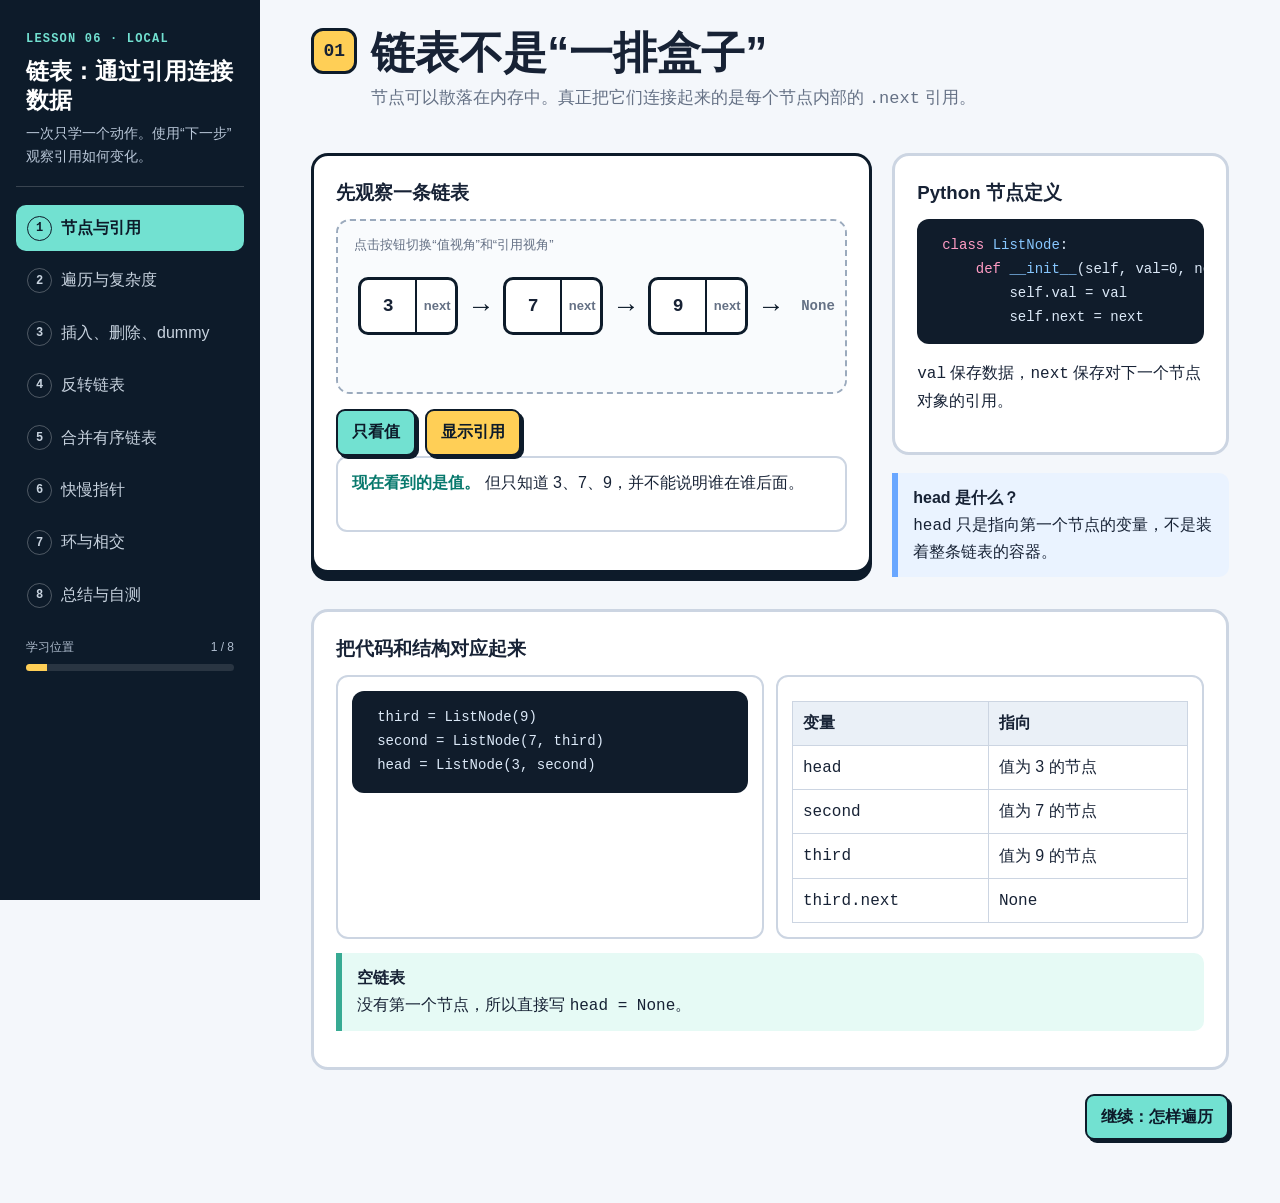
<file: interactive/06-linked-list/index.html>
<!doctype html>
<html lang="zh-CN">
<head>
  <meta charset="utf-8">
  <meta name="viewport" content="width=device-width, initial-scale=1">
  <meta name="description" content="第 6 讲：用交互动画学习 Python 链表、引用、反转、dummy 和快慢指针。">
  <title>第 6 讲｜链表交互讲义</title>
  <link rel="icon" href="data:image/svg+xml,%3Csvg xmlns='http://www.w3.org/2000/svg' viewBox='0 0 64 64'%3E%3Crect width='64' height='64' rx='13' fill='%230d1b2a'/%3E%3Crect x='7' y='21' width='17' height='22' rx='4' fill='%2372e1d1'/%3E%3Crect x='40' y='21' width='17' height='22' rx='4' fill='%23ffcf56'/%3E%3Cpath d='M24 32h14m-5-5 5 5-5 5' stroke='white' stroke-width='4' fill='none'/%3E%3C/svg%3E">
  <style>
    :root{--navy:#0d1b2a;--navy2:#15283d;--paper:#f4f7fb;--white:#fff;--ink:#172235;--muted:#657185;--line:#ccd5e2;--cyan:#72e1d1;--yellow:#ffcf56;--orange:#ff8b6a;--blue:#69a7ff;--green:#87d37c;--purple:#b69cff;--shadow:0 8px 0 #0d1b2a}
    *{box-sizing:border-box}html{scroll-behavior:smooth}body{margin:0;background:var(--paper);color:var(--ink);font:16px/1.65 Inter,"PingFang SC","Microsoft YaHei",sans-serif}button{font:inherit}button:focus-visible,a:focus-visible{outline:4px solid var(--blue);outline-offset:3px}
    .app{min-height:100vh;display:grid;grid-template-columns:260px minmax(0,1fr)}
    aside{position:sticky;top:0;height:100vh;background:var(--navy);color:#fff;padding:24px 16px;overflow:auto}.course-mark{padding:0 10px 18px;border-bottom:1px solid #ffffff2e}.course-mark small{color:var(--cyan);font:800 12px ui-monospace,Consolas,monospace;letter-spacing:.1em}.course-mark h1{font-size:23px;line-height:1.25;margin:7px 0}.course-mark p{color:#b9c7d8;font-size:14px;margin:0}.chapter-nav{display:grid;gap:6px;margin-top:18px}.chapter-btn{width:100%;border:0;border-radius:10px;background:transparent;color:#c8d3df;text-align:left;padding:10px 11px;cursor:pointer;display:grid;grid-template-columns:27px 1fr;gap:7px;align-items:center}.chapter-btn span:first-child{display:grid;place-items:center;width:25px;height:25px;border:1px solid #ffffff45;border-radius:50%;font:700 12px ui-monospace,Consolas,monospace}.chapter-btn:hover{background:#ffffff10;color:#fff}.chapter-btn.active{background:var(--cyan);color:var(--navy);font-weight:800}.chapter-btn.active span:first-child{border-color:var(--navy)}.progress-wrap{margin:20px 10px 0}.progress-label{display:flex;justify-content:space-between;color:#aebccd;font-size:12px}.progress-track{height:7px;background:#ffffff1d;border-radius:99px;margin-top:6px;overflow:hidden}.progress-bar{height:100%;background:var(--yellow);width:10%;transition:.25s width}
    main{min-width:0;padding:28px clamp(18px,4vw,58px) 70px}.chapter{display:none;max-width:1050px;margin:auto}.chapter.active{display:block;animation:fade .25s ease}.chapter-head{display:flex;gap:14px;align-items:flex-start;margin-bottom:22px}.chapter-index{flex:0 0 auto;display:grid;place-items:center;width:46px;height:46px;border:3px solid var(--navy);border-radius:12px;background:var(--yellow);font:900 18px ui-monospace,Consolas,monospace}.chapter h2{font-size:clamp(28px,4vw,44px);line-height:1.12;margin:0 0 7px}.chapter-head p{margin:0;color:var(--muted);font-size:17px;max-width:760px}.card{background:var(--white);border:3px solid var(--navy);border-radius:17px;box-shadow:var(--shadow);padding:22px;margin:18px 0}.card.flat{box-shadow:none;border-color:var(--line)}.card h3{margin:0 0 10px}.lesson-grid{display:grid;grid-template-columns:minmax(0,1.25fr) minmax(290px,.75fr);gap:20px}.note{border-left:6px solid var(--blue);background:#eaf3ff;border-radius:0 10px 10px 0;padding:12px 15px;margin:14px 0}.note.warning{border-color:var(--orange);background:#fff0eb}.note.good{border-color:#37aa93;background:#e6faf5}.note strong{display:block}.mono{font-family:ui-monospace,SFMono-Regular,Consolas,monospace}.controls{display:flex;flex-wrap:wrap;gap:9px;margin-top:15px}.btn{border:2px solid var(--navy);border-radius:9px;background:#fff;color:var(--navy);padding:8px 14px;font-weight:800;cursor:pointer;box-shadow:3px 3px 0 var(--navy);transition:.12s}.btn:hover{transform:translate(-1px,-1px);box-shadow:4px 4px 0 var(--navy)}.btn:active{transform:translate(2px,2px);box-shadow:1px 1px 0 var(--navy)}.btn.primary{background:var(--cyan)}.btn.yellow{background:var(--yellow)}.btn.orange{background:var(--orange);color:#fff}.btn:disabled{opacity:.45;cursor:not-allowed;transform:none}
    .code{margin:0;background:#101c2b;color:#dce9f8;border-radius:12px;padding:15px;overflow:auto;font:14px/1.7 ui-monospace,SFMono-Regular,Consolas,monospace}.code-line{display:block;padding:0 7px;border-left:3px solid transparent;white-space:pre}.code-line.hot{background:#72e1d121;border-color:var(--cyan);color:#fff}.kw{color:#ff9cc4}.fn{color:#87c7ff}.cm{color:#8796aa}.var{color:#ffda7b}
    .stage{min-height:230px;border:2px dashed #9baabd;border-radius:14px;background:#f9fbfd;padding:56px 20px 28px;position:relative;overflow:auto}.stage.compact{min-height:175px}.chain{display:flex;align-items:center;gap:9px;min-width:max-content}.node{position:relative;display:grid;grid-template-columns:54px 42px;width:100px;height:58px;border:3px solid var(--navy);border-radius:10px;background:#fff;transition:.3s transform,.3s background,.3s opacity}.node .value,.node .next{display:grid;place-items:center;font-weight:900}.node .value{font:900 18px ui-monospace,Consolas,monospace}.node .next{border-left:2px solid var(--navy);color:var(--muted);font-size:13px}.node.active{background:var(--yellow);transform:translateY(-5px)}.node.done{background:var(--cyan)}.node.removed{background:#ffddd5;opacity:.35;transform:translateY(16px)}.node.new{background:var(--purple)}.node.slow{box-shadow:0 0 0 5px var(--green)}.node.fast{outline:5px solid var(--orange);outline-offset:2px}.arrow{font-size:27px;font-weight:900;color:var(--navy);transition:.25s}.arrow.reversed{transform:rotate(180deg);color:#137e70}.null{font:800 14px ui-monospace,Consolas,monospace;color:var(--muted);padding:8px}.pointer{position:absolute;top:-38px;left:50%;transform:translateX(-50%);white-space:nowrap;font:800 13px ui-monospace,Consolas,monospace;color:#006e63}.pointer::after{content:"↓";display:block;text-align:center;font-size:20px;line-height:15px}.pointer.below{top:auto;bottom:-47px;color:#ce5436}.pointer.below::after{content:"↑";position:absolute;top:-20px;width:100%}.address{position:absolute;bottom:-24px;width:100%;text-align:center;color:#7d8999;font:12px ui-monospace,Consolas,monospace}.stage-label{position:absolute;top:13px;left:16px;color:var(--muted);font-size:13px}.explanation{min-height:76px;border:2px solid var(--line);border-radius:11px;padding:12px 14px;background:#fff}.explanation b{color:#08796d}
    .memory-table{width:100%;border-collapse:collapse;margin-top:10px}.memory-table th,.memory-table td{border:1px solid var(--line);padding:8px 10px;text-align:left}.memory-table th{background:#eaf0f7}.compare{display:grid;grid-template-columns:1fr 1fr;gap:12px}.compare article{border:2px solid var(--line);border-radius:12px;padding:14px}.compare h4{margin:0 0 8px}.tag{display:inline-block;border:2px solid var(--navy);border-radius:999px;padding:2px 9px;font:800 13px ui-monospace,Consolas,monospace}.tag.o1{background:var(--cyan)}.tag.on{background:var(--yellow)}
    .invariant{background:var(--yellow);border:3px solid var(--navy);border-radius:13px;padding:14px 16px;margin:14px 0}.invariant b{display:block;font-size:13px;text-transform:uppercase;letter-spacing:.08em}.step-list{counter-reset:step;display:grid;gap:9px;padding:0}.step-list li{list-style:none;display:grid;grid-template-columns:32px 1fr;gap:9px;align-items:start}.step-list li::before{counter-increment:step;content:counter(step);display:grid;place-items:center;width:28px;height:28px;border-radius:50%;background:var(--navy);color:#fff;font-weight:800}.step-list code{background:#eaf0f7;padding:2px 5px;border-radius:5px}
    .identity-demo{display:grid;grid-template-columns:1fr auto 1fr;gap:12px;align-items:center}.identity-card{border:2px solid var(--navy);border-radius:12px;padding:14px;text-align:center}.identity-card .mini-node{display:inline-grid;place-items:center;width:58px;height:48px;border:3px solid var(--navy);border-radius:9px;background:var(--yellow);font-weight:900}.identity-result{font-weight:900;text-align:center}.checklist{display:grid;grid-template-columns:1fr 1fr;gap:10px}.check{border:2px solid var(--line);border-radius:10px;background:#fff;padding:11px}.check input{accent-color:#168b7d;width:18px;height:18px;vertical-align:-3px;margin-right:7px}.quiz{display:grid;gap:12px}.question{border:2px solid var(--line);border-radius:12px;padding:14px;background:#fff}.question p{font-weight:800;margin-top:0}.answer-row{display:flex;flex-wrap:wrap;gap:7px}.choice{border:2px solid var(--line);border-radius:8px;background:#fff;padding:7px 10px;cursor:pointer}.choice.correct{background:var(--cyan);border-color:var(--navy)}.choice.wrong{background:#ffdcd4;border-color:var(--orange)}.feedback{min-height:25px;color:var(--muted);margin-top:7px}.next-chapter{display:flex;justify-content:flex-end;margin-top:24px}.kbd{border:1px solid #9eabba;border-bottom-width:3px;border-radius:5px;padding:1px 6px;background:#fff;font-size:13px}
    @keyframes fade{from{opacity:0;transform:translateY(5px)}to{opacity:1;transform:none}}
    @media(max-width:900px){.app{grid-template-columns:1fr}aside{position:static;height:auto;padding:14px}.course-mark{padding-bottom:10px}.chapter-nav{display:flex;overflow-x:auto;margin-top:10px}.chapter-btn{width:auto;min-width:max-content}.progress-wrap{display:none}main{padding-top:22px}.lesson-grid{grid-template-columns:1fr}}
    @media(max-width:560px){.compare,.checklist{grid-template-columns:1fr}.card{padding:15px}.stage{padding-left:12px;padding-right:12px}.identity-demo{grid-template-columns:1fr}.identity-result{transform:rotate(90deg)}}
    @media(prefers-reduced-motion:reduce){*{animation-duration:.01ms!important;transition-duration:.01ms!important;scroll-behavior:auto!important}}
  </style>
</head>
<body>
<div class="app">
  <aside>
    <div class="course-mark"><small>LESSON 06 · LOCAL</small><h1>链表：通过引用连接数据</h1><p>一次只学一个动作。使用“下一步”观察引用如何变化。</p></div>
    <nav class="chapter-nav" aria-label="课程章节">
      <button class="chapter-btn active" data-chapter="0"><span>1</span><span>节点与引用</span></button>
      <button class="chapter-btn" data-chapter="1"><span>2</span><span>遍历与复杂度</span></button>
      <button class="chapter-btn" data-chapter="2"><span>3</span><span>插入、删除、dummy</span></button>
      <button class="chapter-btn" data-chapter="3"><span>4</span><span>反转链表</span></button>
      <button class="chapter-btn" data-chapter="4"><span>5</span><span>合并有序链表</span></button>
      <button class="chapter-btn" data-chapter="5"><span>6</span><span>快慢指针</span></button>
      <button class="chapter-btn" data-chapter="6"><span>7</span><span>环与相交</span></button>
      <button class="chapter-btn" data-chapter="7"><span>8</span><span>总结与自测</span></button>
    </nav>
    <div class="progress-wrap"><div class="progress-label"><span>学习位置</span><span id="progressText">1 / 8</span></div><div class="progress-track"><div class="progress-bar" id="progressBar"></div></div></div>
  </aside>

  <main>
    <section class="chapter active" data-panel="0">
      <header class="chapter-head"><div class="chapter-index">01</div><div><h2>链表不是“一排盒子”</h2><p>节点可以散落在内存中。真正把它们连接起来的是每个节点内部的 <code>.next</code> 引用。</p></div></header>
      <div class="lesson-grid">
        <div class="card"><h3>先观察一条链表</h3><div class="stage compact"><span class="stage-label">点击按钮切换“值视角”和“引用视角”</span><div class="chain" id="introChain"></div></div><div class="controls"><button class="btn primary" id="introValues">只看值</button><button class="btn yellow" id="introRefs">显示引用</button></div><div class="explanation" id="introExplain"><b>现在看到的是值。</b> 但只知道 3、7、9，并不能说明谁在谁后面。</div></div>
        <div><div class="card flat"><h3>Python 节点定义</h3><pre class="code"><code><span class="code-line"><span class="kw">class</span> <span class="fn">ListNode</span>:</span><span class="code-line">    <span class="kw">def</span> <span class="fn">__init__</span>(self, val=0, next=None):</span><span class="code-line">        self.val = val</span><span class="code-line">        self.next = next</span></code></pre><p><code>val</code> 保存数据，<code>next</code> 保存对下一个节点对象的引用。</p></div><div class="note"><strong>head 是什么？</strong><code>head</code> 只是指向第一个节点的变量，不是装着整条链表的容器。</div></div>
      </div>
      <div class="card flat"><h3>把代码和结构对应起来</h3><div class="compare"><article><pre class="code"><code><span class="code-line">third = ListNode(9)</span><span class="code-line">second = ListNode(7, third)</span><span class="code-line">head = ListNode(3, second)</span></code></pre></article><article><table class="memory-table"><tr><th>变量</th><th>指向</th></tr><tr><td><code>head</code></td><td>值为 3 的节点</td></tr><tr><td><code>second</code></td><td>值为 7 的节点</td></tr><tr><td><code>third</code></td><td>值为 9 的节点</td></tr><tr><td><code>third.next</code></td><td><code>None</code></td></tr></table></article></div><div class="note good"><strong>空链表</strong>没有第一个节点，所以直接写 <code>head = None</code>。</div></div>
      <div class="next-chapter"><button class="btn primary next-btn">继续：怎样遍历</button></div>
    </section>

    <section class="chapter" data-panel="1">
      <header class="chapter-head"><div class="chapter-index">02</div><div><h2>遍历：让 current 沿着 next 走</h2><p>数组用下标移动；链表只能从当前节点取得下一个节点。</p></div></header>
      <div class="lesson-grid"><div class="card"><h3>单步执行</h3><div class="stage compact"><span class="stage-label">current 指向“下一个尚未处理的节点”</span><div class="chain" id="traverseChain"></div></div><div class="controls"><button class="btn primary" id="traverseNext">下一步</button><button class="btn" id="traverseReset">重置</button></div><div class="explanation" id="traverseExplain"></div></div><div><pre class="code" id="traverseCode"><code><span class="code-line" data-t="init">result = []</span><span class="code-line" data-t="init">current = head</span><span class="code-line"></span><span class="code-line" data-t="check"><span class="kw">while</span> current <span class="kw">is not</span> None:</span><span class="code-line" data-t="read">    result.append(current.val)</span><span class="code-line" data-t="move">    current = current.next</span><span class="code-line"></span><span class="code-line" data-t="return"><span class="kw">return</span> result</span></code></pre><div class="invariant"><b>循环不变量</b><code>current</code> 指向下一个尚未处理的节点；<code>result</code> 保存此前节点的值。</div></div></div>
      <div class="card flat"><h3>为什么不能写 <code>while current.next:</code>？</h3><div class="compare"><article><h4>空链表会报错</h4><p>当 <code>current is None</code> 时，读取 <code>current.next</code> 相当于读取 <code>None.next</code>。</p></article><article><h4>会漏掉最后一个节点</h4><p>最后一个节点的 <code>next</code> 是 <code>None</code>，循环不会进入，因此它的值没有被处理。</p></article></div></div>
      <div class="card flat"><h3>链表和 Python list 的取舍</h3><table class="memory-table"><tr><th>操作</th><th>Python list</th><th>单链表</th></tr><tr><td>访问第 i 个</td><td><span class="tag o1">O(1)</span></td><td><span class="tag on">O(i)</span></td></tr><tr><td>已知节点后插入</td><td>可能搬动元素</td><td><span class="tag o1">O(1)</span></td></tr><tr><td>查找某个值</td><td><span class="tag on">O(n)</span></td><td><span class="tag on">O(n)</span></td></tr></table><p class="note warning"><strong>重要前提</strong>链表的 O(1) 插入要求你已经拿到了正确节点。如果还要先寻找它，总时间仍然可能是 O(n)。</p></div>
      <div class="next-chapter"><button class="btn primary next-btn">继续：修改 next</button></div>
    </section>

    <section class="chapter" data-panel="2">
      <header class="chapter-head"><div class="chapter-index">03</div><div><h2>插入与删除：顺序决定会不会丢节点</h2><p>修改引用前，先问自己：原来的后继节点还能找到吗？</p></div></header>
      <div class="card"><h3>在 A 和 C 之间插入 B</h3><div class="stage compact"><span class="stage-label" id="insertLabel">初始：A.next 指向 C</span><div class="chain" id="insertChain"></div></div><div class="controls"><button class="btn primary" id="insertNext">下一步</button><button class="btn" id="insertReset">重置</button></div><div class="explanation" id="insertExplain"></div></div>
      <div class="lesson-grid"><div><ol class="step-list"><li><div><b>创建 B</b><br><code>b = ListNode("B")</code></div></li><li><div><b>让 B 先接住 C</b><br><code>b.next = a.next</code></div></li><li><div><b>再让 A 指向 B</b><br><code>a.next = b</code></div></li></ol><div class="note warning"><strong>危险写法</strong>如果直接覆盖 <code>a.next = b</code>，又没有提前保存 C，原链表后半段就可能丢失。</div></div><div><h3>删除已知节点的下一个节点</h3><pre class="code"><code><span class="code-line"><span class="cm"># A → B → C</span></span><span class="code-line">a.next = a.next.next</span><span class="code-line"><span class="cm"># A ─────→ C</span></span></code></pre><p>Python 中没有其他引用指向 B 时，它最终会被垃圾回收，不需要手动 <code>free</code>。</p></div></div>
      <div class="card"><h3>dummy：把“删除头节点”变成普通删除</h3><div class="stage compact"><div class="chain" id="dummyChain"></div></div><div class="controls"><button class="btn orange" id="dummyNext">删除一个 target=1</button><button class="btn" id="dummyReset">重置</button></div><div class="explanation" id="dummyExplain"></div><pre class="code" style="margin-top:14px"><code><span class="code-line">dummy = ListNode(0, head)</span><span class="code-line">current = dummy</span><span class="code-line"><span class="kw">while</span> current.next:</span><span class="code-line">    <span class="kw">if</span> current.next.val == target:</span><span class="code-line">        current.next = current.next.next</span><span class="code-line">    <span class="kw">else</span>:</span><span class="code-line">        current = current.next</span><span class="code-line"><span class="kw">return</span> dummy.next</span></code></pre><div class="note"><strong>删除后为什么 current 不前进？</strong>新的 <code>current.next</code> 仍可能等于 target。连续的目标节点需要继续由同一个前驱删除。</div></div>
      <div class="next-chapter"><button class="btn primary next-btn">继续：反转链表</button></div>
    </section>

    <section class="chapter" data-panel="3">
      <header class="chapter-head"><div class="chapter-index">04</div><div><h2>反转链表：三个引用保住整条链</h2><p>这是本讲最重要的题。不要背六行代码，要能说清 previous、current、next_node 分别指向哪里。</p></div></header>
      <div class="card"><h3>逐行反转 1 → 2 → 3</h3><div class="stage"><span class="stage-label">黄色=current，绿色=已经反转部分，紫色边框=暂存的 next_node</span><div class="chain" id="reverseChain"></div></div><div class="controls"><button class="btn primary" id="reverseNext">执行下一行</button><button class="btn yellow" id="reverseRound">执行一整轮</button><button class="btn" id="reverseReset">重置</button></div><div class="explanation" id="reverseExplain"></div></div>
      <div class="lesson-grid"><pre class="code" id="reverseCode"><code><span class="code-line" data-r="init">previous = None</span><span class="code-line" data-r="init">current = head</span><span class="code-line"></span><span class="code-line" data-r="loop"><span class="kw">while</span> current <span class="kw">is not</span> None:</span><span class="code-line" data-r="save">    next_node = current.next</span><span class="code-line" data-r="flip">    current.next = previous</span><span class="code-line" data-r="prev">    previous = current</span><span class="code-line" data-r="cur">    current = next_node</span><span class="code-line"></span><span class="code-line" data-r="return"><span class="kw">return</span> previous</span></code></pre><div><ol class="step-list"><li><div><b>保存后续</b><br><code>next_node = current.next</code></div></li><li><div><b>反转箭头</b><br><code>current.next = previous</code></div></li><li><div><b>previous 前进</b><br><code>previous = current</code></div></li><li><div><b>current 前进</b><br><code>current = next_node</code></div></li></ol></div></div>
      <div class="invariant"><b>反转循环不变量</b><code>previous</code> 是已反转部分的头；<code>current</code> 是未处理部分的头。两部分合起来仍包含原链表全部节点。</div>
      <div class="compare"><article><h4>时间</h4><p><span class="tag on">O(n)</span> 每个节点只处理一次。</p></article><article><h4>额外空间</h4><p><span class="tag o1">O(1)</span> 只使用固定数量的引用变量。</p></article></div>
      <div class="next-chapter"><button class="btn primary next-btn">继续：合并链表</button></div>
    </section>

    <section class="chapter" data-panel="4">
      <header class="chapter-head"><div class="chapter-index">05</div><div><h2>合并两个有序链表</h2><p>每次比较两个“未合并部分的第一个节点”，把较小者接到 tail 后面。</p></div></header>
      <div class="card"><h3>让 tail 构造有序前缀</h3><div class="stage"><span class="stage-label" id="mergeLabel">list1: 1→3→5　list2: 2→4→6</span><div id="mergeRows"></div></div><div class="controls"><button class="btn primary" id="mergeNext">选择较小节点</button><button class="btn" id="mergeReset">重置</button></div><div class="explanation" id="mergeExplain"></div></div>
      <div class="lesson-grid"><pre class="code"><code><span class="code-line">dummy = ListNode()</span><span class="code-line">tail = dummy</span><span class="code-line"><span class="kw">while</span> list1 <span class="kw">and</span> list2:</span><span class="code-line">    <span class="kw">if</span> list1.val &lt;= list2.val:</span><span class="code-line">        tail.next = list1</span><span class="code-line">        list1 = list1.next</span><span class="code-line">    <span class="kw">else</span>:</span><span class="code-line">        tail.next = list2</span><span class="code-line">        list2 = list2.next</span><span class="code-line">    tail = tail.next</span><span class="code-line">tail.next = list1 <span class="kw">or</span> list2</span><span class="code-line"><span class="kw">return</span> dummy.next</span></code></pre><div><div class="invariant"><b>循环不变量</b><code>dummy.next</code> 到 <code>tail</code> 是已经确定的有序前缀；list1、list2 指向各自尚未合并的第一个节点。</div><div class="note good"><strong>为什么剩余部分可以整体接上？</strong>一个链表耗尽后，另一个链表本身已经有序，而且所有节点都不小于已合并前缀的尾部。</div></div></div>
      <div class="next-chapter"><button class="btn primary next-btn">继续：快慢指针</button></div>
    </section>

    <section class="chapter" data-panel="5">
      <header class="chapter-head"><div class="chapter-index">06</div><div><h2>快慢指针：用速度差制造信息</h2><p>slow 每次一步，fast 每次两步。fast 到末尾时，slow 恰好走到中间附近。</p></div></header>
      <div class="card"><h3>寻找中点：1 → 2 → 3 → 4 → 5 → 6</h3><div class="stage compact"><span class="stage-label">绿色框=slow，橙色框=fast</span><div class="chain" id="middleChain"></div></div><div class="controls"><button class="btn primary" id="middleNext">走一轮</button><button class="btn" id="middleReset">重置</button></div><div class="explanation" id="middleExplain"></div></div>
      <div class="lesson-grid"><pre class="code"><code><span class="code-line">slow = head</span><span class="code-line">fast = head</span><span class="code-line"><span class="kw">while</span> fast <span class="kw">is not</span> None \</span><span class="code-line">      <span class="kw">and</span> fast.next <span class="kw">is not</span> None:</span><span class="code-line">    slow = slow.next</span><span class="code-line">    fast = fast.next.next</span><span class="code-line"><span class="kw">return</span> slow</span></code></pre><div><div class="note warning"><strong>条件顺序不能反</strong>先确认 <code>fast</code> 不是 None，才能安全读取 <code>fast.next</code>。</div><p>偶数个节点时，这个版本返回第二个中点。上面的 6 个节点最终返回节点 4。</p></div></div>
      <div class="card flat"><h3>为什么是中点？</h3><p>每一轮 slow 走 1 步，fast 走 2 步。设 slow 走了 <code>k</code> 步，fast 就走了约 <code>2k</code> 步。fast 到达长度 <code>n</code> 附近时，slow 走了约 <code>n/2</code>。</p></div>
      <div class="next-chapter"><button class="btn primary next-btn">继续：环与相交</button></div>
    </section>

    <section class="chapter" data-panel="6">
      <header class="chapter-head"><div class="chapter-index">07</div><div><h2>环与相交：比较的是身份，不是值</h2><p>两个不同节点可以都保存 7。链表相遇、相交和成环关注的是它们是否为同一个对象。</p></div></header>
      <div class="card"><h3>快慢指针判断环</h3><div class="stage compact"><span class="stage-label">模拟结构：1 → 2 → 3 → 4 → 2 …</span><div class="chain" id="cycleChain"></div></div><div class="controls"><button class="btn primary" id="cycleNext">走一轮</button><button class="btn" id="cycleReset">重置</button></div><div class="explanation" id="cycleExplain"></div><div class="note"><strong>为什么一定相遇？</strong>进入有限长度的环后，fast 每轮相对 slow 多走 1 步，所以它会逐格追上 slow。</div></div>
      <div class="lesson-grid"><pre class="code"><code><span class="code-line"><span class="kw">def</span> <span class="fn">has_cycle</span>(head):</span><span class="code-line">    slow = fast = head</span><span class="code-line">    <span class="kw">while</span> fast <span class="kw">and</span> fast.next:</span><span class="code-line">        slow = slow.next</span><span class="code-line">        fast = fast.next.next</span><span class="code-line">        <span class="kw">if</span> slow <span class="kw">is</span> fast:</span><span class="code-line">            <span class="kw">return</span> True</span><span class="code-line">    <span class="kw">return</span> False</span></code></pre><div class="card flat" style="margin:0"><h3><code>==</code> 与 <code>is</code></h3><div class="identity-demo"><div class="identity-card">node1<br><span class="mini-node">7</span></div><div class="identity-result">值可能相等<br>对象并非相同</div><div class="identity-card">node2<br><span class="mini-node">7</span></div></div><p><code>node1.val == node2.val</code> 可能为真，但 <code>node1 is node2</code> 为假。</p></div></div>
      <div class="card"><h3>链表相交：走完自己的路，再走对方的路</h3><pre class="code"><code><span class="code-line">a, b = head_a, head_b</span><span class="code-line"><span class="kw">while</span> a <span class="kw">is not</span> b:</span><span class="code-line">    a = head_b <span class="kw">if</span> a <span class="kw">is</span> None <span class="kw">else</span> a.next</span><span class="code-line">    b = head_a <span class="kw">if</span> b <span class="kw">is</span> None <span class="kw">else</span> b.next</span><span class="code-line"><span class="kw">return</span> a</span></code></pre><p>若长度分别是 m、n，两个指针最终都走过 m+n 的对齐路径。它们会在共同节点相遇；没有交点时，会在共同的 <code>None</code> 相遇。</p></div>
      <div class="next-chapter"><button class="btn primary next-btn">继续：总结与自测</button></div>
    </section>

    <section class="chapter" data-panel="7">
      <header class="chapter-head"><div class="chapter-index">08</div><div><h2>先画引用，再写代码</h2><p>链表题不是靠脑内想象硬撑。把变量名画在节点旁边，引用变化会清楚很多。</p></div></header>
      <div class="card flat"><h3>做题前检查表</h3><div class="checklist"><label class="check"><input type="checkbox">当前变量指向哪个节点？</label><label class="check"><input type="checkbox">修改 next 后还能找到原后继吗？</label><label class="check"><input type="checkbox">头节点是否可能变化？</label><label class="check"><input type="checkbox">是否需要 dummy？</label><label class="check"><input type="checkbox">删除后指针应不应该前进？</label><label class="check"><input type="checkbox">比较的是值还是节点身份？</label><label class="check"><input type="checkbox">空链表、单节点会怎样？</label><label class="check"><input type="checkbox">最终应该返回哪个头？</label></div></div>
      <div class="card"><h3>理解自测</h3><div class="quiz">
        <div class="question" data-answer="b"><p>1. 反转链表时，为什么要先保存 next_node？</p><div class="answer-row"><button class="choice" data-choice="a">为了计算节点数量</button><button class="choice" data-choice="b">防止修改 current.next 后丢失剩余链表</button></div><div class="feedback"></div></div>
        <div class="question" data-answer="a"><p>2. 删除连续的目标节点后，为什么 current 不立刻前进？</p><div class="answer-row"><button class="choice" data-choice="a">新的 current.next 仍可能需要删除</button><button class="choice" data-choice="b">因为链表不能移动指针</button></div><div class="feedback"></div></div>
        <div class="question" data-answer="b"><p>3. 判断两条链表是否相交，应比较什么？</p><div class="answer-row"><button class="choice" data-choice="a">节点的 val</button><button class="choice" data-choice="b">是否指向同一个节点对象</button></div><div class="feedback"></div></div>
        <div class="question" data-answer="a"><p>4. 已知插入位置的前驱节点时，单链表插入的复杂度是？</p><div class="answer-row"><button class="choice" data-choice="a">O(1)</button><button class="choice" data-choice="b">O(n)</button></div><div class="feedback"></div></div>
      </div></div>
      <div class="card"><h3>从空白重写时，先写这四句</h3><pre class="code"><code><span class="code-line"><span class="cm"># previous：已反转部分的头</span></span><span class="code-line"><span class="cm"># current：未处理部分的头</span></span><span class="code-line"><span class="cm"># 修改 current.next 前先保存后继</span></span><span class="code-line"><span class="cm"># 循环结束返回 previous</span></span></code></pre><p>如果这四句话能够独立写出，反转链表代码通常会自然跟出来。</p></div>
      <div class="controls"><button class="btn primary" id="restartCourse">回到第一章</button><span style="align-self:center;color:var(--muted)">也可以按 <span class="kbd">←</span> <span class="kbd">→</span> 切换章节</span></div>
    </section>
  </main>
</div>

<script>
  const $=(s,r=document)=>r.querySelector(s), $$=(s,r=document)=>[...r.querySelectorAll(s)];
  const vals=['3','7','9'];
  function nodesHTML(values,opts={}){return values.map((v,i)=>{const cls=['node',opts.active===i?'active':'',opts.done?.includes(i)?'done':'',opts.removed?.includes(i)?'removed':'',opts.new===i?'new':'',opts.slow===i?'slow':'',opts.fast===i?'fast':''].filter(Boolean).join(' ');const pointer=(opts.pointers?.[i]||[]).map((p,j)=>`<span class="pointer ${j?'below':''}">${p}</span>`).join('');const address=opts.addresses?`<span class="address">${opts.addresses[i]}</span>`:'';return `<div class="node ${cls.replace('node ','')}">${pointer}<span class="value">${v}</span><span class="next">next</span>${address}</div>${i<values.length-1?`<span class="arrow ${opts.reversed?.includes(i)?'reversed':''}">→</span>`:''}`}).join('')+(opts.null===false?'':'<span class="arrow">→</span><span class="null">None</span>')}
  function setHot(root,key,attr){$$('.code-line',root).forEach(l=>l.classList.toggle('hot',l.dataset[attr]===key))}

  // Chapters
  let chapter=0;const total=8;
  function showChapter(i){chapter=Math.max(0,Math.min(total-1,i));$$('.chapter').forEach((p,n)=>p.classList.toggle('active',n===chapter));$$('.chapter-btn').forEach((b,n)=>b.classList.toggle('active',n===chapter));$('#progressText').textContent=`${chapter+1} / ${total}`;$('#progressBar').style.width=`${(chapter+1)/total*100}%`;scrollTo({top:0,behavior:'smooth'})}
  $$('.chapter-btn').forEach((b,i)=>b.onclick=()=>showChapter(i));$$('.next-btn').forEach(b=>b.onclick=()=>showChapter(chapter+1));$('#restartCourse').onclick=()=>showChapter(0);addEventListener('keydown',e=>{if(['INPUT','TEXTAREA'].includes(document.activeElement.tagName))return;if(e.key==='ArrowRight')showChapter(chapter+1);if(e.key==='ArrowLeft')showChapter(chapter-1)});

  // Intro
  function intro(showRefs=false){$('#introChain').innerHTML=nodesHTML(vals,{addresses:showRefs?['0xA1','0xF4','0xC8']:null,pointers:showRefs?{0:['head']}:null});$('#introExplain').innerHTML=showRefs?'<b>现在看到的是引用。</b> 节点不必相邻存放；3 的 next 保存对 7 节点的引用，7 的 next 再指向 9。':'<b>现在看到的是值。</b> 但只知道 3、7、9，并不能说明谁在谁后面。'}
  $('#introValues').onclick=()=>intro(false);$('#introRefs').onclick=()=>intro(true);intro();

  // Traverse
  let tStep=0;function renderTraverse(){const i=Math.min(tStep,3),done=[...Array(Math.min(tStep,3)).keys()];$('#traverseChain').innerHTML=nodesHTML(vals,{active:tStep<3?i:null,done,pointers:tStep<3?{[i]:['current']}:null});const messages=[['current 指向节点 3，result 还是空列表。','init'],['读取 3，result = [3]；然后 current 移到节点 7。','read'],['读取 7，result = [3, 7]；然后 current 移到节点 9。','read'],['读取 9，随后 current 变为 None。','move'],['current is None，循环结束，返回 [3, 7, 9]。','return']];$('#traverseExplain').innerHTML=`<b>步骤 ${tStep}：</b>${messages[tStep][0]}`;setHot($('#traverseCode'),messages[tStep][1],'t');$('#traverseNext').disabled=tStep===4}
  $('#traverseNext').onclick=()=>{if(tStep<4)tStep++;renderTraverse()};$('#traverseReset').onclick=()=>{tStep=0;renderTraverse()};renderTraverse();

  // Insert
  let iStep=0;function renderInsert(){let html;if(iStep===0)html=nodesHTML(['A','C']);else if(iStep===1)html=nodesHTML(['A','C'],{null:true})+'<span style="width:25px"></span>'+nodesHTML(['B'],{new:0});else if(iStep===2)html=nodesHTML(['A','C'],{null:true})+'<span style="width:25px"></span>'+nodesHTML(['B'],{new:0,pointers:{0:['B.next → C']}});else html=nodesHTML(['A','B','C'],{new:1});$('#insertChain').innerHTML=html;const msg=['A.next 目前指向 C。','创建新节点 B，但它还没有接入链表。','先执行 b.next = a.next，让 B 接住原来的 C。','再执行 a.next = b，得到 A → B → C。'];$('#insertExplain').innerHTML=`<b>步骤 ${iStep}：</b>${msg[iStep]}`;$('#insertLabel').textContent=msg[iStep];$('#insertNext').disabled=iStep===3}
  $('#insertNext').onclick=()=>{if(iStep<3)iStep++;renderInsert()};$('#insertReset').onclick=()=>{iStep=0;renderInsert()};renderInsert();

  // Dummy removal
  let dVals=['dummy','1','1','2','3'];function renderDummy(message='current 从 dummy 开始，检查的是 current.next。'){const idx=dVals.indexOf('1');$('#dummyChain').innerHTML=nodesHTML(dVals,{active:0,pointers:{0:['current']},null:true});$('#dummyExplain').innerHTML=`<b>状态：</b>${message}`;$('#dummyNext').disabled=idx<0}
  $('#dummyNext').onclick=()=>{const idx=dVals.indexOf('1');if(idx>=0){dVals.splice(idx,1);renderDummy('执行 current.next = current.next.next。current 不移动，继续检查新的 current.next。')}};$('#dummyReset').onclick=()=>{dVals=['dummy','1','1','2','3'];renderDummy()};renderDummy();

  // Reverse
  let rState;function resetReverse(){rState={links:[1,2,null],current:0,previous:null,saved:null,phase:0,finished:false};renderReverse('初始化：previous=None，current 指向 1。','init')}
  function chainOrder(start,links){const out=[],seen=new Set();let p=start;while(p!==null&&!seen.has(p)){out.push(p);seen.add(p);p=links[p]}return out}
  function renderReverse(message,hot){const nodes=['1','2','3'];const un=chainOrder(rState.current,rState.links),rev=chainOrder(rState.previous,rState.links);let order=[...rev.slice().reverse(),...un];if(!order.length)order=[0,1,2];const reversedEdges=[];for(let i=0;i<order.length-1;i++)if(rState.links[order[i]]!==order[i+1])reversedEdges.push(i);const pointers={};order.forEach((orig,idx)=>{const p=[];if(orig===rState.current)p.push('current');if(orig===rState.previous)p.push('previous');if(orig===rState.saved)p.push('next_node');if(p.length)pointers[idx]=p});const done=order.map((orig,idx)=>rState.previous!==null&&rev.includes(orig)?idx:-1).filter(x=>x>=0);const active=order.indexOf(rState.current);$('#reverseChain').innerHTML=nodesHTML(order.map(i=>nodes[i]),{active:active>=0?active:null,done,pointers,reversed:reversedEdges});$('#reverseExplain').innerHTML=`<b>当前动作：</b>${message}`;setHot($('#reverseCode'),hot,'r');$('#reverseNext').disabled=rState.finished;$('#reverseRound').disabled=rState.finished}
  function reverseStep(){if(rState.finished)return;if(rState.current===null){rState.finished=true;renderReverse('current 是 None，返回 previous；新头是节点 3。','return');return}if(rState.phase===0){rState.saved=rState.links[rState.current];rState.phase=1;renderReverse('保存原后继：next_node = current.next。剩余链表不会丢。','save')}else if(rState.phase===1){rState.links[rState.current]=rState.previous;rState.phase=2;renderReverse('反转箭头：current.next = previous。','flip')}else if(rState.phase===2){rState.previous=rState.current;rState.phase=3;renderReverse('previous 前进到刚处理的节点。','prev')}else{rState.current=rState.saved;rState.saved=null;rState.phase=0;if(rState.current===null){rState.finished=true;renderReverse('current 到达 None，反转完成；返回 previous。','return')}else renderReverse('current 前进到之前保存的 next_node，开始下一轮。','cur')}}
  $('#reverseNext').onclick=reverseStep;$('#reverseRound').onclick=()=>{const target=rState.phase===0?4:4-rState.phase;for(let i=0;i<target&&!rState.finished;i++)reverseStep()};$('#reverseReset').onclick=resetReverse;resetReverse();

  // Merge
  let m1,m2,merged;function resetMerge(){m1=[1,3,5];m2=[2,4,6];merged=[];renderMerge('tail 指向 dummy，比较 list1 的 1 和 list2 的 2。')}
  function row(label,arr,color){return `<div style="display:flex;align-items:center;gap:12px;margin:9px 0"><b style="width:70px">${label}</b><div class="chain">${arr.length?nodesHTML(arr.map(String),{null:false}):'<span class="null">空</span>'}</div></div>`}
  function renderMerge(msg){$('#mergeRows').innerHTML=row('结果',merged)+row('list1',m1)+row('list2',m2);$('#mergeExplain').innerHTML=`<b>当前：</b>${msg}`;$('#mergeNext').disabled=!m1.length&&!m2.length}
  $('#mergeNext').onclick=()=>{if(!m1.length&&!m2.length)return;if(!m1.length){merged.push(...m2);m2=[];renderMerge('list1 已空，把 list2 的剩余部分整体接到 tail 后。')}else if(!m2.length){merged.push(...m1);m1=[];renderMerge('list2 已空，把 list1 的剩余部分整体接到 tail 后。')}else if(m1[0]<=m2[0]){const x=m1.shift();merged.push(x);renderMerge(`${x} 较小：tail.next = list1，然后 list1 和 tail 各前进一步。`)}else{const x=m2.shift();merged.push(x);renderMerge(`${x} 较小：tail.next = list2，然后 list2 和 tail 各前进一步。`)}};$('#mergeReset').onclick=resetMerge;resetMerge();

  // Middle
  let slow=0,fast=0;function renderMiddle(msg='slow 和 fast 都从 head 出发。'){const values=['1','2','3','4','5','6'];$('#middleChain').innerHTML=nodesHTML(values,{slow,fast:fast<values.length?fast:null,pointers:{[slow]:['slow'],...(fast<values.length?{[fast]:slow===fast?['slow / fast']:['fast']}:{})}});$('#middleExplain').innerHTML=`<b>状态：</b>${msg}`;$('#middleNext').disabled=fast>=5}
  $('#middleNext').onclick=()=>{slow++;fast+=2;renderMiddle(fast>=6?`fast 走出链表，停止。slow 位于节点 ${slow+1}，即第二个中点。`:`slow 到 ${slow+1}，fast 到 ${fast+1}。`)};$('#middleReset').onclick=()=>{slow=0;fast=0;renderMiddle()};renderMiddle();

  // Cycle
  const cycleNext=[1,2,3,1];let cs=0,cf=0,cycleRounds=0;function renderCycle(msg='slow 和 fast 都从节点 1 出发。'){const values=['1','2','3','4'];$('#cycleChain').innerHTML=nodesHTML(values,{slow:cs,fast:cf,pointers:{[cs]:['slow'],[cf]:cs===cf?['slow / fast']:['fast']},null:false});$('#cycleExplain').innerHTML=`<b>第 ${cycleRounds} 轮：</b>${msg}`;$('#cycleNext').disabled=cycleRounds>0&&cs===cf}
  $('#cycleNext').onclick=()=>{cs=cycleNext[cs];cf=cycleNext[cycleNext[cf]];cycleRounds++;renderCycle(cs===cf?`两者在节点 ${cs+1} 指向同一个对象，确认有环。`:`slow 在 ${cs+1}，fast 在 ${cf+1}，继续。`)};$('#cycleReset').onclick=()=>{cs=0;cf=0;cycleRounds=0;renderCycle()};renderCycle();

  // Quiz
  $$('.question').forEach(q=>$$('.choice',q).forEach(b=>b.onclick=()=>{const ok=b.dataset.choice===q.dataset.answer;$$('.choice',q).forEach(x=>x.classList.remove('correct','wrong'));b.classList.add(ok?'correct':'wrong');$('.feedback',q).textContent=ok?'正确。':'再回到对应动画，看变量和节点之间的关系。'}));
</script>
</body>
</html>
</file>
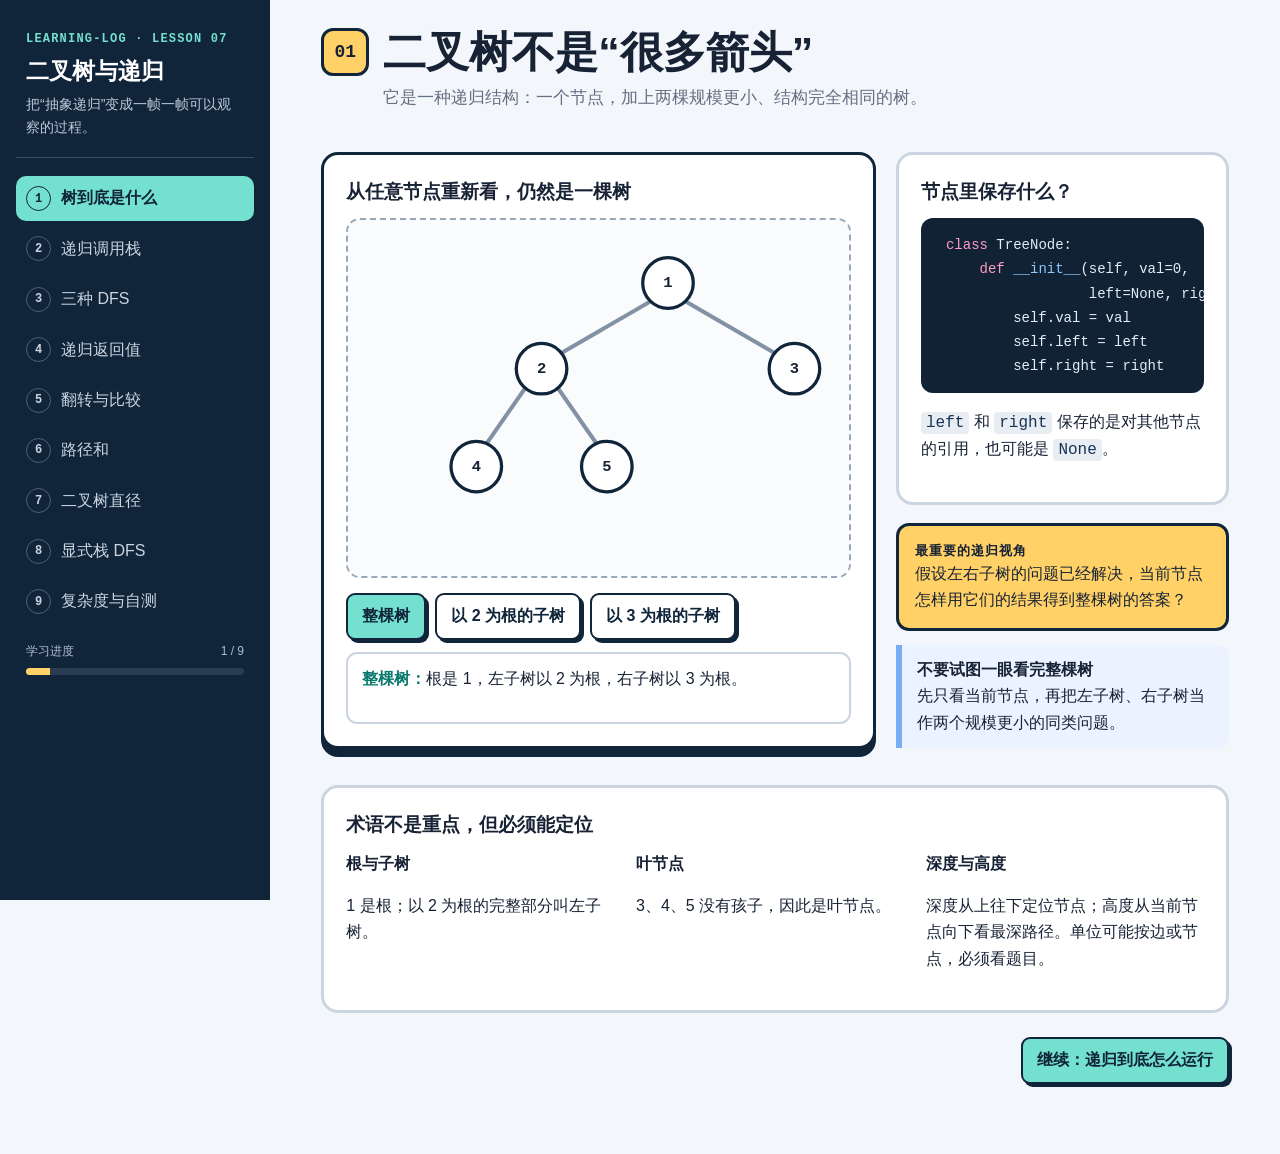
<file: interactive/07-binary-tree/index.html>
<!doctype html>
<html lang="zh-CN">
<head>
  <meta charset="utf-8">
  <meta name="viewport" content="width=device-width, initial-scale=1">
  <meta name="description" content="第 7 讲：二叉树、递归、DFS、路径和与直径的本地交互讲义。">
  <title>第 7 讲｜二叉树与递归交互讲义</title>
  <style>
    :root{--navy:#10243a;--navy2:#183654;--paper:#f3f6fa;--white:#fff;--ink:#172235;--muted:#637083;--line:#cbd5e1;--cyan:#74e1d0;--yellow:#ffd166;--orange:#ff8c69;--blue:#75aef7;--green:#89d681;--purple:#bda5ff;--red:#ef6f6c;--shadow:0 8px 0 var(--navy)}
    *{box-sizing:border-box}html{scroll-behavior:smooth}body{margin:0;background:var(--paper);color:var(--ink);font:16px/1.65 Inter,"PingFang SC","Microsoft YaHei",sans-serif}button{font:inherit}button:focus-visible,a:focus-visible{outline:4px solid var(--blue);outline-offset:3px}code,.mono{font-family:ui-monospace,SFMono-Regular,Consolas,monospace}code{background:#e8edf4;color:#183454;padding:2px 5px;border-radius:4px}
    .app{min-height:100vh;display:grid;grid-template-columns:270px minmax(0,1fr)}
    aside{position:sticky;top:0;height:100vh;background:var(--navy);color:#fff;padding:24px 16px;overflow:auto}.course-mark{padding:0 10px 18px;border-bottom:1px solid #ffffff2e}.course-mark small{color:var(--cyan);font:800 12px ui-monospace,Consolas,monospace;letter-spacing:.1em}.course-mark h1{font-size:23px;line-height:1.25;margin:7px 0}.course-mark p{color:#bdc9d8;font-size:14px;margin:0}.chapter-nav{display:grid;gap:6px;margin-top:18px}.chapter-btn{width:100%;border:0;border-radius:10px;background:transparent;color:#cad5e0;text-align:left;padding:9px 10px;display:grid;grid-template-columns:27px 1fr;gap:8px;align-items:center;cursor:pointer}.chapter-btn span:first-child{display:grid;place-items:center;width:25px;height:25px;border:1px solid #ffffff45;border-radius:50%;font:700 12px ui-monospace,Consolas,monospace}.chapter-btn:hover{background:#ffffff10;color:#fff}.chapter-btn.active{background:var(--cyan);color:var(--navy);font-weight:800}.chapter-btn.active span:first-child{border-color:var(--navy)}.progress-wrap{margin:18px 10px 0}.progress-label{display:flex;justify-content:space-between;color:#afbdcd;font-size:12px}.progress-track{height:7px;background:#ffffff1c;border-radius:99px;margin-top:6px;overflow:hidden}.progress-bar{height:100%;background:var(--yellow);transition:.25s width}
    main{min-width:0;padding:28px clamp(18px,4vw,58px) 70px}.chapter{display:none;max-width:1080px;margin:auto}.chapter.active{display:block;animation:fade .22s ease}.chapter-head{display:flex;gap:14px;align-items:flex-start;margin-bottom:22px}.chapter-index{flex:0 0 auto;display:grid;place-items:center;width:48px;height:48px;border:3px solid var(--navy);border-radius:12px;background:var(--yellow);font:900 18px ui-monospace,Consolas,monospace}.chapter h2{font-size:clamp(28px,4vw,43px);line-height:1.15;margin:0 0 7px}.chapter-head p{margin:0;color:var(--muted);font-size:17px;max-width:800px}.card{background:var(--white);border:3px solid var(--navy);border-radius:17px;box-shadow:var(--shadow);padding:22px;margin:18px 0}.card.flat{box-shadow:none;border-color:var(--line)}.card h3{margin:0 0 10px}.grid{display:grid;grid-template-columns:minmax(0,1.25fr) minmax(300px,.75fr);gap:20px}.three{display:grid;grid-template-columns:repeat(3,1fr);gap:12px}.note{border-left:6px solid var(--blue);background:#eaf3ff;border-radius:0 10px 10px 0;padding:12px 15px;margin:14px 0}.note.good{border-color:#36a88e;background:#e6faf5}.note.warn{border-color:var(--orange);background:#fff0eb}.note strong{display:block}.contract{background:var(--yellow);border:3px solid var(--navy);border-radius:13px;padding:14px 16px;margin:14px 0}.contract b{display:block;font-size:13px;letter-spacing:.08em}.controls{display:flex;flex-wrap:wrap;gap:9px;margin-top:15px;align-items:center}.btn{border:2px solid var(--navy);border-radius:9px;background:#fff;color:var(--navy);padding:8px 14px;font-weight:800;cursor:pointer;box-shadow:3px 3px 0 var(--navy);transition:.12s}.btn:hover{transform:translate(-1px,-1px);box-shadow:4px 4px 0 var(--navy)}.btn:active{transform:translate(2px,2px);box-shadow:1px 1px 0 var(--navy)}.btn.primary{background:var(--cyan)}.btn.yellow{background:var(--yellow)}.btn.orange{background:var(--orange);color:#fff}.btn:disabled{opacity:.45;cursor:not-allowed;transform:none}.btn.selected{background:var(--yellow)}
    .code{margin:0;background:#122235;color:#e3edf8;border-radius:12px;padding:15px;overflow:auto;font:14px/1.72 ui-monospace,SFMono-Regular,Consolas,monospace}.code code{background:none;color:inherit;padding:0}.code-line{display:block;padding:0 7px;border-left:3px solid transparent;white-space:pre}.code-line.hot{background:#74e1d024;border-color:var(--cyan);color:#fff}.kw{color:#ff9ec4}.fn{color:#8cc9ff}.cm{color:#98a7b9}.num{color:#ffda7b}.stage{position:relative;min-height:360px;border:2px dashed #98a8ba;border-radius:14px;background:#f9fbfd;padding:10px;overflow:auto}.tree-svg{display:block;width:100%;min-width:620px;height:auto}.edge{stroke:#8291a4;stroke-width:5;stroke-linecap:round;transition:.25s}.tree-node circle{fill:#fff;stroke:var(--navy);stroke-width:4;transition:.25s}.tree-node text{fill:var(--ink);font:800 19px ui-monospace,Consolas,monospace;text-anchor:middle;dominant-baseline:central;pointer-events:none}.tree-node.active circle{fill:var(--yellow);transform-origin:center}.tree-node.done circle{fill:var(--cyan)}.tree-node.path circle{fill:var(--green)}.tree-node.returned circle{fill:var(--purple)}.tree-node.done.active circle,.tree-node.path.active circle,.tree-node.returned.active circle{fill:var(--yellow)}.tree-node.dim circle{opacity:.32}.tree-node.bad circle{fill:#ffdcd6}.tree-node .tiny{font-size:12px;fill:var(--muted)}.explain{min-height:72px;border:2px solid var(--line);border-radius:11px;padding:12px 14px;background:#fff;margin-top:12px}.explain b{color:#08796d}.sequence{display:flex;flex-wrap:wrap;gap:8px;margin:12px 0}.chip{min-width:38px;height:38px;display:grid;place-items:center;border:2px solid var(--navy);border-radius:9px;background:#fff;font:800 15px ui-monospace,Consolas,monospace}.chip.active{background:var(--yellow)}.chip.done{background:var(--cyan)}.chip.done.active{background:var(--yellow)}.stack{display:flex;flex-direction:column-reverse;gap:6px;min-height:170px;border-left:4px solid var(--navy);border-right:4px solid var(--navy);border-bottom:4px solid var(--navy);padding:8px}.frame{background:#eaf3ff;border:2px solid var(--navy);border-radius:8px;padding:8px 10px;font:700 14px ui-monospace,Consolas,monospace}.frame.top{background:var(--yellow)}.formula{font:800 18px ui-monospace,Consolas,monospace;background:#eef2f7;border-radius:10px;padding:12px}.compare{display:grid;grid-template-columns:1fr 1fr;gap:12px}.compare article{border:2px solid var(--line);border-radius:12px;padding:14px}.compare h4{margin:0 0 7px}.state-row{display:grid;grid-template-columns:110px 1fr;gap:10px;align-items:start;margin:8px 0}.state-label{font-weight:800}.stack-inline{display:flex;gap:7px;flex-wrap:wrap}.stack-item{border:2px solid var(--navy);border-radius:8px;padding:5px 10px;background:#fff;font:800 14px ui-monospace,Consolas,monospace}.stack-item.top{background:var(--yellow)}.metric-row{display:grid;grid-template-columns:repeat(3,1fr);gap:10px;margin:12px 0}.metric{border:2px solid var(--line);border-radius:11px;padding:12px}.metric small{display:block;color:var(--muted)}.metric b{font-size:22px}.next-chapter{display:flex;justify-content:flex-end;margin-top:24px}.checklist{display:grid;grid-template-columns:1fr 1fr;gap:10px}.check{display:flex;gap:9px;align-items:flex-start;padding:10px;border:2px solid var(--line);border-radius:10px;background:#fff}.check input{margin-top:6px}.question{border-top:1px solid var(--line);padding:15px 0}.question:first-child{border-top:0}.question p{font-weight:800}.answer-row{display:flex;flex-wrap:wrap;gap:8px}.choice{border:2px solid var(--line);border-radius:9px;background:#fff;padding:8px 12px;cursor:pointer}.choice.correct{background:#dff6dc;border-color:#39964a}.choice.wrong{background:#ffe2dc;border-color:#d95a43}.feedback{min-height:25px;color:var(--muted);margin-top:7px}.kbd{display:inline-block;border:1px solid #8c99a8;border-bottom-width:3px;border-radius:5px;background:#fff;padding:0 6px;font:13px ui-monospace,Consolas,monospace}
    @keyframes fade{from{opacity:.35;transform:translateY(5px)}}
    @media(max-width:850px){.app{grid-template-columns:1fr}aside{position:relative;height:auto}.chapter-nav{grid-template-columns:repeat(2,1fr)}.progress-wrap{display:none}.grid,.three,.compare{grid-template-columns:1fr}.checklist{grid-template-columns:1fr}main{padding-top:22px}.stage{min-height:300px}.metric-row{grid-template-columns:1fr}.chapter-btn{padding:8px}.course-mark p{display:none}}
    @media(max-width:480px){.chapter-nav{grid-template-columns:1fr}.card{padding:16px}.chapter-head{align-items:center}.chapter-index{width:42px;height:42px}.state-row{grid-template-columns:1fr}.btn{padding:9px 11px}}
    @media(prefers-reduced-motion:reduce){*{scroll-behavior:auto!important;animation:none!important;transition:none!important}}
  </style>
</head>
<body>
<div class="app">
  <aside>
    <div class="course-mark"><small>LEARNING-LOG · LESSON 07</small><h1>二叉树与递归</h1><p>把“抽象递归”变成一帧一帧可以观察的过程。</p></div>
    <nav class="chapter-nav" aria-label="章节">
      <button class="chapter-btn active"><span>1</span><span>树到底是什么</span></button>
      <button class="chapter-btn"><span>2</span><span>递归调用栈</span></button>
      <button class="chapter-btn"><span>3</span><span>三种 DFS</span></button>
      <button class="chapter-btn"><span>4</span><span>递归返回值</span></button>
      <button class="chapter-btn"><span>5</span><span>翻转与比较</span></button>
      <button class="chapter-btn"><span>6</span><span>路径和</span></button>
      <button class="chapter-btn"><span>7</span><span>二叉树直径</span></button>
      <button class="chapter-btn"><span>8</span><span>显式栈 DFS</span></button>
      <button class="chapter-btn"><span>9</span><span>复杂度与自测</span></button>
    </nav>
    <div class="progress-wrap"><div class="progress-label"><span>学习进度</span><span id="progressText">1 / 9</span></div><div class="progress-track"><div class="progress-bar" id="progressBar" style="width:11.11%"></div></div></div>
  </aside>

  <main>
    <section class="chapter active" data-panel="0">
      <header class="chapter-head"><div class="chapter-index">01</div><div><h2>二叉树不是“很多箭头”</h2><p>它是一种递归结构：一个节点，加上两棵规模更小、结构完全相同的树。</p></div></header>
      <div class="grid">
        <div class="card"><h3>从任意节点重新看，仍然是一棵树</h3><div class="stage"><svg class="tree-svg" viewBox="0 0 760 390" role="img" aria-label="一棵包含 1、2、3、4、5 的二叉树"><line class="edge" x1="380" y1="75" x2="225" y2="165"/><line class="edge" x1="380" y1="75" x2="535" y2="165"/><line class="edge" x1="225" y1="165" x2="145" y2="280"/><line class="edge" x1="225" y1="165" x2="305" y2="280"/><g class="tree-node" data-intro="1" transform="translate(380 65)"><circle r="31"/><text>1</text></g><g class="tree-node" data-intro="2" transform="translate(225 170)"><circle r="31"/><text>2</text></g><g class="tree-node" data-intro="3" transform="translate(535 170)"><circle r="31"/><text>3</text></g><g class="tree-node" data-intro="4" transform="translate(145 290)"><circle r="31"/><text>4</text></g><g class="tree-node" data-intro="5" transform="translate(305 290)"><circle r="31"/><text>5</text></g></svg></div><div class="controls"><button class="btn primary" data-focus="1">整棵树</button><button class="btn" data-focus="2">以 2 为根的子树</button><button class="btn" data-focus="3">以 3 为根的子树</button></div><div class="explain" id="introExplain"><b>整棵树：</b>根是 1，左子树以 2 为根，右子树以 3 为根。</div></div>
        <div><div class="card flat"><h3>节点里保存什么？</h3><pre class="code"><code><span class="code-line"><span class="kw">class</span> TreeNode:</span><span class="code-line">    <span class="kw">def</span> <span class="fn">__init__</span>(self, val=0,</span><span class="code-line">                 left=None, right=None):</span><span class="code-line">        self.val = val</span><span class="code-line">        self.left = left</span><span class="code-line">        self.right = right</span></code></pre><p><code>left</code> 和 <code>right</code> 保存的是对其他节点的引用，也可能是 <code>None</code>。</p></div><div class="contract"><b>最重要的递归视角</b>假设左右子树的问题已经解决，当前节点怎样用它们的结果得到整棵树的答案？</div><div class="note"><strong>不要试图一眼看完整棵树</strong>先只看当前节点，再把左子树、右子树当作两个规模更小的同类问题。</div></div>
      </div>
      <div class="card flat"><h3>术语不是重点，但必须能定位</h3><div class="three"><div><b>根与子树</b><p>1 是根；以 2 为根的完整部分叫左子树。</p></div><div><b>叶节点</b><p>3、4、5 没有孩子，因此是叶节点。</p></div><div><b>深度与高度</b><p>深度从上往下定位节点；高度从当前节点向下看最深路径。单位可能按边或节点，必须看题目。</p></div></div></div>
      <div class="next-chapter"><button class="btn primary next-btn">继续：递归到底怎么运行</button></div>
    </section>

    <section class="chapter" data-panel="1">
      <header class="chapter-head"><div class="chapter-index">02</div><div><h2>递归不是瞬间得到答案</h2><p>每次函数调用都会暂停在自己的位置，等待更小问题返回；这些暂停的调用保存在调用栈中。</p></div></header>
      <div class="contract"><b>函数契约</b><code>max_depth(node)</code> 返回“以 node 为根的树的最大节点层数”。空树返回 0。</div>
      <div class="grid">
        <div class="card"><h3>单步观察 <code>max_depth(1)</code></h3><div class="stage"><svg class="tree-svg" viewBox="0 0 760 390"><line class="edge" x1="380" y1="75" x2="225" y2="165"/><line class="edge" x1="380" y1="75" x2="535" y2="165"/><line class="edge" x1="225" y1="165" x2="145" y2="280"/><line class="edge" x1="225" y1="165" x2="305" y2="280"/><g class="tree-node" data-depth="1" transform="translate(380 65)"><circle r="31"/><text>1</text></g><g class="tree-node" data-depth="2" transform="translate(225 170)"><circle r="31"/><text>2</text></g><g class="tree-node" data-depth="3" transform="translate(535 170)"><circle r="31"/><text>3</text></g><g class="tree-node" data-depth="4" transform="translate(145 290)"><circle r="31"/><text>4</text></g><g class="tree-node" data-depth="5" transform="translate(305 290)"><circle r="31"/><text>5</text></g></svg></div><div class="controls"><button class="btn primary" id="depthNext">下一步</button><button class="btn" id="depthReset">重置</button></div><div class="explain" id="depthExplain"></div></div>
        <div><div class="card"><h3>当前调用栈</h3><div class="stack" id="callStack" aria-live="polite"></div><div class="formula" id="depthFormula">尚未开始</div></div><pre class="code" id="depthCode"><code><span class="code-line" data-d="enter"><span class="kw">def</span> <span class="fn">max_depth</span>(node):</span><span class="code-line" data-d="base">    <span class="kw">if</span> node <span class="kw">is</span> None:</span><span class="code-line" data-d="base">        <span class="kw">return</span> 0</span><span class="code-line" data-d="left">    left = max_depth(node.left)</span><span class="code-line" data-d="right">    right = max_depth(node.right)</span><span class="code-line" data-d="return">    <span class="kw">return</span> 1 + max(left, right)</span></code></pre></div>
      </div>
      <div class="note good"><strong>递归“往下”时没有计算最终答案</strong>真正的深度是在调用返回时，从叶节点开始一层层组合出来的：叶子返回 1，节点 2 返回 2，根节点 1 返回 3。</div>
      <div class="next-chapter"><button class="btn primary next-btn">继续：前序、中序、后序</button></div>
    </section>

    <section class="chapter" data-panel="2">
      <header class="chapter-head"><div class="chapter-index">03</div><div><h2>三种 DFS，只差“何时访问根”</h2><p>递归结构完全相同；把处理当前节点的那一行放在左递归之前、中间或之后，就得到三种顺序。</p></div></header>
      <div class="card"><div class="controls" style="margin-top:0"><button class="btn selected" data-order="pre">前序：根左右</button><button class="btn" data-order="in">中序：左根右</button><button class="btn" data-order="post">后序：左右根</button></div><div class="grid"><div><div class="stage"><svg class="tree-svg" viewBox="0 0 760 390"><line class="edge" x1="380" y1="75" x2="225" y2="165"/><line class="edge" x1="380" y1="75" x2="535" y2="165"/><line class="edge" x1="225" y1="165" x2="145" y2="280"/><line class="edge" x1="225" y1="165" x2="305" y2="280"/><g class="tree-node" data-traverse="1" transform="translate(380 65)"><circle r="31"/><text>1</text></g><g class="tree-node" data-traverse="2" transform="translate(225 170)"><circle r="31"/><text>2</text></g><g class="tree-node" data-traverse="3" transform="translate(535 170)"><circle r="31"/><text>3</text></g><g class="tree-node" data-traverse="4" transform="translate(145 290)"><circle r="31"/><text>4</text></g><g class="tree-node" data-traverse="5" transform="translate(305 290)"><circle r="31"/><text>5</text></g></svg></div><div class="sequence" id="orderSequence"></div><div class="controls"><button class="btn primary" id="orderNext">访问下一个</button><button class="btn" id="orderAuto">自动播放</button><button class="btn" id="orderReset">重置</button></div><div class="explain" id="orderExplain"></div></div><pre class="code" id="orderCode"><code></code></pre></div></div>
      <div class="three"><div class="card flat"><h3>前序：根左右</h3><p>先处理当前节点，再进入孩子。适合复制树、向下传递状态、先做操作再递归。</p></div><div class="card flat"><h3>中序：左根右</h3><p>在左右子树之间处理根。二叉搜索树的中序遍历会得到有序序列。</p></div><div class="card flat"><h3>后序：左右根</h3><p>先取得左右子树结果，再处理当前节点。高度、直径等题最常用。</p></div></div>
      <div class="next-chapter"><button class="btn primary next-btn">继续：递归应该返回什么</button></div>
    </section>

    <section class="chapter" data-panel="3">
      <header class="chapter-head"><div class="chapter-index">04</div><div><h2>两种递归：记录访问 vs 返回答案</h2><p>很多“会想但写不出”的根源，是没有提前说清函数到底返回什么。</p></div></header>
      <div class="compare"><article><h3>遍历型：用外部列表收集</h3><pre class="code"><code><span class="code-line">result = []</span><span class="code-line"><span class="kw">def</span> <span class="fn">dfs</span>(node):</span><span class="code-line">    <span class="kw">if</span> node <span class="kw">is</span> None:</span><span class="code-line">        <span class="kw">return</span></span><span class="code-line">    result.append(node.val)</span><span class="code-line">    dfs(node.left)</span><span class="code-line">    dfs(node.right)</span></code></pre><p>目标是“访问每个节点并记录”。递归调用主要产生动作，不需要组合返回值。</p></article><article><h3>分解型：每次返回明确结果</h3><pre class="code"><code><span class="code-line"><span class="kw">def</span> <span class="fn">max_depth</span>(node):</span><span class="code-line">    <span class="kw">if</span> node <span class="kw">is</span> None:</span><span class="code-line">        <span class="kw">return</span> 0</span><span class="code-line">    left = max_depth(node.left)</span><span class="code-line">    right = max_depth(node.right)</span><span class="code-line">    <span class="kw">return</span> 1 + max(left, right)</span></code></pre><p>目标是“求一个答案”。左右子树先返回局部答案，当前节点再组合。</p></article></div>
      <div class="card"><h3>写代码前，先填这四个空</h3><div class="state-row"><div class="state-label">① 输入</div><div>函数处理的是以 <code>node</code> 为根的哪一棵子树？</div></div><div class="state-row"><div class="state-label">② 返回值</div><div>返回的是高度、是否满足条件、节点，还是别的东西？必须是一句话能说清的定义。</div></div><div class="state-row"><div class="state-label">③ 空树</div><div>什么值能让后续递推成立？求深度返回 0，判断路径和通常返回 False；没有统一模板。</div></div><div class="state-row"><div class="state-label">④ 组合</div><div>当前节点如何使用左、右递归结果？例如 <code>1 + max(left, right)</code>。</div></div></div>
      <div class="card flat"><h3>把递归当成数学递推</h3><div class="formula">D(T) = 0（空树）<br>D(T) = 1 + max(D(T.left), D(T.right))（非空树）</div><p>你不需要在脑中同时跟踪全部调用。相信契约：<code>D(T.left)</code> 会正确给出左子树深度，然后只负责当前这一层。</p></div>
      <div class="next-chapter"><button class="btn primary next-btn">继续：翻转与比较两棵树</button></div>
    </section>

    <section class="chapter" data-panel="4">
      <header class="chapter-head"><div class="chapter-index">05</div><div><h2>翻转、相同与对称</h2><p>这三类题都在同时观察左右子树，但“左右如何配对”不同。</p></div></header>
      <div class="grid"><div class="card"><h3>逐节点翻转二叉树</h3><div class="stage"><svg class="tree-svg" id="invertTree" viewBox="0 0 760 390"></svg></div><div class="controls"><button class="btn primary" id="invertNext">交换当前节点</button><button class="btn" id="invertReset">重置</button></div><div class="explain" id="invertExplain"></div></div><div><pre class="code" id="invertCode"><code><span class="code-line" data-i="base"><span class="kw">if</span> root <span class="kw">is</span> None:</span><span class="code-line" data-i="base">    <span class="kw">return</span> None</span><span class="code-line" data-i="swap">root.left, root.right = \</span><span class="code-line" data-i="swap">    root.right, root.left</span><span class="code-line" data-i="left">invert_tree(root.left)</span><span class="code-line" data-i="right">invert_tree(root.right)</span><span class="code-line" data-i="return"><span class="kw">return</span> root</span></code></pre><div class="note warn"><strong>先交换后递归时要跟着新方向走</strong>交换后，<code>root.left</code> 已经是旧的右子树。代码仍然正确，因为最终每个节点都会被访问一次。</div></div></div>
      <div class="compare"><article><h3>两棵树相同</h3><p>配对方向相同：</p><p><code>p.left ↔ q.left</code><br><code>p.right ↔ q.right</code></p><p>都空为 True；只有一个空为 False；都非空时比较值和两对同向子树。</p></article><article><h3>两棵树互为镜像</h3><p>配对方向交叉：</p><p><code>left.left ↔ right.right</code><br><code>left.right ↔ right.left</code></p><p>“对称”不是左右子树完全相同，而是沿中轴镜像。</p></article></div>
      <div class="card flat"><h3>边界判断为什么必须分三层？</h3><ol><li>两个节点都为空：这一对匹配成功；</li><li>只有一个为空：结构不同；</li><li>两个都非空：才可以安全访问 <code>.val</code> 并继续递归。</li></ol></div>
      <div class="next-chapter"><button class="btn primary next-btn">继续：向下传递路径状态</button></div>
    </section>

    <section class="chapter" data-panel="5">
      <header class="chapter-head"><div class="chapter-index">06</div><div><h2>路径和：把“剩余目标”传给孩子</h2><p>这类递归不是等待子树返回数字，而是携带状态向下搜索。</p></div></header>
      <div class="grid"><div class="card"><h3>寻找总和为 22 的根到叶路径</h3><div class="stage"><svg class="tree-svg" id="pathTree" viewBox="0 0 760 430"></svg></div><div class="controls"><button class="btn primary" id="pathNext">沿候选路径走一步</button><button class="btn" id="pathReset">重置</button></div><div class="explain" id="pathExplain"></div></div><div><div class="contract"><b>函数契约</b><code>has_path_sum(node, remaining)</code>：从 node 出发，是否存在一条到叶节点的路径，其节点和等于 remaining？</div><pre class="code" id="pathCode"><code><span class="code-line" data-p="empty"><span class="kw">if</span> root <span class="kw">is</span> None:</span><span class="code-line" data-p="empty">    <span class="kw">return</span> False</span><span class="code-line" data-p="subtract">remaining = target_sum - root.val</span><span class="code-line" data-p="leaf"><span class="kw">if</span> root.left <span class="kw">is</span> None <span class="kw">and</span> \</span><span class="code-line" data-p="leaf">   root.right <span class="kw">is</span> None:</span><span class="code-line" data-p="leaf">    <span class="kw">return</span> remaining == 0</span><span class="code-line" data-p="recur"><span class="kw">return</span> has_path_sum(root.left, remaining) \</span><span class="code-line" data-p="recur">    <span class="kw">or</span> has_path_sum(root.right, remaining)</span></code></pre></div></div>
      <div class="note warn"><strong><code>remaining == 0</code> 还不够</strong>必须同时到达叶节点。否则可能把“根到中间节点”的前缀误认为完整路径。</div>
      <div class="next-chapter"><button class="btn primary next-btn">继续：局部高度与全局直径</button></div>
    </section>

    <section class="chapter" data-panel="6">
      <header class="chapter-head"><div class="chapter-index">07</div><div><h2>直径：返回一种信息，顺便更新另一种</h2><p>父节点只需要子树高度；但全局答案需要检查每个节点处“左高度 + 右高度”。</p></div></header>
      <div class="grid"><div class="card"><h3>后序计算高度，同时更新 best</h3><div class="stage"><svg class="tree-svg" viewBox="0 0 760 390"><line class="edge" x1="380" y1="75" x2="225" y2="165"/><line class="edge" x1="380" y1="75" x2="535" y2="165"/><line class="edge" x1="225" y1="165" x2="145" y2="280"/><line class="edge" x1="225" y1="165" x2="305" y2="280"/><g class="tree-node" data-dia="1" transform="translate(380 65)"><circle r="31"/><text>1</text></g><g class="tree-node" data-dia="2" transform="translate(225 170)"><circle r="31"/><text>2</text></g><g class="tree-node" data-dia="3" transform="translate(535 170)"><circle r="31"/><text>3</text></g><g class="tree-node" data-dia="4" transform="translate(145 290)"><circle r="31"/><text>4</text></g><g class="tree-node" data-dia="5" transform="translate(305 290)"><circle r="31"/><text>5</text></g></svg></div><div class="metric-row"><div class="metric"><small>当前节点</small><b id="diaNode">—</b></div><div class="metric"><small>返回高度</small><b id="diaHeight">—</b></div><div class="metric"><small>全局 best（边数）</small><b id="diaBest">0</b></div></div><div class="controls"><button class="btn primary" id="diaNext">处理下一个节点</button><button class="btn" id="diaReset">重置</button></div><div class="explain" id="diaExplain"></div></div><div><pre class="code" id="diaCode"><code><span class="code-line"><span class="kw">def</span> <span class="fn">diameter</span>(root):</span><span class="code-line">    best = 0</span><span class="code-line">    <span class="kw">def</span> <span class="fn">height</span>(node):</span><span class="code-line">        <span class="kw">nonlocal</span> best</span><span class="code-line">        <span class="kw">if</span> node <span class="kw">is</span> None:</span><span class="code-line">            <span class="kw">return</span> 0</span><span class="code-line">        left = height(node.left)</span><span class="code-line">        right = height(node.right)</span><span class="code-line hot">        best = max(best, left + right)</span><span class="code-line">        <span class="kw">return</span> 1 + max(left, right)</span><span class="code-line">    height(root)</span><span class="code-line">    <span class="kw">return</span> best</span></code></pre><div class="compare"><article><h3><code>height</code> 返回</h3><p>一条能够接到父节点的、向下延伸的最长路径。</p></article><article><h3><code>best</code> 保存</h3><p>任意节点处，把左、右两条路径连接起来得到的最大边数。</p></article></div></div></div>
      <div class="note"><strong>为什么直径不一定经过整棵树的根？</strong>最长路径可能完全位于某棵深层子树内。因此每个节点都要尝试成为路径的“最高连接点”。</div>
      <div class="next-chapter"><button class="btn primary next-btn">继续：递归其实就是隐式栈</button></div>
    </section>

    <section class="chapter" data-panel="7">
      <header class="chapter-head"><div class="chapter-index">08</div><div><h2>迭代 DFS：把调用栈摆到桌面上</h2><p>递归由 Python 替你维护栈；迭代写法则由你显式地压入和弹出节点。</p></div></header>
      <div class="grid"><div class="card"><h3>前序遍历的显式栈</h3><div class="stage"><svg class="tree-svg" viewBox="0 0 760 390"><line class="edge" x1="380" y1="75" x2="225" y2="165"/><line class="edge" x1="380" y1="75" x2="535" y2="165"/><line class="edge" x1="225" y1="165" x2="145" y2="280"/><line class="edge" x1="225" y1="165" x2="305" y2="280"/><g class="tree-node" data-iter="1" transform="translate(380 65)"><circle r="31"/><text>1</text></g><g class="tree-node" data-iter="2" transform="translate(225 170)"><circle r="31"/><text>2</text></g><g class="tree-node" data-iter="3" transform="translate(535 170)"><circle r="31"/><text>3</text></g><g class="tree-node" data-iter="4" transform="translate(145 290)"><circle r="31"/><text>4</text></g><g class="tree-node" data-iter="5" transform="translate(305 290)"><circle r="31"/><text>5</text></g></svg></div><div class="state-row"><div class="state-label">stack</div><div class="stack-inline" id="iterStack"></div></div><div class="state-row"><div class="state-label">result</div><div class="sequence" id="iterResult" style="margin:0"></div></div><div class="controls"><button class="btn primary" id="iterNext">执行一轮</button><button class="btn" id="iterReset">重置</button></div><div class="explain" id="iterExplain"></div></div><div><pre class="code"><code><span class="code-line">stack = [root]</span><span class="code-line"><span class="kw">while</span> stack:</span><span class="code-line">    node = stack.pop()</span><span class="code-line">    result.append(node.val)</span><span class="code-line">    <span class="kw">if</span> node.right:</span><span class="code-line">        stack.append(node.right)</span><span class="code-line">    <span class="kw">if</span> node.left:</span><span class="code-line">        stack.append(node.left)</span></code></pre><div class="note good"><strong>为什么先压右、再压左？</strong>栈是后进先出。左节点后入栈，下一轮才会先弹出左节点，从而得到“根、左、右”。</div><div class="note"><strong>什么时候更适合迭代？</strong>树可能极深、担心 Python 递归深度限制，或者题目明确要求不用递归时。</div></div></div>
      <div class="next-chapter"><button class="btn primary next-btn">继续：复杂度、错误与自测</button></div>
    </section>

    <section class="chapter" data-panel="8">
      <header class="chapter-head"><div class="chapter-index">09</div><div><h2>最后把模式压缩成检查表</h2><p>树题的代码不需要靠灵感：函数契约、空树、递归顺序和返回值可以逐项确定。</p></div></header>
      <div class="compare"><article><h3>时间复杂度</h3><p>访问每个节点一次的 DFS 通常为 <code>O(n)</code>。不要因为有两次递归调用就误判为 <code>O(2ⁿ)</code>：左右子树的节点集合通常不重叠。</p></article><article><h3>空间复杂度</h3><p>递归栈空间是 <code>O(h)</code>。平衡树高度约为 <code>O(log n)</code>；完全倾斜的树高度可达 <code>O(n)</code>。</p></article></div>
      <div class="card flat"><h3>动笔前检查</h3><div class="checklist"><label class="check"><input type="checkbox">函数处理的是以哪个节点为根的树？</label><label class="check"><input type="checkbox">返回值精确代表什么？</label><label class="check"><input type="checkbox">空树应该返回什么？</label><label class="check"><input type="checkbox">先处理根，还是先得到子树答案？</label><label class="check"><input type="checkbox">左右子树结果怎样组合？</label><label class="check"><input type="checkbox">是否需要向下传递状态？</label><label class="check"><input type="checkbox">是否有独立的全局答案要更新？</label><label class="check"><input type="checkbox">长度按节点数还是边数？</label><label class="check"><input type="checkbox">题目要求的是节点还是叶节点？</label><label class="check"><input type="checkbox">最坏情况下树高是多少？</label></div></div>
      <div class="card"><h3>理解自测</h3><div class="question" data-answer="b"><p>1. 求最大深度时，<code>max_depth(node)</code> 最自然的返回含义是什么？</p><div class="answer-row"><button class="choice" data-choice="a">访问过的所有节点</button><button class="choice" data-choice="b">以 node 为根的子树最大层数</button></div><div class="feedback"></div></div><div class="question" data-answer="a"><p>2. 后序遍历最适合哪类情况？</p><div class="answer-row"><button class="choice" data-choice="a">当前节点需要先知道左右子树答案</button><button class="choice" data-choice="b">必须在孩子之前处理根</button></div><div class="feedback"></div></div><div class="question" data-answer="b"><p>3. 路径和中，为什么不能看到 remaining 等于 0 就立刻返回 True？</p><div class="answer-row"><button class="choice" data-choice="a">因为减法不可靠</button><button class="choice" data-choice="b">题目要求路径必须结束在叶节点</button></div><div class="feedback"></div></div><div class="question" data-answer="a"><p>4. 二叉树直径中的 <code>height</code> 为什么不能直接返回左右高度之和？</p><div class="answer-row"><button class="choice" data-choice="a">父节点只能继续接一条向下路径</button><button class="choice" data-choice="b">左右高度永远相等</button></div><div class="feedback"></div></div><div class="question" data-answer="b"><p>5. 迭代前序遍历为什么先把右孩子压栈？</p><div class="answer-row"><button class="choice" data-choice="a">右孩子比较重要</button><button class="choice" data-choice="b">让后入栈的左孩子先被弹出</button></div><div class="feedback"></div></div></div>
      <div class="card"><h3>从空白写树题时，先写中文契约</h3><pre class="code"><code><span class="code-line"><span class="cm"># dfs(node) 返回：________________</span></span><span class="code-line"><span class="cm"># node is None 时应该返回：______</span></span><span class="code-line"><span class="cm"># 当前节点从左右子树需要：_______</span></span><span class="code-line"><span class="cm"># 左右结果的组合方式：___________</span></span></code></pre><p>把这四句填完以后，递归代码往往只是把中文逐句翻译成 Python。</p></div>
      <div class="controls"><button class="btn primary" id="restartCourse">回到第一章</button><span style="color:var(--muted)">也可以按 <span class="kbd">←</span> <span class="kbd">→</span> 切换章节</span></div>
    </section>
  </main>
</div>

<script>
  const $=(s,r=document)=>r.querySelector(s), $$=(s,r=document)=>[...r.querySelectorAll(s)];
  function hot(root,key,attr){$$('.code-line',root).forEach(x=>x.classList.toggle('hot',x.dataset[attr]===key))}
  let chapter=0;const total=9;
  function showChapter(i){chapter=Math.max(0,Math.min(total-1,i));$$('.chapter').forEach((x,n)=>x.classList.toggle('active',n===chapter));$$('.chapter-btn').forEach((x,n)=>x.classList.toggle('active',n===chapter));$('#progressText').textContent=`${chapter+1} / ${total}`;$('#progressBar').style.width=`${(chapter+1)/total*100}%`;scrollTo({top:0,behavior:'smooth'})}
  $$('.chapter-btn').forEach((b,i)=>b.onclick=()=>showChapter(i));$$('.next-btn').forEach(b=>b.onclick=()=>showChapter(chapter+1));$('#restartCourse').onclick=()=>showChapter(0);addEventListener('keydown',e=>{if(['INPUT','TEXTAREA','BUTTON'].includes(document.activeElement.tagName))return;if(e.key==='ArrowRight')showChapter(chapter+1);if(e.key==='ArrowLeft')showChapter(chapter-1)});

  // Intro subtree focus
  const descendants={1:[1,2,3,4,5],2:[2,4,5],3:[3]};
  $$('[data-focus]').forEach(b=>b.onclick=()=>{const root=Number(b.dataset.focus),visible=descendants[root];$$('[data-focus]').forEach(x=>x.classList.toggle('selected',x===b));$$('[data-intro]').forEach(n=>n.classList.toggle('dim',!visible.includes(Number(n.dataset.intro))));const msg=root===1?'根是 1；左右两部分也各自满足同样的二叉树定义。':root===2?'暂时忘掉节点 1：节点 2、4、5 单独看仍然是一棵完整的二叉树。':'节点 3 没有孩子。单个节点也可以是一棵树，同时它还是叶节点。';$('#introExplain').innerHTML=`<b>当前视角：</b>${msg}`});

  // Depth call stack
  const depthEvents=[
    {node:1,stack:[1],msg:'进入节点 1。它不能直接回答深度，先询问左子树。',hot:'left',formula:'等待 depth(2)'},
    {node:2,stack:[1,2],msg:'进入节点 2，继续询问它的左子树。',hot:'left',formula:'等待 depth(4)'},
    {node:4,stack:[1,2,4],msg:'进入叶节点 4。两个空孩子都返回 0。',hot:'base',formula:'depth(4) = 1 + max(0, 0)'},
    {node:4,stack:[1,2],done:[4],msg:'节点 4 返回 1。现在节点 2 转去询问右子树。',hot:'right',formula:'depth(4) → 1'},
    {node:5,stack:[1,2,5],done:[4],msg:'进入叶节点 5，两个空孩子也都返回 0。',hot:'base',formula:'depth(5) = 1 + max(0, 0)'},
    {node:2,stack:[1],done:[4,5,2],msg:'节点 2 收到左右结果 1 和 1，因此返回 2。',hot:'return',formula:'depth(2) = 1 + max(1, 1) = 2'},
    {node:3,stack:[1,3],done:[4,5,2],msg:'根节点 1 的左边完成，进入右侧叶节点 3。',hot:'right',formula:'depth(3) = 1 + max(0, 0)'},
    {node:1,stack:[],done:[4,5,2,3,1],msg:'根节点收到左深度 2、右深度 1，最终返回 3。',hot:'return',formula:'depth(1) = 1 + max(2, 1) = 3'}
  ];let depthStep=-1;
  function renderDepth(){const e=depthStep<0?null:depthEvents[depthStep];$$('[data-depth]').forEach(n=>{const v=Number(n.dataset.depth);n.classList.toggle('active',e&&v===e.node);n.classList.toggle('returned',e&&e.done?.includes(v))});$('#callStack').innerHTML=e&&e.stack.length?e.stack.map((v,i)=>`<div class="frame ${i===e.stack.length-1?'top':''}">max_depth(${v})</div>`).join(''):'<div style="color:var(--muted)">调用栈为空</div>';$('#depthExplain').innerHTML=e?`<b>步骤 ${depthStep+1}：</b>${e.msg}`:'<b>准备：</b>点击“下一步”，观察调用怎样先向下展开，再向上返回结果。';$('#depthFormula').textContent=e?e.formula:'尚未开始';hot($('#depthCode'),e?e.hot:'','d');$('#depthNext').disabled=depthStep===depthEvents.length-1}
  $('#depthNext').onclick=()=>{if(depthStep<depthEvents.length-1)depthStep++;renderDepth()};$('#depthReset').onclick=()=>{depthStep=-1;renderDepth()};renderDepth();

  // Traversals
  const orders={pre:{name:'前序',arr:[1,2,4,5,3],code:['result.append(node.val)','dfs(node.left)','dfs(node.right)'],desc:'先记录当前节点，再访问左、右子树。'},in:{name:'中序',arr:[4,2,5,1,3],code:['dfs(node.left)','result.append(node.val)','dfs(node.right)'],desc:'先访问左子树，在中间记录当前节点，再访问右子树。'},post:{name:'后序',arr:[4,5,2,3,1],code:['dfs(node.left)','dfs(node.right)','result.append(node.val)'],desc:'左右子树都完成以后，才记录当前节点。'}};let orderType='pre',orderStep=0,orderTimer=null;
  function renderOrder(){const o=orders[orderType],current=orderStep?o.arr[orderStep-1]:null,visitLine={pre:0,in:1,post:2}[orderType];$$('[data-traverse]').forEach(n=>{const v=Number(n.dataset.traverse);n.classList.toggle('done',o.arr.slice(0,orderStep).includes(v));n.classList.toggle('active',v===current)});$('#orderSequence').innerHTML=o.arr.map((v,i)=>`<span class="chip ${i<orderStep?'done':''} ${i===orderStep-1?'active':''}">${i<orderStep?v:'?'}</span>`).join('');$('#orderExplain').innerHTML=orderStep?`<b>${o.name}第 ${orderStep} 个：</b>访问节点 ${current}。当前结果为 [${o.arr.slice(0,orderStep).join(', ')}]。`:`<b>${o.name}：</b>${o.desc}`;$('#orderCode').innerHTML='<code><span class="code-line"><span class="kw">def</span> <span class="fn">dfs</span>(node):</span><span class="code-line">    <span class="kw">if</span> node <span class="kw">is</span> None:</span><span class="code-line">        <span class="kw">return</span></span>'+o.code.map((x,i)=>`<span class="code-line ${i===visitLine?'hot':''}">    ${x}</span>`).join('')+'</code>';$('#orderNext').disabled=orderStep===o.arr.length}
  function stopOrder(){if(orderTimer){clearInterval(orderTimer);orderTimer=null;$('#orderAuto').textContent='自动播放'}}
  $$('[data-order]').forEach(b=>b.onclick=()=>{stopOrder();orderType=b.dataset.order;orderStep=0;$$('[data-order]').forEach(x=>x.classList.toggle('selected',x===b));renderOrder()});$('#orderNext').onclick=()=>{if(orderStep<orders[orderType].arr.length)orderStep++;renderOrder()};$('#orderReset').onclick=()=>{stopOrder();orderStep=0;renderOrder()};$('#orderAuto').onclick=()=>{if(orderTimer){stopOrder();return}if(orderStep===orders[orderType].arr.length)orderStep=0;$('#orderAuto').textContent='暂停';orderTimer=setInterval(()=>{orderStep++;renderOrder();if(orderStep===orders[orderType].arr.length)stopOrder()},650)};renderOrder();

  // Generic SVG helpers and inversion
  const pos=[[380,60],[220,165],[540,165],[135,295],[305,295],[455,295],[625,295]];
  function drawTree(svg,values,classes={}){let out='';[[0,1],[0,2],[1,3],[1,4],[2,5],[2,6]].forEach(([a,b])=>{if(values[a]!=null&&values[b]!=null)out+=`<line class="edge" x1="${pos[a][0]}" y1="${pos[a][1]}" x2="${pos[b][0]}" y2="${pos[b][1]}"/>`});values.forEach((v,i)=>{if(v!=null)out+=`<g class="tree-node ${classes[v]||''}" transform="translate(${pos[i][0]} ${pos[i][1]})"><circle r="31"/><text>${v}</text></g>`});svg.innerHTML=out}
  const invertStates=[{v:[1,2,3,4,5,null,null],node:1,msg:'从根节点 1 开始。它的左右孩子目前是 2 和 3。'},{v:[1,3,2,null,null,4,5],node:3,msg:'交换节点 1 的左右子树。接下来递归处理新的左子树，即原来的节点 3。'},{v:[1,3,2,null,null,4,5],node:2,msg:'节点 3 没有孩子可交换。接下来处理节点 2。'},{v:[1,3,2,null,null,5,4],node:null,msg:'节点 2 的孩子 4、5 交换，所有节点处理完成。'}];let invertStep=0;
  function renderInvert(){const s=invertStates[invertStep],cls={};if(s.node)cls[s.node]='active';drawTree($('#invertTree'),s.v,cls);$('#invertExplain').innerHTML=`<b>步骤 ${invertStep}：</b>${s.msg}`;hot($('#invertCode'),invertStep===0?'base':invertStep===invertStates.length-1?'return':'swap','i');$('#invertNext').disabled=invertStep===invertStates.length-1}
  $('#invertNext').onclick=()=>{if(invertStep<invertStates.length-1)invertStep++;renderInvert()};$('#invertReset').onclick=()=>{invertStep=0;renderInvert()};renderInvert();

  // Path sum
  const pathNodes=[{v:5,x:380,y:50},{v:4,x:225,y:145},{v:8,x:535,y:145},{v:11,x:145,y:245},{v:13,x:455,y:245},{v:4,x:625,y:245},{v:7,x:85,y:355},{v:2,x:205,y:355},{v:1,x:625,y:355}],pathEdges=[[0,1],[0,2],[1,3],[2,4],[2,5],[3,6],[3,7],[5,8]],pathRoute=[0,1,3,7],remaining=[22,17,13,2,0];let pathStep=0;
  function renderPath(){let out='';pathEdges.forEach(([a,b])=>out+=`<line class="edge" x1="${pathNodes[a].x}" y1="${pathNodes[a].y}" x2="${pathNodes[b].x}" y2="${pathNodes[b].y}"/>`);pathNodes.forEach((n,i)=>{const on=pathRoute.slice(0,pathStep).includes(i),active=pathStep>0&&pathRoute[pathStep-1]===i;out+=`<g class="tree-node ${on?'path':''} ${active?'active':''}" transform="translate(${n.x} ${n.y})"><circle r="29"/><text>${n.v}</text></g>`});$('#pathTree').innerHTML=out;if(pathStep===0){$('#pathExplain').innerHTML='<b>初始：</b>目标是 22。从根节点出发，每到一个节点就从 remaining 中减去它的值。';hot($('#pathCode'),'recur','p')}else{const vals=pathRoute.slice(0,pathStep).map(i=>pathNodes[i].v),rem=remaining[pathStep];const leaf=pathStep===pathRoute.length;$('#pathExplain').innerHTML=`<b>当前路径：</b>${vals.join(' → ')}；剩余目标 = ${rem}。${leaf?'节点 2 是叶节点且剩余为 0，因此返回 True。':'继续向孩子传递剩余目标。'}`;hot($('#pathCode'),leaf?'leaf':'subtract','p')}$('#pathNext').disabled=pathStep===pathRoute.length}
  $('#pathNext').onclick=()=>{if(pathStep<pathRoute.length)pathStep++;renderPath()};$('#pathReset').onclick=()=>{pathStep=0;renderPath()};renderPath();

  // Diameter
  const diaEvents=[{n:4,h:1,l:0,r:0,b:0},{n:5,h:1,l:0,r:0,b:0},{n:2,h:2,l:1,r:1,b:2},{n:3,h:1,l:0,r:0,b:2},{n:1,h:3,l:2,r:1,b:3}];let diaStep=-1;
  function renderDia(){const e=diaStep<0?null:diaEvents[diaStep];$$('[data-dia]').forEach(n=>{const v=Number(n.dataset.dia);n.classList.toggle('active',e&&v===e.n);n.classList.toggle('returned',e&&diaEvents.slice(0,diaStep+1).some(x=>x.n===v))});$('#diaNode').textContent=e?e.n:'—';$('#diaHeight').textContent=e?e.h:'—';$('#diaBest').textContent=e?e.b:0;$('#diaExplain').innerHTML=e?`<b>节点 ${e.n}：</b>左高度 ${e.l}，右高度 ${e.r}；经过它的路径为 ${e.l}+${e.r}=${e.l+e.r} 条边。向父节点返回高度 ${e.h}。`:'<b>准备：</b>按照后序顺序 4、5、2、3、1 处理，因为父节点必须先得到孩子的高度。';$('#diaNext').disabled=diaStep===diaEvents.length-1}
  $('#diaNext').onclick=()=>{if(diaStep<diaEvents.length-1)diaStep++;renderDia()};$('#diaReset').onclick=()=>{diaStep=-1;renderDia()};renderDia();

  // Iterative preorder
  const children={1:[2,3],2:[4,5],3:[],4:[],5:[]};let iterStack=[1],iterResult=[];
  function renderIter(msg='初始化：把根节点 1 放入 stack。'){const active=iterResult.at(-1);$$('[data-iter]').forEach(n=>{const v=Number(n.dataset.iter);n.classList.toggle('active',v===active);n.classList.toggle('done',iterResult.includes(v))});$('#iterStack').innerHTML=iterStack.length?iterStack.map((v,i)=>`<span class="stack-item ${i===iterStack.length-1?'top':''}">${v}${i===iterStack.length-1?' ← 栈顶':''}</span>`).join(''):'<span style="color:var(--muted)">空</span>';$('#iterResult').innerHTML=iterResult.map(v=>`<span class="chip done">${v}</span>`).join('')||'<span style="color:var(--muted)">空</span>';$('#iterExplain').innerHTML=`<b>状态：</b>${msg}`;$('#iterNext').disabled=!iterStack.length}
  $('#iterNext').onclick=()=>{if(!iterStack.length)return;const n=iterStack.pop(),[l,r]=children[n];iterResult.push(n);if(r)iterStack.push(r);if(l)iterStack.push(l);renderIter(`弹出并访问 ${n}。${r?`先压入右孩子 ${r}`:''}${l?`，再压入左孩子 ${l}`:''}${!l&&!r?'它是叶节点，没有孩子需要压栈。':'。'}`)};$('#iterReset').onclick=()=>{iterStack=[1];iterResult=[];renderIter()};renderIter();

  // Quiz
  $$('.question').forEach(q=>$$('.choice',q).forEach(b=>b.onclick=()=>{const ok=b.dataset.choice===q.dataset.answer;$$('.choice',q).forEach(x=>x.classList.remove('correct','wrong'));b.classList.add(ok?'correct':'wrong');$('.feedback',q).textContent=ok?'正确。你抓住了这道题的递归契约。':'再看一次对应章节，重点关注函数返回值和处理顺序。'}));
</script>
</body>
</html>
</file>
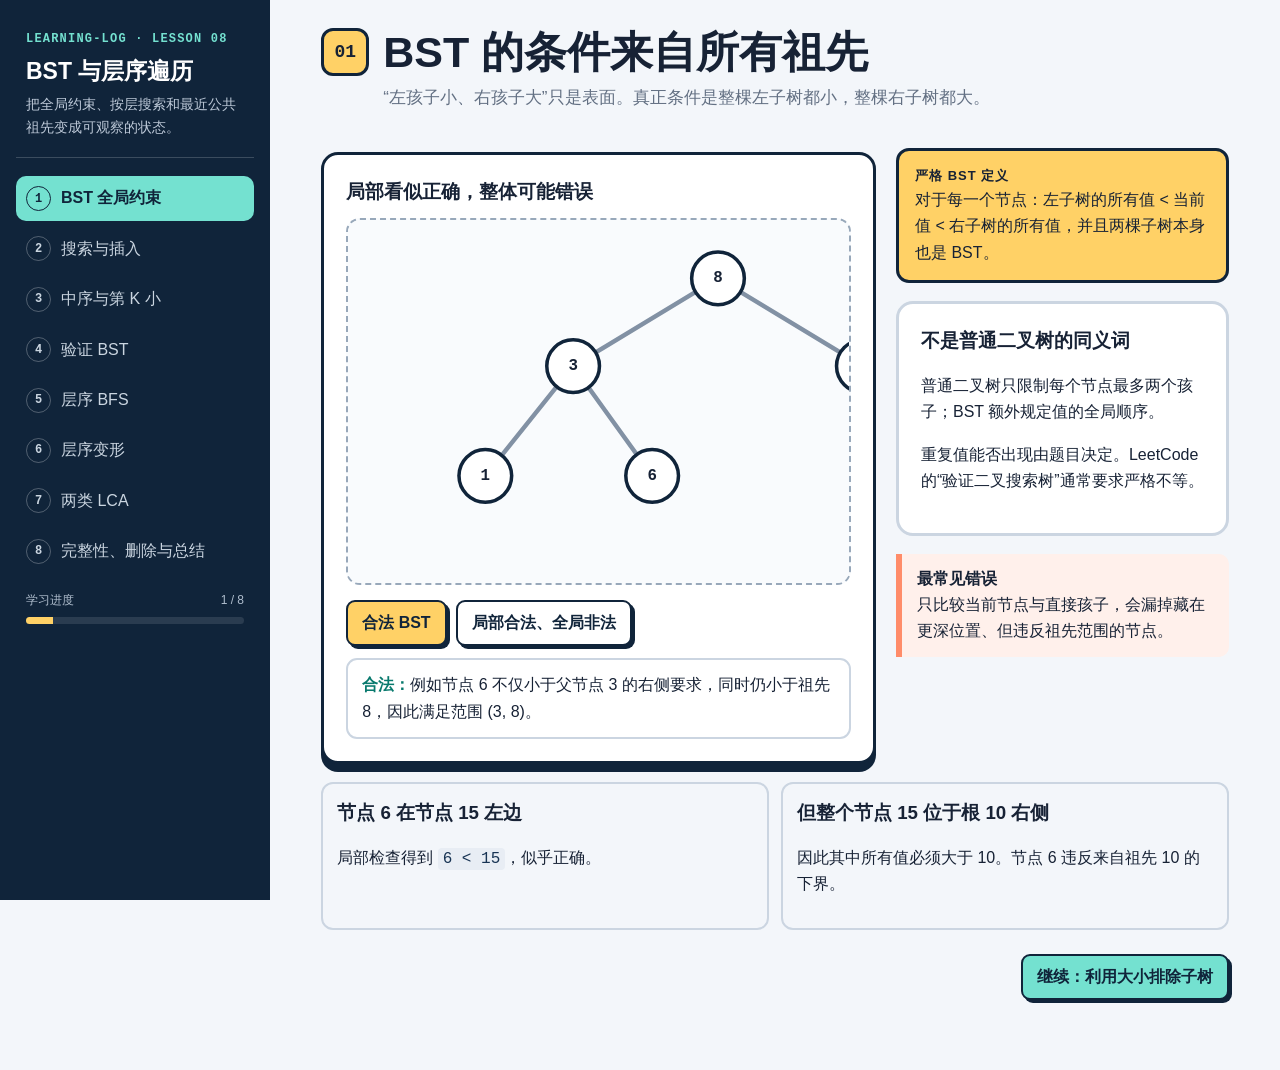
<file: interactive/08-bst-level-order/index.html>
<!doctype html>
<html lang="zh-CN">
<head>
  <meta charset="utf-8">
  <meta name="viewport" content="width=device-width, initial-scale=1">
  <meta name="description" content="第 8 讲：二叉搜索树、层序遍历与树的综合题交互讲义。">
  <title>第 8 讲｜BST 与层序遍历交互讲义</title>
  <style>
    :root{--navy:#10243a;--navy2:#183654;--paper:#f3f6fa;--white:#fff;--ink:#172235;--muted:#637083;--line:#cbd5e1;--cyan:#74e1d0;--yellow:#ffd166;--orange:#ff8c69;--blue:#75aef7;--green:#89d681;--purple:#bda5ff;--red:#ef6f6c;--shadow:0 8px 0 var(--navy)}
    *{box-sizing:border-box}html{scroll-behavior:smooth}body{margin:0;background:var(--paper);color:var(--ink);font:16px/1.65 Inter,"PingFang SC","Microsoft YaHei",sans-serif}button,select{font:inherit}button:focus-visible,select:focus-visible{outline:4px solid var(--blue);outline-offset:3px}code,.mono{font-family:ui-monospace,SFMono-Regular,Consolas,monospace}code{background:#e8edf4;color:#183454;padding:2px 5px;border-radius:4px}
    .app{min-height:100vh;display:grid;grid-template-columns:270px minmax(0,1fr)}
    aside{position:sticky;top:0;height:100vh;background:var(--navy);color:#fff;padding:24px 16px;overflow:auto}.course-mark{padding:0 10px 18px;border-bottom:1px solid #ffffff2e}.course-mark small{color:var(--cyan);font:800 12px ui-monospace,Consolas,monospace;letter-spacing:.1em}.course-mark h1{font-size:23px;line-height:1.25;margin:7px 0}.course-mark p{color:#bdc9d8;font-size:14px;margin:0}.chapter-nav{display:grid;gap:6px;margin-top:18px}.chapter-btn{width:100%;border:0;border-radius:10px;background:transparent;color:#cad5e0;text-align:left;padding:9px 10px;display:grid;grid-template-columns:27px 1fr;gap:8px;align-items:center;cursor:pointer}.chapter-btn span:first-child{display:grid;place-items:center;width:25px;height:25px;border:1px solid #ffffff45;border-radius:50%;font:700 12px ui-monospace,Consolas,monospace}.chapter-btn:hover{background:#ffffff10;color:#fff}.chapter-btn.active{background:var(--cyan);color:var(--navy);font-weight:800}.chapter-btn.active span:first-child{border-color:var(--navy)}.progress-wrap{margin:18px 10px 0}.progress-label{display:flex;justify-content:space-between;color:#afbdcd;font-size:12px}.progress-track{height:7px;background:#ffffff1c;border-radius:99px;margin-top:6px;overflow:hidden}.progress-bar{height:100%;background:var(--yellow);transition:.25s width}
    main{min-width:0;padding:28px clamp(18px,4vw,58px) 70px}.chapter{display:none;max-width:1080px;margin:auto}.chapter.active{display:block;animation:fade .22s ease}.chapter-head{display:flex;gap:14px;align-items:flex-start;margin-bottom:22px}.chapter-index{flex:0 0 auto;display:grid;place-items:center;width:48px;height:48px;border:3px solid var(--navy);border-radius:12px;background:var(--yellow);font:900 18px ui-monospace,Consolas,monospace}.chapter h2{font-size:clamp(28px,4vw,43px);line-height:1.15;margin:0 0 7px}.chapter-head p{margin:0;color:var(--muted);font-size:17px;max-width:800px}.card{background:var(--white);border:3px solid var(--navy);border-radius:17px;box-shadow:var(--shadow);padding:22px;margin:18px 0}.card.flat{box-shadow:none;border-color:var(--line)}.card h3{margin:0 0 10px}.grid{display:grid;grid-template-columns:minmax(0,1.25fr) minmax(300px,.75fr);gap:20px}.three{display:grid;grid-template-columns:repeat(3,1fr);gap:12px}.compare{display:grid;grid-template-columns:1fr 1fr;gap:12px}.compare article{border:2px solid var(--line);border-radius:12px;padding:14px}.compare h3,.compare h4{margin:0 0 7px}.note{border-left:6px solid var(--blue);background:#eaf3ff;border-radius:0 10px 10px 0;padding:12px 15px;margin:14px 0}.note.good{border-color:#36a88e;background:#e6faf5}.note.warn{border-color:var(--orange);background:#fff0eb}.note strong{display:block}.contract{background:var(--yellow);border:3px solid var(--navy);border-radius:13px;padding:14px 16px;margin:14px 0}.contract b{display:block;font-size:13px;letter-spacing:.08em}.controls{display:flex;flex-wrap:wrap;gap:9px;margin-top:15px;align-items:center}.btn{border:2px solid var(--navy);border-radius:9px;background:#fff;color:var(--navy);padding:8px 14px;font-weight:800;cursor:pointer;box-shadow:3px 3px 0 var(--navy);transition:.12s}.btn:hover{transform:translate(-1px,-1px);box-shadow:4px 4px 0 var(--navy)}.btn:active{transform:translate(2px,2px);box-shadow:1px 1px 0 var(--navy)}.btn.primary{background:var(--cyan)}.btn.selected{background:var(--yellow)}.btn:disabled{opacity:.45;cursor:not-allowed;transform:none}.form-select{border:2px solid var(--navy);border-radius:8px;background:#fff;padding:8px 34px 8px 10px;font-weight:700}
    .code{margin:0;background:#122235;color:#e3edf8;border-radius:12px;padding:15px;overflow:auto;font:14px/1.72 ui-monospace,SFMono-Regular,Consolas,monospace}.code code{background:none;color:inherit;padding:0}.code-line{display:block;padding:0 7px;border-left:3px solid transparent;white-space:pre}.code-line.hot{background:#74e1d024;border-color:var(--cyan);color:#fff}.kw{color:#ff9ec4}.fn{color:#8cc9ff}.cm{color:#98a7b9}.num{color:#ffda7b}
    .stage{position:relative;min-height:390px;border:2px dashed #98a8ba;border-radius:14px;background:#f9fbfd;padding:10px;overflow:auto}.stage.compact{min-height:320px}.tree-svg{display:block;width:100%;min-width:720px;height:auto}.edge{stroke:#8291a4;stroke-width:5;stroke-linecap:round;transition:.25s}.edge.path{stroke:#159b85;stroke-width:8}.edge.rejected{stroke:var(--red);stroke-width:7}.tree-node circle{fill:#fff;stroke:var(--navy);stroke-width:4;transition:.25s}.tree-node text{fill:var(--ink);font:800 18px ui-monospace,Consolas,monospace;text-anchor:middle;dominant-baseline:central;pointer-events:none}.tree-node .sub{font-size:11px;fill:var(--muted)}.tree-node.active circle{fill:var(--yellow)}.tree-node.done circle{fill:var(--cyan)}.tree-node.path circle{fill:var(--green)}.tree-node.invalid circle{fill:#ffd8d1;stroke:var(--red)}.tree-node.candidate circle{fill:var(--purple)}.tree-node.dim{opacity:.25}.tree-node.done.active circle,.tree-node.path.active circle{fill:var(--yellow)}.range-label{fill:#445268;font:700 12px ui-monospace,Consolas,monospace;text-anchor:middle}.null-slot{fill:none;stroke:#aab4c2;stroke-width:3;stroke-dasharray:7 6}.null-text{fill:#7d8897;font:700 12px ui-monospace,Consolas,monospace;text-anchor:middle}
    .explain{min-height:74px;border:2px solid var(--line);border-radius:11px;padding:12px 14px;background:#fff;margin-top:12px}.explain b{color:#08796d}.sequence{display:flex;flex-wrap:wrap;gap:8px;margin:12px 0}.chip{min-width:40px;height:40px;display:grid;place-items:center;border:2px solid var(--navy);border-radius:9px;background:#fff;font:800 15px ui-monospace,Consolas,monospace}.chip.active{background:var(--yellow)}.chip.done{background:var(--cyan)}.chip.done.active{background:var(--yellow)}.queue-view{display:flex;gap:8px;align-items:center;flex-wrap:wrap;min-height:55px;padding:10px;border:2px solid var(--line);border-radius:10px;background:#fff}.queue-item{border:2px solid var(--navy);border-radius:8px;padding:6px 11px;background:#fff;font:800 14px ui-monospace,Consolas,monospace}.queue-item.current{background:var(--yellow)}.queue-item.next{background:#dff7f2}.state-row{display:grid;grid-template-columns:120px 1fr;gap:10px;align-items:center;margin:9px 0}.state-label{font-weight:800}.metric-row{display:grid;grid-template-columns:repeat(3,1fr);gap:10px;margin:12px 0}.metric{border:2px solid var(--line);border-radius:11px;padding:12px}.metric small{display:block;color:var(--muted)}.metric b{font-size:21px}.decision{display:grid;gap:8px}.decision div{border:2px solid var(--line);border-radius:9px;padding:9px 11px;background:#fff}.decision div.active{border-color:var(--navy);background:var(--yellow)}.next-chapter{display:flex;justify-content:flex-end;margin-top:24px}.checklist{display:grid;grid-template-columns:1fr 1fr;gap:10px}.check{display:flex;gap:9px;align-items:flex-start;padding:10px;border:2px solid var(--line);border-radius:10px;background:#fff}.check input{margin-top:6px}.question{border-top:1px solid var(--line);padding:15px 0}.question:first-child{border-top:0}.question p{font-weight:800}.answer-row{display:flex;flex-wrap:wrap;gap:8px}.choice{border:2px solid var(--line);border-radius:9px;background:#fff;padding:8px 12px;cursor:pointer}.choice.correct{background:#dff6dc;border-color:#39964a}.choice.wrong{background:#ffe2dc;border-color:#d95a43}.feedback{min-height:25px;color:var(--muted);margin-top:7px}.kbd{display:inline-block;border:1px solid #8c99a8;border-bottom-width:3px;border-radius:5px;background:#fff;padding:0 6px;font:13px ui-monospace,Consolas,monospace}
    @keyframes fade{from{opacity:.35;transform:translateY(5px)}}
    @media(max-width:850px){.app{grid-template-columns:1fr}aside{position:relative;height:auto}.chapter-nav{grid-template-columns:repeat(2,1fr)}.progress-wrap{display:none}.grid,.three,.compare{grid-template-columns:1fr}.checklist{grid-template-columns:1fr}main{padding-top:22px}.stage{min-height:300px}.metric-row{grid-template-columns:1fr}.chapter-btn{padding:8px}.course-mark p{display:none}}
    @media(max-width:480px){.chapter-nav{grid-template-columns:1fr}.card{padding:16px}.chapter-head{align-items:center}.chapter-index{width:42px;height:42px}.state-row{grid-template-columns:1fr}.btn{padding:9px 11px}}
    @media(prefers-reduced-motion:reduce){*{scroll-behavior:auto!important;animation:none!important;transition:none!important}}
  </style>
</head>
<body>
<div class="app">
  <aside>
    <div class="course-mark"><small>LEARNING-LOG · LESSON 08</small><h1>BST 与层序遍历</h1><p>把全局约束、按层搜索和最近公共祖先变成可观察的状态。</p></div>
    <nav class="chapter-nav" aria-label="章节">
      <button class="chapter-btn active"><span>1</span><span>BST 全局约束</span></button>
      <button class="chapter-btn"><span>2</span><span>搜索与插入</span></button>
      <button class="chapter-btn"><span>3</span><span>中序与第 K 小</span></button>
      <button class="chapter-btn"><span>4</span><span>验证 BST</span></button>
      <button class="chapter-btn"><span>5</span><span>层序 BFS</span></button>
      <button class="chapter-btn"><span>6</span><span>层序变形</span></button>
      <button class="chapter-btn"><span>7</span><span>两类 LCA</span></button>
      <button class="chapter-btn"><span>8</span><span>完整性、删除与总结</span></button>
    </nav>
    <div class="progress-wrap"><div class="progress-label"><span>学习进度</span><span id="progressText">1 / 8</span></div><div class="progress-track"><div class="progress-bar" id="progressBar" style="width:12.5%"></div></div></div>
  </aside>

  <main>
    <section class="chapter active" data-panel="0">
      <header class="chapter-head"><div class="chapter-index">01</div><div><h2>BST 的条件来自所有祖先</h2><p>“左孩子小、右孩子大”只是表面。真正条件是整棵左子树都小，整棵右子树都大。</p></div></header>
      <div class="grid">
        <div class="card"><h3>局部看似正确，整体可能错误</h3><div class="stage compact"><svg class="tree-svg" id="globalTree" viewBox="0 0 820 390"></svg></div><div class="controls"><button class="btn selected" data-global="valid">合法 BST</button><button class="btn" data-global="invalid">局部合法、全局非法</button></div><div class="explain" id="globalExplain"></div></div>
        <div><div class="contract"><b>严格 BST 定义</b>对于每一个节点：左子树的所有值 &lt; 当前值 &lt; 右子树的所有值，并且两棵子树本身也是 BST。</div><div class="card flat"><h3>不是普通二叉树的同义词</h3><p>普通二叉树只限制每个节点最多两个孩子；BST 额外规定值的全局顺序。</p><p>重复值能否出现由题目决定。LeetCode 的“验证二叉搜索树”通常要求严格不等。</p></div><div class="note warn"><strong>最常见错误</strong>只比较当前节点与直接孩子，会漏掉藏在更深位置、但违反祖先范围的节点。</div></div>
      </div>
      <div class="compare"><article><h3>节点 6 在节点 15 左边</h3><p>局部检查得到 <code>6 &lt; 15</code>，似乎正确。</p></article><article><h3>但整个节点 15 位于根 10 右侧</h3><p>因此其中所有值必须大于 10。节点 6 违反来自祖先 10 的下界。</p></article></div>
      <div class="next-chapter"><button class="btn primary next-btn">继续：利用大小排除子树</button></div>
    </section>

    <section class="chapter" data-panel="1">
      <header class="chapter-head"><div class="chapter-index">02</div><div><h2>搜索不是遍历：每次只走一侧</h2><p>目标值与当前值比较后，另一整棵子树都可以排除。这正是 BST 提供的信息。</p></div></header>
      <div class="grid"><div class="card"><h3>单步搜索</h3><div class="stage"><svg class="tree-svg" id="searchTree" viewBox="0 0 900 500"></svg></div><div class="controls"><label for="searchTarget"><b>目标</b></label><select class="form-select" id="searchTarget"><option value="5">5（存在）</option><option value="7">7（存在）</option><option value="0">0（存在）</option><option value="10">10（不存在）</option></select><button class="btn primary" id="searchNext">比较一步</button><button class="btn" id="searchReset">重置</button></div><div class="explain" id="searchExplain"></div></div><div><pre class="code" id="searchCode"><code><span class="code-line" data-s="loop"><span class="kw">while</span> current <span class="kw">is not</span> None:</span><span class="code-line" data-s="equal">    <span class="kw">if</span> target == current.val:</span><span class="code-line" data-s="equal">        <span class="kw">return</span> current</span><span class="code-line" data-s="left">    <span class="kw">if</span> target &lt; current.val:</span><span class="code-line" data-s="left">        current = current.left</span><span class="code-line" data-s="right">    <span class="kw">else</span>:</span><span class="code-line" data-s="right">        current = current.right</span><span class="code-line" data-s="none"><span class="kw">return</span> None</span></code></pre><div class="metric-row"><div class="metric"><small>时间</small><b>O(h)</b></div><div class="metric"><small>迭代空间</small><b>O(1)</b></div><div class="metric"><small>是否固定 O(log n)</small><b>不是</b></div></div><div class="note"><strong>为什么写 O(h)</strong>平衡时高度约为 log n；完全倾斜时高度可能是 n。BST 并不会自动保持平衡。</div></div></div>
      <div class="card flat"><h3>插入：搜索到空位置，再把新节点接回父节点</h3><pre class="code"><code><span class="code-line"><span class="kw">def</span> <span class="fn">insert</span>(root, value):</span><span class="code-line">    <span class="kw">if</span> root <span class="kw">is</span> None:</span><span class="code-line">        <span class="kw">return</span> TreeNode(value)</span><span class="code-line">    <span class="kw">if</span> value &lt; root.val:</span><span class="code-line hot">        root.left = insert(root.left, value)</span><span class="code-line">    <span class="kw">elif</span> value &gt; root.val:</span><span class="code-line">        root.right = insert(root.right, value)</span><span class="code-line">    <span class="kw">return</span> root</span></code></pre><p>必须写回 <code>root.left</code> 或 <code>root.right</code>。当递归走到空位置时，新节点通过返回值交给父节点，父节点负责把引用接上。</p></div>
      <div class="next-chapter"><button class="btn primary next-btn">继续：中序为什么递增</button></div>
    </section>

    <section class="chapter" data-panel="2">
      <header class="chapter-head"><div class="chapter-index">03</div><div><h2>中序遍历把树“展开”为递增序列</h2><p>左子树所有值更小，右子树所有值更大，所以“左—根—右”自然得到从小到大。</p></div></header>
      <div class="grid"><div class="card"><h3>中序访问与第 K 小</h3><div class="stage"><svg class="tree-svg" id="inorderTree" viewBox="0 0 900 500"></svg></div><div class="sequence" id="inorderSequence"></div><div class="controls"><button class="btn primary" id="inorderNext">访问下一个</button><button class="btn" id="inorderReset">重置</button><label for="kValue"><b>k</b></label><select class="form-select" id="kValue"><option>1</option><option>3</option><option selected>4</option><option>6</option><option>9</option></select></div><div class="explain" id="inorderExplain"></div></div><div><pre class="code"><code><span class="code-line">stack = []</span><span class="code-line">current = root</span><span class="code-line"><span class="kw">while</span> stack <span class="kw">or</span> current:</span><span class="code-line">    <span class="kw">while</span> current:</span><span class="code-line">        stack.append(current)</span><span class="code-line">        current = current.left</span><span class="code-line">    current = stack.pop()</span><span class="code-line hot">    k -= 1</span><span class="code-line">    <span class="kw">if</span> k == 0:</span><span class="code-line">        <span class="kw">return</span> current.val</span><span class="code-line">    current = current.right</span></code></pre><div class="contract"><b>栈中节点的含义</b>已经到达，但它们的值尚未访问；还要先完成各自的左子树。</div><div class="note good"><strong>可以提前停止</strong>第 K 个访问节点就是第 K 小，不必先生成完整中序列表。</div></div></div>
      <div class="compare"><article><h3>验证 BST</h3><p>中序访问值必须严格递增；当前值必须大于上一个值。</p></article><article><h3>第 K 小</h3><p>中序每访问一个节点令 <code>k -= 1</code>，第一次到 0 时返回。</p></article></div>
      <div class="next-chapter"><button class="btn primary next-btn">继续：把祖先约束带下来</button></div>
    </section>

    <section class="chapter" data-panel="3">
      <header class="chapter-head"><div class="chapter-index">04</div><div><h2>验证 BST：每个节点都有允许区间</h2><p>范围不是节点自己决定的，而是从所有祖先逐层收紧后传下来。</p></div></header>
      <div class="contract"><b>函数契约</b><code>validate(node, lower, upper)</code> 判断以 node 为根的整棵子树是否所有值都严格位于开区间 <code>(lower, upper)</code>。</div>
      <div class="grid"><div class="card"><h3>追踪非法树中的区间</h3><div class="stage compact"><svg class="tree-svg" id="rangeTree" viewBox="0 0 820 400"></svg></div><div class="controls"><button class="btn primary" id="rangeNext">检查下一个节点</button><button class="btn" id="rangeReset">重置</button></div><div class="explain" id="rangeExplain"></div></div><div><pre class="code" id="rangeCode"><code><span class="code-line" data-r="base"><span class="kw">if</span> node <span class="kw">is</span> None:</span><span class="code-line" data-r="base">    <span class="kw">return</span> True</span><span class="code-line" data-r="check"><span class="kw">if not</span> (lower &lt; node.val &lt; upper):</span><span class="code-line" data-r="check">    <span class="kw">return</span> False</span><span class="code-line" data-r="recur"><span class="kw">return</span> validate(node.left, lower, node.val) \</span><span class="code-line" data-r="recur">   <span class="kw">and</span> validate(node.right, node.val, upper)</span></code></pre><div class="decision"><div id="rangeRoot">根 10：范围 (-∞, +∞)</div><div id="rangeRight">右孩子 15：范围 (10, +∞)</div><div id="rangeBad">15 的左孩子 6：范围 (10, 15)</div></div></div></div>
      <div class="note warn"><strong>为什么不能只比较 6 与父节点 15？</strong>虽然 6 &lt; 15，但它还必须满足祖先 10 传下来的下界。正确条件是 <code>10 &lt; 6 &lt; 15</code>，显然失败。</div>
      <div class="card flat"><h3>另一种验证方式：中序严格递增</h3><p>只保存前一个访问值 <code>previous</code>。如果当前值 <code>&lt;= previous</code>，立即返回 False。初值使用 <code>None</code> 或负无穷，不要随意使用普通数字。</p></div>
      <div class="next-chapter"><button class="btn primary next-btn">继续：BFS 怎样按层切分</button></div>
    </section>

    <section class="chapter" data-panel="4">
      <header class="chapter-head"><div class="chapter-index">05</div><div><h2>层序 BFS：先冻结本层人数</h2><p>一层开始时记录 <code>level_size = len(queue)</code>。本轮只处理这批节点，期间加入的孩子属于下一层。</p></div></header>
      <div class="grid"><div class="card"><h3>观察队列跨层变化</h3><div class="stage"><svg class="tree-svg" id="bfsTree" viewBox="0 0 900 500"></svg></div><div class="state-row"><div class="state-label">当前层大小</div><b id="levelSize">—</b></div><div class="state-row"><div class="state-label">queue</div><div class="queue-view" id="bfsQueue"></div></div><div class="state-row"><div class="state-label">result</div><div id="bfsResult" class="mono">[]</div></div><div class="controls"><button class="btn primary" id="bfsNext">处理一个节点</button><button class="btn" id="bfsReset">重置</button></div><div class="explain" id="bfsExplain"></div></div><div><pre class="code"><code><span class="code-line"><span class="kw">while</span> queue:</span><span class="code-line hot">    level_size = len(queue)</span><span class="code-line">    level = []</span><span class="code-line">    <span class="kw">for</span> _ <span class="kw">in</span> range(level_size):</span><span class="code-line">        node = queue.popleft()</span><span class="code-line">        level.append(node.val)</span><span class="code-line">        <span class="kw">if</span> node.left:</span><span class="code-line">            queue.append(node.left)</span><span class="code-line">        <span class="kw">if</span> node.right:</span><span class="code-line">            queue.append(node.right)</span><span class="code-line">    result.append(level)</span></code></pre><div class="note"><strong>不能在 for 的范围中动态使用 len(queue)</strong>处理当前层时队列会不断加入下一层，必须在本层开始前把数量冻结。</div><div class="metric-row"><div class="metric"><small>时间</small><b>O(n)</b></div><div class="metric"><small>空间</small><b>O(w)</b></div><div class="metric"><small>w</small><b>最大宽度</b></div></div></div></div>
      <div class="next-chapter"><button class="btn primary next-btn">继续：同一套 BFS 的变形</button></div>
    </section>

    <section class="chapter" data-panel="5">
      <header class="chapter-head"><div class="chapter-index">06</div><div><h2>层序变形：队列逻辑不变，只改每层输出</h2><p>右视图、平均值和锯齿形遍历都可以建立在同一个“逐层收集”骨架上。</p></div></header>
      <div class="card"><div class="controls" style="margin-top:0"><button class="btn selected" data-variant="right">右视图</button><button class="btn" data-variant="average">每层平均值</button><button class="btn" data-variant="zigzag">锯齿形</button></div><div class="grid"><div class="stage"><svg class="tree-svg" id="variantTree" viewBox="0 0 900 500"></svg></div><div><div class="contract" id="variantRule"></div><div class="state-row"><div class="state-label">第 0 层</div><div id="variant0"></div></div><div class="state-row"><div class="state-label">第 1 层</div><div id="variant1"></div></div><div class="state-row"><div class="state-label">第 2 层</div><div id="variant2"></div></div><div class="state-row"><div class="state-label">第 3 层</div><div id="variant3"></div></div><div class="note good"><strong>保持搜索与输出解耦</strong>即使锯齿形输出要反转某层，也仍按正常左、右顺序扩展孩子；只反转该层的结果列表。</div></div></div></div>
      <div class="card flat"><h3>完全二叉树也是层序问题</h3><p>把 <code>None</code> 也当作结构位置入队。一旦见过第一个空位置，之后如果再遇到非空节点，说明最后一层不是从左到右连续填充。</p><div class="formula mono">见到 None → seen_none = True<br>seen_none 之后再见非空节点 → False</div></div>
      <div class="next-chapter"><button class="btn primary next-btn">继续：两种最近公共祖先</button></div>
    </section>

    <section class="chapter" data-panel="6">
      <header class="chapter-head"><div class="chapter-index">07</div><div><h2>同名问题，使用的信息完全不同</h2><p>BST 可以利用大小关系只走一侧；普通树没有大小关系，必须让左右子树把“找到谁”向上传递。</p></div></header>
      <div class="controls"><button class="btn selected" data-lca-mode="bst">BST LCA</button><button class="btn" data-lca-mode="normal">普通树 LCA</button><label for="lcaPair"><b>节点对</b></label><select class="form-select" id="lcaPair"><option value="2,8">2 和 8</option><option value="2,4">2 和 4</option><option value="3,5">3 和 5</option></select></div>
      <div class="grid"><div class="card"><div class="stage"><svg class="tree-svg" id="lcaTree" viewBox="0 0 900 500"></svg></div><div class="controls"><button class="btn primary" id="lcaNext">下一步</button><button class="btn" id="lcaReset">重置</button></div><div class="explain" id="lcaExplain"></div></div><div><div id="lcaBstText"><pre class="code"><code><span class="code-line"><span class="kw">while</span> current:</span><span class="code-line">    <span class="kw">if</span> p.val &lt; current.val \</span><span class="code-line">       <span class="kw">and</span> q.val &lt; current.val:</span><span class="code-line">        current = current.left</span><span class="code-line">    <span class="kw">elif</span> p.val &gt; current.val \</span><span class="code-line">         <span class="kw">and</span> q.val &gt; current.val:</span><span class="code-line">        current = current.right</span><span class="code-line hot">    <span class="kw">else</span>: <span class="kw">return</span> current</span></code></pre><p>第一次出现“两者分居两侧”或“当前节点就是其中一个”时，当前节点就是最近公共祖先。</p></div><div id="lcaNormalText" hidden><div class="contract"><b>递归返回值</b>返回当前子树中 p、q 的 LCA；若只找到其中一个，就把那个节点向上传；都没找到则返回 None。</div><pre class="code"><code><span class="code-line"><span class="kw">if</span> root <span class="kw">is</span> None <span class="kw">or</span> root <span class="kw">is</span> p \</span><span class="code-line">   <span class="kw">or</span> root <span class="kw">is</span> q:</span><span class="code-line">    <span class="kw">return</span> root</span><span class="code-line">left = lca(root.left, p, q)</span><span class="code-line">right = lca(root.right, p, q)</span><span class="code-line hot"><span class="kw">if</span> left <span class="kw">and</span> right: <span class="kw">return</span> root</span><span class="code-line"><span class="kw">return</span> left <span class="kw">if</span> left <span class="kw">else</span> right</span></code></pre></div><div class="note warn"><strong>不要混用</strong>只有题目明确说明是 BST，才能根据节点值决定搜索方向。普通树的值没有这种含义。</div></div></div>
      <div class="next-chapter"><button class="btn primary next-btn">继续：删除、复杂度与自测</button></div>
    </section>

    <section class="chapter" data-panel="7">
      <header class="chapter-head"><div class="chapter-index">08</div><div><h2>最后整理：结构变化、复杂度与选择方法</h2><p>BST 题先找有序性，层序题先找“层”，普通树综合题先定义递归返回值。</p></div></header>
      <div class="card"><h3>BST 删除的三种情况</h3><div class="controls"><button class="btn selected" data-delete="leaf">删除叶节点</button><button class="btn" data-delete="one">删除单孩子节点</button><button class="btn" data-delete="two">删除双孩子节点</button></div><div class="grid"><div class="stage compact"><svg class="tree-svg" id="deleteTree" viewBox="0 0 820 390"></svg></div><div><div class="contract" id="deleteRule"></div><div class="explain" id="deleteExplain"></div></div></div></div>
      <div class="compare"><article><h3>BST 搜索、插入、删除</h3><p>时间写作 <code>O(h)</code>。平衡时为 <code>O(log n)</code>，完全倾斜时退化为 <code>O(n)</code>。</p></article><article><h3>遍历整棵树</h3><p>DFS 或 BFS 都要访问每个节点，时间 <code>O(n)</code>。递归空间 <code>O(h)</code>，层序空间 <code>O(w)</code>。</p></article></div>
      <div class="card flat"><h3>做题前检查</h3><div class="checklist"><label class="check"><input type="checkbox">题目是否明确说这是 BST？</label><label class="check"><input type="checkbox">重复值是否允许？</label><label class="check"><input type="checkbox">当前节点受到哪些祖先范围限制？</label><label class="check"><input type="checkbox">能否利用中序严格递增？</label><label class="check"><input type="checkbox">搜索是否只需进入一侧？</label><label class="check"><input type="checkbox">问题按层还是按子树组织？</label><label class="check"><input type="checkbox">BFS 是否先保存了 level_size？</label><label class="check"><input type="checkbox">递归返回值的含义是否明确？</label><label class="check"><input type="checkbox">复杂度应写 O(h)、O(w) 还是 O(n)？</label><label class="check"><input type="checkbox">树是否可能完全倾斜？</label></div></div>
      <div class="card"><h3>理解自测</h3><div class="question" data-answer="b"><p>1. 为什么只比较每个节点和直接孩子不能验证 BST？</p><div class="answer-row"><button class="choice" data-choice="a">因为必须使用 BFS</button><button class="choice" data-choice="b">深层节点还受到所有祖先范围约束</button></div><div class="feedback"></div></div><div class="question" data-answer="a"><p>2. BST 的中序遍历具有哪项性质？</p><div class="answer-row"><button class="choice" data-choice="a">严格递增（不允许重复值时）</button><button class="choice" data-choice="b">按层排列</button></div><div class="feedback"></div></div><div class="question" data-answer="b"><p>3. 层序遍历为什么要提前保存 level_size？</p><div class="answer-row"><button class="choice" data-choice="a">为了减少树高</button><button class="choice" data-choice="b">避免新入队的下一层混入当前层</button></div><div class="feedback"></div></div><div class="question" data-answer="a"><p>4. BST 搜索最准确的复杂度是什么？</p><div class="answer-row"><button class="choice" data-choice="a">O(h)</button><button class="choice" data-choice="b">永远 O(log n)</button></div><div class="feedback"></div></div><div class="question" data-answer="b"><p>5. 普通二叉树 LCA 中左右递归都返回非空意味着什么？</p><div class="answer-row"><button class="choice" data-choice="a">当前树不是 BST</button><button class="choice" data-choice="b">p、q 分处两侧，当前节点是 LCA</button></div><div class="feedback"></div></div></div>
      <div class="controls"><button class="btn primary" id="restartCourse">回到第一章</button><span style="color:var(--muted)">也可以按 <span class="kbd">←</span> <span class="kbd">→</span> 切换章节</span></div>
    </section>
  </main>
</div>

<script>
  const $=(s,r=document)=>r.querySelector(s), $$=(s,r=document)=>[...r.querySelectorAll(s)];
  function hot(root,key,attr){$$('.code-line',root).forEach(x=>x.classList.toggle('hot',x.dataset[attr]===key))}
  let chapter=0;const total=8;
  function showChapter(i){chapter=Math.max(0,Math.min(total-1,i));$$('.chapter').forEach((x,n)=>x.classList.toggle('active',n===chapter));$$('.chapter-btn').forEach((x,n)=>x.classList.toggle('active',n===chapter));$('#progressText').textContent=`${chapter+1} / ${total}`;$('#progressBar').style.width=`${(chapter+1)/total*100}%`;scrollTo({top:0,behavior:'smooth'})}
  $$('.chapter-btn').forEach((b,i)=>b.onclick=()=>showChapter(i));$$('.next-btn').forEach(b=>b.onclick=()=>showChapter(chapter+1));$('#restartCourse').onclick=()=>showChapter(0);addEventListener('keydown',e=>{if(['INPUT','SELECT','TEXTAREA','BUTTON'].includes(document.activeElement.tagName))return;if(e.key==='ArrowRight')showChapter(chapter+1);if(e.key==='ArrowLeft')showChapter(chapter-1)});

  const bstNodes={6:[450,55],2:[245,155],8:[655,155],0:[115,275],4:[355,275],7:[565,275],9:[745,275],3:[295,405],5:[415,405]};
  const bstEdges=[[6,2],[6,8],[2,0],[2,4],[8,7],[8,9],[4,3],[4,5]];
  function drawBst(svg,options={}){const values=options.values||Object.keys(bstNodes).map(Number),set=new Set(values),path=options.path||[],done=options.done||[],active=options.active,invalid=options.invalid,candidate=options.candidate,dim=options.dim||[];let out='';bstEdges.forEach(([a,b])=>{if(set.has(a)&&set.has(b)){const inPath=path.some((v,i)=>i<path.length-1&&v===a&&path[i+1]===b);out+=`<line class="edge ${inPath?'path':''}" x1="${bstNodes[a][0]}" y1="${bstNodes[a][1]}" x2="${bstNodes[b][0]}" y2="${bstNodes[b][1]}"/>`}});values.forEach(v=>{const [x,y]=bstNodes[v],cls=[v===active?'active':'',done.includes(v)?'done':'',path.includes(v)?'path':'',v===invalid?'invalid':'',v===candidate?'candidate':'',dim.includes(v)?'dim':''].filter(Boolean).join(' ');out+=`<g class="tree-node ${cls}" transform="translate(${x} ${y})"><circle r="29"/><text>${v}</text></g>`});svg.innerHTML=out}

  // Global constraint
  function renderGlobal(mode){$$('[data-global]').forEach(b=>b.classList.toggle('selected',b.dataset.global===mode));if(mode==='valid'){const vals=[8,3,10,1,6,14],pos={8:[410,55],3:[245,155],10:[575,155],1:[145,280],6:[335,280],14:[675,280]},edges=[[8,3],[8,10],[3,1],[3,6],[10,14]];let out=edges.map(([a,b])=>`<line class="edge" x1="${pos[a][0]}" y1="${pos[a][1]}" x2="${pos[b][0]}" y2="${pos[b][1]}"/>`).join('');out+=vals.map(v=>`<g class="tree-node" transform="translate(${pos[v][0]} ${pos[v][1]})"><circle r="30"/><text>${v}</text></g>`).join('');$('#globalTree').innerHTML=out;$('#globalExplain').innerHTML='<b>合法：</b>例如节点 6 不仅小于父节点 3 的右侧要求，同时仍小于祖先 8，因此满足范围 (3, 8)。'}else{const vals=[10,5,15,6,20],pos={10:[410,55],5:[245,155],15:[575,155],6:[500,280],20:[675,280]},edges=[[10,5],[10,15],[15,6],[15,20]];let out=edges.map(([a,b])=>`<line class="edge ${b===6?'rejected':''}" x1="${pos[a][0]}" y1="${pos[a][1]}" x2="${pos[b][0]}" y2="${pos[b][1]}"/>`).join('');out+=vals.map(v=>`<g class="tree-node ${v===6?'invalid':''}" transform="translate(${pos[v][0]} ${pos[v][1]})"><circle r="30"/><text>${v}</text></g>`).join('');$('#globalTree').innerHTML=out;$('#globalExplain').innerHTML='<b>非法：</b>节点 6 虽然小于父节点 15，却位于根 10 的右子树，必须大于 10。局部关系正确，祖先范围却被违反。'}}
  $$('[data-global]').forEach(b=>b.onclick=()=>renderGlobal(b.dataset.global));renderGlobal('valid');

  // Search
  const searchPaths={5:[6,2,4,5],7:[6,8,7],0:[6,2,0],10:[6,8,9]};let searchStep=0;
  function renderSearch(){const target=Number($('#searchTarget').value),path=searchPaths[target],visited=path.slice(0,searchStep),current=searchStep<path.length?path[searchStep]:null,found=searchStep===path.length&&path.at(-1)===target;drawBst($('#searchTree'),{path:visited,done:visited.slice(0,-1),active:current});if(searchStep===0){$('#searchExplain').innerHTML=`<b>开始：</b>从根节点 6 搜索 ${target}。每次比较后只保留可能包含目标的一侧。`;hot($('#searchCode'),'loop','s')}else if(searchStep<path.length){const prev=path[searchStep-1],dir=target<prev?'左':'右';$('#searchExplain').innerHTML=`<b>比较：</b>${target} ${target<prev?'&lt;':'&gt;'} ${prev}，排除另一整棵子树，向${dir}走到 ${current}。`;hot($('#searchCode'),dir==='左'?'left':'right','s')}else if(found){$('#searchExplain').innerHTML=`<b>找到：</b>当前节点值等于 ${target}，返回这个节点。`;hot($('#searchCode'),'equal','s')}else{$('#searchExplain').innerHTML=`<b>不存在：</b>在节点 ${path.at(-1)} 后应该继续向右，但那里是 None，返回 None。`;hot($('#searchCode'),'none','s')}$('#searchNext').disabled=searchStep>path.length-1}
  $('#searchNext').onclick=()=>{if(searchStep<=searchPaths[Number($('#searchTarget').value)].length-1)searchStep++;renderSearch()};$('#searchReset').onclick=()=>{searchStep=0;renderSearch()};$('#searchTarget').onchange=()=>{searchStep=0;renderSearch()};renderSearch();

  // Inorder
  const inorder=[0,2,3,4,5,6,7,8,9];let inorderStep=0;
  function renderInorder(){const done=inorder.slice(0,inorderStep),current=inorderStep?inorder[inorderStep-1]:null,k=Number($('#kValue').value);drawBst($('#inorderTree'),{done,active:current});$('#inorderSequence').innerHTML=inorder.map((v,i)=>`<span class="chip ${i<inorderStep?'done':''} ${i===inorderStep-1?'active':''}">${i<inorderStep?v:'?'}</span>`).join('');if(inorderStep===0)$('#inorderExplain').innerHTML=`<b>准备：</b>目标 k=${k}。先一路压入左侧祖先，最左节点 0 会第一个访问。`;else if(inorderStep===k)$('#inorderExplain').innerHTML=`<b>到达第 ${k} 个：</b>节点 ${current} 就是第 ${k} 小，可以立即返回。`;else $('#inorderExplain').innerHTML=`<b>第 ${inorderStep} 个：</b>访问 ${current}；递增序列目前是 [${done.join(', ')}]。`;$('#inorderNext').disabled=inorderStep===k}
  $('#inorderNext').onclick=()=>{const k=Number($('#kValue').value);if(inorderStep<k)inorderStep++;renderInorder()};$('#inorderReset').onclick=()=>{inorderStep=0;renderInorder()};$('#kValue').onchange=()=>{inorderStep=0;renderInorder()};renderInorder();

  // Range validation
  const rangeEvents=[{v:10,range:'(-∞, +∞)',ok:true,key:'check'},{v:5,range:'(-∞, 10)',ok:true,key:'recur'},{v:15,range:'(10, +∞)',ok:true,key:'recur'},{v:6,range:'(10, 15)',ok:false,key:'check'}];let rangeStep=-1;
  function renderRange(){const e=rangeStep<0?null:rangeEvents[rangeStep],vals=[10,5,15,6,20],pos={10:[410,55],5:[245,155],15:[575,155],6:[500,280],20:[675,280]},edges=[[10,5],[10,15],[15,6],[15,20]];let out=edges.map(([a,b])=>`<line class="edge" x1="${pos[a][0]}" y1="${pos[a][1]}" x2="${pos[b][0]}" y2="${pos[b][1]}"/>`).join('');out+=vals.map(v=>`<g class="tree-node ${e&&v===e.v?(e.ok?'active':'invalid'):''}" transform="translate(${pos[v][0]} ${pos[v][1]})"><circle r="30"/><text>${v}</text></g>`).join('');if(e)out+=`<text class="range-label" x="${pos[e.v][0]}" y="${pos[e.v][1]+52}">${e.range}</text>`;$('#rangeTree').innerHTML=out;['rangeRoot','rangeRight','rangeBad'].forEach((id,i)=>$('#'+id).classList.toggle('active',rangeStep===[0,2,3][i]));if(!e)$('#rangeExplain').innerHTML='<b>准备：</b>根节点从范围 (-∞, +∞) 开始。进入子树时，用当前值收紧一侧边界。';else $('#rangeExplain').innerHTML=`<b>检查 ${e.v}：</b>要求 ${e.range}。${e.ok?`${e.v} 在范围内，继续递归。`:`${e.v} 不大于下界 10，立即判定不是 BST。`}`;hot($('#rangeCode'),e?e.key:'','r');$('#rangeNext').disabled=rangeStep===rangeEvents.length-1}
  $('#rangeNext').onclick=()=>{if(rangeStep<rangeEvents.length-1)rangeStep++;renderRange()};$('#rangeReset').onclick=()=>{rangeStep=-1;renderRange()};renderRange();

  // BFS
  const levels=[[6],[2,8],[0,4,7,9],[3,5]],children={6:[2,8],2:[0,4],8:[7,9],0:[],4:[3,5],7:[],9:[],3:[],5:[]};let bfsLevel=0,bfsIndex=0,bfsQueue=[6],bfsOutput=[];
  function renderBfs(msg='队列只有根节点。进入第一层前，冻结 level_size = 1。'){const current=bfsQueue[0]??null,done=bfsOutput.flat();drawBst($('#bfsTree'),{done,active:current});const levelRemaining=Math.max(0,levels[bfsLevel]?.length-bfsIndex||0);$('#levelSize').textContent=bfsLevel<levels.length?`${levels[bfsLevel].length}（本层还剩 ${levelRemaining}）`:'0';$('#bfsQueue').innerHTML=bfsQueue.length?bfsQueue.map((v,i)=>`<span class="queue-item ${i<levelRemaining?'current':'next'}">${v}</span>`).join(''):'<span style="color:var(--muted)">空</span>';$('#bfsResult').textContent=JSON.stringify(bfsOutput);$('#bfsExplain').innerHTML=`<b>状态：</b>${msg}`;$('#bfsNext').disabled=!bfsQueue.length}
  $('#bfsNext').onclick=()=>{if(!bfsQueue.length)return;const node=bfsQueue.shift();bfsQueue.push(...children[node]);if(!bfsOutput[bfsLevel])bfsOutput[bfsLevel]=[];bfsOutput[bfsLevel].push(node);bfsIndex++;let msg=`弹出 ${node}，把孩子 ${children[node].length?children[node].join('、'):'（无）'} 加入队尾。`;if(bfsIndex===levels[bfsLevel].length){msg+=` 第 ${bfsLevel} 层处理完毕并写入结果。`;bfsLevel++;bfsIndex=0;if(bfsLevel<levels.length)msg+=` 下一层开始前冻结 level_size = ${levels[bfsLevel].length}。`}renderBfs(msg)};$('#bfsReset').onclick=()=>{bfsLevel=0;bfsIndex=0;bfsQueue=[6];bfsOutput=[];renderBfs()};renderBfs();

  // Level variants
  const variantData={right:{rule:'<b>右视图</b>每层保留正常从左到右访问的最后一个值。',rows:['6','8','9','5'],highlight:[6,8,9,5]},average:{rule:'<b>每层平均值</b>累加本层值，再除以冻结的 level_size。',rows:['6','5','5','4'],highlight:[]},zigzag:{rule:'<b>锯齿形</b>BFS 扩展顺序保持不变；只在输出时反转奇数层。',rows:['[6]','[8, 2]','[0, 4, 7, 9]','[5, 3]'],highlight:[]}};
  function renderVariant(mode){$$('[data-variant]').forEach(b=>b.classList.toggle('selected',b.dataset.variant===mode));const d=variantData[mode];drawBst($('#variantTree'),{candidate:null,done:d.highlight});$('#variantRule').innerHTML=d.rule;d.rows.forEach((v,i)=>$('#variant'+i).innerHTML=`<span class="chip ${mode==='right'?'done':''}" style="display:inline-grid">${v}</span>`)}
  $$('[data-variant]').forEach(b=>b.onclick=()=>renderVariant(b.dataset.variant));renderVariant('right');

  // LCA
  const parent={0:2,2:6,3:4,4:2,5:4,7:8,8:6,9:8};let lcaMode='bst',lcaStep=0;
  function bstLcaPath(a,b){const path=[];let cur=6;while(cur!=null){path.push(cur);if(a<cur&&b<cur)cur=cur===6?2:cur===2?(a<2?0:4):cur===4?(a<4?3:5):null;else if(a>cur&&b>cur)cur=cur===6?8:cur===8?(a<8?7:9):null;else break}return path}
  function ancestors(v){const arr=[v];while(parent[v]!=null){v=parent[v];arr.push(v)}return arr}
  function normalLca(a,b){const aa=ancestors(a),bb=new Set(ancestors(b));return aa.find(x=>bb.has(x))}
  function renderLca(){const [a,b]=$('#lcaPair').value.split(',').map(Number),path=bstLcaPath(a,b),answer=lcaMode==='bst'?path.at(-1):normalLca(a,b),max=lcaMode==='bst'?path.length:3;let active=null,shownPath=[];if(lcaMode==='bst'){shownPath=path.slice(0,Math.min(lcaStep+1,path.length));active=shownPath.at(-1)}else{shownPath=lcaStep===0?[a,b]:lcaStep===1?[...new Set([...ancestors(a),...ancestors(b)])]:[a,b,answer];active=lcaStep>=2?answer:null}drawBst($('#lcaTree'),{path:shownPath,active,candidate:lcaStep===max-1?answer:null});if(lcaMode==='bst'){if(lcaStep<path.length-1){const cur=path[lcaStep],dir=a<cur&&b<cur?'左':'右';$('#lcaExplain').innerHTML=`<b>当前 ${cur}：</b>${a} 和 ${b} 都在它的${dir}侧，因此 LCA 也在${dir}子树，排除另一侧。`}else $('#lcaExplain').innerHTML=`<b>答案 ${answer}：</b>两个目标从这里开始分居两侧，或者当前节点就是目标之一。`}else{if(lcaStep===0)$('#lcaExplain').innerHTML=`<b>向下寻找：</b>普通树不能根据值决定方向，左右子树都要递归。`;else if(lcaStep===1)$('#lcaExplain').innerHTML=`<b>向上传递：</b>找到 ${a} 或 ${b} 的子树把对应节点向父节点返回。`;else $('#lcaExplain').innerHTML=`<b>答案 ${answer}：</b>在节点 ${answer} 处，左右递归结果（或当前节点与另一侧结果）共同确认最近公共祖先。`}$('#lcaNext').disabled=lcaStep>=max-1}
  $$('[data-lca-mode]').forEach(b=>b.onclick=()=>{lcaMode=b.dataset.lcaMode;lcaStep=0;$$('[data-lca-mode]').forEach(x=>x.classList.toggle('selected',x===b));$('#lcaBstText').hidden=lcaMode!=='bst';$('#lcaNormalText').hidden=lcaMode!=='normal';renderLca()});$('#lcaPair').onchange=()=>{lcaStep=0;renderLca()};$('#lcaNext').onclick=()=>{const [a,b]=$('#lcaPair').value.split(',').map(Number),max=lcaMode==='bst'?bstLcaPath(a,b).length:3;if(lcaStep<max-1)lcaStep++;renderLca()};$('#lcaReset').onclick=()=>{lcaStep=0;renderLca()};renderLca();

  // Delete cases
  function renderDelete(mode){$$('[data-delete]').forEach(b=>b.classList.toggle('selected',b.dataset.delete===mode));if(mode==='leaf'){drawBst($('#deleteTree'),{invalid:0});$('#deleteRule').innerHTML='<b>情况一：没有孩子</b>父节点的对应引用直接变为 None。';$('#deleteExplain').innerHTML='<b>删除 0：</b>它是叶节点，没有子树需要保留；令节点 2 的 left 指向 None。'}else if(mode==='one'){const vals=[6,2,8,4,7,9,3,5];drawBst($('#deleteTree'),{values:vals,invalid:2,candidate:4});$('#deleteRule').innerHTML='<b>情况二：只有一个孩子</b>用唯一的孩子整体替代被删除节点。';$('#deleteExplain').innerHTML='<b>示意：</b>假设节点 2 只剩右孩子 4，删除 2 时直接把节点 6 的 left 改为 4；节点 4 的整棵子树都会保留。'}else{drawBst($('#deleteTree'),{invalid:2,candidate:3});$('#deleteRule').innerHTML='<b>情况三：有两个孩子</b>用中序后继（右子树最小值）替代，再删除原后继节点。';$('#deleteExplain').innerHTML='<b>删除 2：</b>它的右子树最小值是 3。先用 3 替换节点 2 的值，再到右子树中删除原来的节点 3。中序顺序仍然有序。'}}
  $$('[data-delete]').forEach(b=>b.onclick=()=>renderDelete(b.dataset.delete));renderDelete('leaf');

  // Quiz
  $$('.question').forEach(q=>$$('.choice',q).forEach(b=>b.onclick=()=>{const ok=b.dataset.choice===q.dataset.answer;$$('.choice',q).forEach(x=>x.classList.remove('correct','wrong'));b.classList.add(ok?'correct':'wrong');$('.feedback',q).textContent=ok?'正确。':'再回到对应章节，关注题目真正提供的是范围、层，还是子树返回值。'}));
</script>
</body>
</html>
</file>
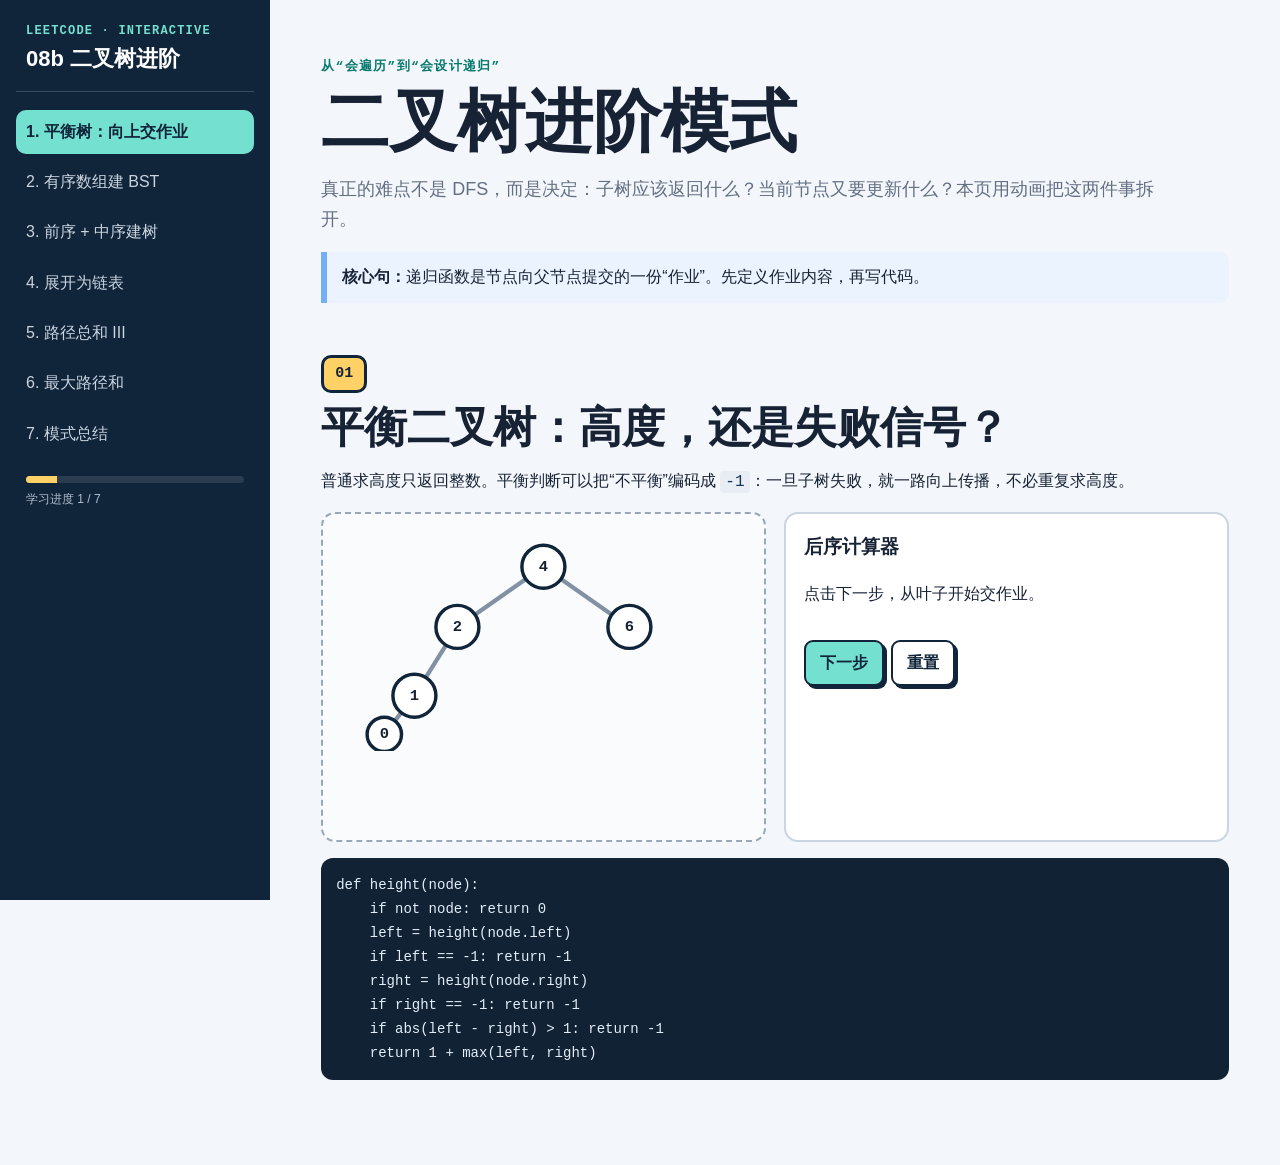
<file: interactive/08b-tree-advanced/index.html>
<!doctype html>
<html lang="zh-CN">
<head>
  <meta charset="utf-8">
  <meta name="viewport" content="width=device-width,initial-scale=1">
  <title>08b · 二叉树进阶模式</title>
  <link rel="stylesheet" href="../shared/course.css">
</head>
<body>
<aside>
  <div class="brand"><small>LEETCODE · INTERACTIVE</small><strong>08b 二叉树进阶</strong></div>
  <nav>
    <a href="#balance">1. 平衡树：向上交作业</a><a href="#sorted">2. 有序数组建 BST</a>
    <a href="#build">3. 前序 + 中序建树</a><a href="#flatten">4. 展开为链表</a>
    <a href="#prefix">5. 路径总和 III</a><a href="#maxpath">6. 最大路径和</a>
    <a href="#summary">7. 模式总结</a>
  </nav>
  <div class="progress"><i></i></div><p class="muted" id="progressText">学习进度 0%</p>
</aside>
<main>
  <header class="hero">
    <span class="eyebrow">从“会遍历”到“会设计递归”</span>
    <h1>二叉树进阶模式</h1>
    <p>真正的难点不是 DFS，而是决定：子树应该返回什么？当前节点又要更新什么？本页用动画把这两件事拆开。</p>
    <div class="callout"><b>核心句：</b>递归函数是节点向父节点提交的一份“作业”。先定义作业内容，再写代码。</div>
  </header>

  <section class="chapter" id="balance">
    <div class="chapter-no">01</div><h2>平衡二叉树：高度，还是失败信号？</h2>
    <p>普通求高度只返回整数。平衡判断可以把“不平衡”编码成 <code>-1</code>：一旦子树失败，就一路向上传播，不必重复求高度。</p>
    <div class="demo-grid">
      <div class="stage"><svg viewBox="0 0 480 260" id="balTree">
        <g class="edges"><line x1="240" y1="45" x2="140" y2="115"/><line x1="240" y1="45" x2="340" y2="115"/><line x1="140" y1="115" x2="90" y2="195"/><line x1="90" y1="195" x2="55" y2="240"/></g>
        <g class="nodes"><g data-v="4" transform="translate(240 45)"><circle r="25"/><text>4</text></g><g data-v="2" transform="translate(140 115)"><circle r="25"/><text>2</text></g><g data-v="6" transform="translate(340 115)"><circle r="25"/><text>6</text></g><g data-v="1" transform="translate(90 195)"><circle r="25"/><text>1</text></g><g data-v="0" transform="translate(55 240)"><circle r="20"/><text>0</text></g></g>
      </svg></div>
      <div class="panel"><h3>后序计算器</h3><p id="balText">点击下一步，从叶子开始交作业。</p><div class="chips" id="balChips"></div><button onclick="stepBalance()">下一步</button><button class="secondary" onclick="resetBalance()">重置</button></div>
    </div>
    <pre><code>def height(node):
    if not node: return 0
    left = height(node.left)
    if left == -1: return -1
    right = height(node.right)
    if right == -1: return -1
    if abs(left - right) > 1: return -1
    return 1 + max(left, right)</code></pre>
  </section>

  <section class="chapter" id="sorted">
    <div class="chapter-no">02</div><h2>有序数组建 BST：每次选中点</h2>
    <p>BST 要保证左小右大；“平衡”要求两边规模接近。因此自然选择区间中点作为根，再递归处理左右区间。</p>
    <div class="card"><div class="array" id="sortArray"></div><p id="sortText">数组 [-10, -3, 0, 5, 9]。注意递归处理的是下标区间，不要反复切片。</p><button onclick="stepSorted()">选择下一个根</button><button class="secondary" onclick="resetSorted()">重置</button></div>
    <pre><code>def build(left, right):
    if left > right: return None
    mid = (left + right) // 2
    root = TreeNode(nums[mid])
    root.left = build(left, mid - 1)
    root.right = build(mid + 1, right)
    return root</code></pre>
  </section>

  <section class="chapter" id="build">
    <div class="chapter-no">03</div><h2>前序 + 中序重建：一个负责找根，一个负责切开</h2>
    <div class="two-col"><div class="card"><h3>前序 preorder</h3><div class="array" id="preArray"></div><p>第一个未使用元素就是当前根。</p></div><div class="card"><h3>中序 inorder</h3><div class="array" id="inArray"></div><p>根左边属于左子树，右边属于右子树。</p></div></div>
    <div class="card"><p id="buildText">点击演示递归区间如何缩小。</p><button onclick="stepBuild()">下一步</button><button class="secondary" onclick="resetBuild()">重置</button></div>
    <pre><code>index = {value: i for i, value in enumerate(inorder)}
pre_i = 0
def build(lo, hi):
    nonlocal pre_i
    if lo > hi: return None
    value = preorder[pre_i]; pre_i += 1
    root = TreeNode(value)
    mid = index[value]
    root.left = build(lo, mid - 1)
    root.right = build(mid + 1, hi)
    return root</code></pre>
    <div class="callout warning"><b>前提：</b>节点值互不相同。哈希表让“根在中序中的位置”从 O(n) 查询降为 O(1)。</div>
  </section>

  <section class="chapter" id="flatten">
    <div class="chapter-no">04</div><h2>展开为链表：倒着连接更容易</h2>
    <p>目标顺序是“根 → 左 → 右”。如果按反向的“右 → 左 → 根”遍历，每次只需把当前节点的 <code>right</code> 指向上一个处理好的节点。</p>
    <div class="card"><div class="chain" id="flatChain"></div><p id="flatText">处理顺序：6, 5, 4, 3, 2, 1。链表会从头部逐步长出来。</p><button onclick="stepFlat()">连接一个节点</button><button class="secondary" onclick="resetFlat()">重置</button></div>
    <pre><code>previous = None
def dfs(node):
    nonlocal previous
    if not node: return
    dfs(node.right)
    dfs(node.left)
    node.right = previous
    node.left = None
    previous = node</code></pre>
  </section>

  <section class="chapter" id="prefix">
    <div class="chapter-no">05</div><h2>路径总和 III：树上的前缀和</h2>
    <p>到当前节点的路径和为 <code>current</code>。若祖先路径中出现过 <code>current - target</code>，中间那一段的和就恰好是 target。</p>
    <div class="demo-grid"><div class="stage"><div class="chain" id="pathChain"></div></div><div class="panel"><h3>沿路径进入与退出</h3><p id="prefixText">示例路径 10 → 5 → 3，target = 8。</p><div class="chips" id="prefixMap"></div><button onclick="stepPrefix()">下一步</button><button class="secondary" onclick="resetPrefix()">重置</button></div></div>
    <pre><code>prefix = {0: 1}
def dfs(node, current):
    if not node: return 0
    current += node.val
    answer = prefix.get(current - target, 0)
    prefix[current] = prefix.get(current, 0) + 1
    answer += dfs(node.left, current) + dfs(node.right, current)
    prefix[current] -= 1       # 离开当前路径：撤销现场
    return answer</code></pre>
    <div class="callout"><b>为什么要回溯？</b>prefix 只允许包含“当前根到当前节点”这条路径。离开节点若不减一，兄弟分支会错误地互相借用记录。</div>
  </section>

  <section class="chapter" id="maxpath">
    <div class="chapter-no">06</div><h2>最大路径和：返回值与全局答案不是同一件事</h2>
    <div class="compare"><div class="card"><h3>交给父节点</h3><p>父节点只能选择左边或右边的一条链：</p><p class="formula">node.val + max(left, right)</p></div><div class="card"><h3>更新全局答案</h3><p>路径可以在当前节点拐弯，同时接上两边：</p><p class="formula">node.val + left + right</p></div></div>
    <div class="card"><p id="gainText">示例：节点 20，左侧贡献 15，右侧贡献 7。</p><button onclick="showGain()">计算两种值</button></div>
    <pre><code>best = float('-inf')
def gain(node):
    nonlocal best
    if not node: return 0
    left = max(gain(node.left), 0)
    right = max(gain(node.right), 0)
    best = max(best, node.val + left + right)
    return node.val + max(left, right)</code></pre>
  </section>

  <section class="chapter" id="summary">
    <div class="chapter-no">07</div><h2>先问这三句，再写递归</h2>
    <div class="three-col"><div class="card"><span class="tag">① 返回</span><h3>子树交什么？</h3><p>高度、单边贡献、节点本身，还是失败信号？</p></div><div class="card"><span class="tag">② 合并</span><h3>当前怎么计算？</h3><p>如何使用 left 和 right 得到自己的结果？</p></div><div class="card"><span class="tag">③ 副作用</span><h3>是否更新外部状态？</h3><p>全局最优、计数器、前缀表是否需要更新或回溯？</p></div></div>
    <div class="quiz" data-answer="b"><h3>小测验</h3><p>最大路径和中，为什么不能把 <code>node + left + right</code> 返回给父节点？</p><button data-choice="a">因为计算太慢</button><button data-choice="b">因为返回给父节点的路径不能分叉</button><button data-choice="c">因为左右子树不能同时为正</button><p class="feedback"></p></div>
  </section>
</main>
<script src="../shared/course.js"></script>
<script>
CourseUI.init(7); CourseUI.quiz();
const $=s=>document.querySelector(s), $$=s=>[...document.querySelectorAll(s)];
let bi=0; const bsteps=[['0','叶子 0 返回高度 1'],['1','节点 1：左高 1、右高 0，返回 2'],['2','节点 2：左高 2、右高 0，差值 2，返回 -1'],['4','根发现左子树为 -1，立即传播 -1']];
function resetBalance(){bi=0; $$('#balTree g[data-v]').forEach(x=>x.classList.remove('hot')); $('#balChips').innerHTML=''; $('#balText').textContent='点击下一步，从叶子开始交作业。'}
function stepBalance(){if(bi>=bsteps.length)return; const [v,t]=bsteps[bi++]; $$('#balTree g[data-v]').forEach(x=>x.classList.toggle('hot',x.dataset.v===v)); $('#balText').textContent=t; $('#balChips').insertAdjacentHTML('beforeend',`<span>${v}：${t.includes('-1')?'-1':'高度已知'}</span>`)}
const nums=[-10,-3,0,5,9], mids=[2,0,3,1,4]; let si=0;
function paintArray(id,arr,hot=-1,used=[]){$(id).innerHTML=arr.map((v,i)=>`<span class="cell ${i===hot?'hot':''} ${used.includes(i)?'done':''}">${v}</span>`).join('')}
function resetSorted(){si=0;paintArray('#sortArray',nums);$('#sortText').textContent='数组 [-10, -3, 0, 5, 9]。注意递归处理的是下标区间，不要反复切片。'}
function stepSorted(){if(si>=mids.length)return; const m=mids[si++];paintArray('#sortArray',nums,m,mids.slice(0,si-1));$('#sortText').textContent=`选择下标 ${m}（值 ${nums[m]}）作为当前区间的根；随后递归处理它的左右区间。`}
const pre=[3,9,20,15,7], ino=[9,3,15,20,7], buildSteps=[[3,0,4],[9,0,0],[20,2,4],[15,2,2],[7,4,4]];let bu=0;
function resetBuild(){bu=0;paintArray('#preArray',pre);paintArray('#inArray',ino);$('#buildText').textContent='点击演示递归区间如何缩小。'}
function stepBuild(){if(bu>=buildSteps.length)return;const [root,l,r]=buildSteps[bu++];paintArray('#preArray',pre,bu-1,[...Array(bu-1).keys()]);paintArray('#inArray',ino,ino.indexOf(root));$('#buildText').textContent=`根 = ${root}；当前中序区间 [${l}, ${r}]，根位于下标 ${ino.indexOf(root)}。`}
const order=[6,5,4,3,2,1];let fi=0;
function resetFlat(){fi=0;$('#flatChain').innerHTML='';$('#flatText').textContent='处理顺序：6, 5, 4, 3, 2, 1。链表会从头部逐步长出来。'}
function stepFlat(){if(fi>=order.length)return;const v=order[fi++], chain=order.slice(0,fi).reverse();$('#flatChain').innerHTML=chain.map((x,i)=>`<span class="chip hot">${x}</span>${i<chain.length-1?'<b>→</b>':''}`).join('');$('#flatText').textContent=`处理 ${v}：令 ${v}.right = previous，再把 previous 更新为 ${v}。`}
let pi=0;const pevents=[['进入 10：current=10，查找 2','0:1, 10:1'],['进入 5：current=15，查找 7','0:1, 10:1, 15:1'],['进入 3：current=18，查找 10，命中 1 次！','0:1, 10:1, 15:1, 18:1'],['退出 3：撤销 prefix[18]','0:1, 10:1, 15:1']];
function resetPrefix(){pi=0;$('#pathChain').innerHTML='<span class="chip">10</span><b>→</b><span class="chip">5</span><b>→</b><span class="chip">3</span>';$('#prefixMap').innerHTML='<span>0: 1</span>';$('#prefixText').textContent='示例路径 10 → 5 → 3，target = 8。'}
function stepPrefix(){if(pi>=pevents.length)return;const [t,m]=pevents[pi++];$('#prefixText').textContent=t;$('#prefixMap').innerHTML=m.split(', ').map(x=>`<span>${x}</span>`).join('')}
function showGain(){$('#gainText').innerHTML='交给父节点：<b>20 + max(15, 7) = 35</b>；用于更新全局答案：<b>20 + 15 + 7 = 42</b>。'}
resetBalance();resetSorted();resetBuild();resetFlat();resetPrefix();
</script>
</body></html>
</file>
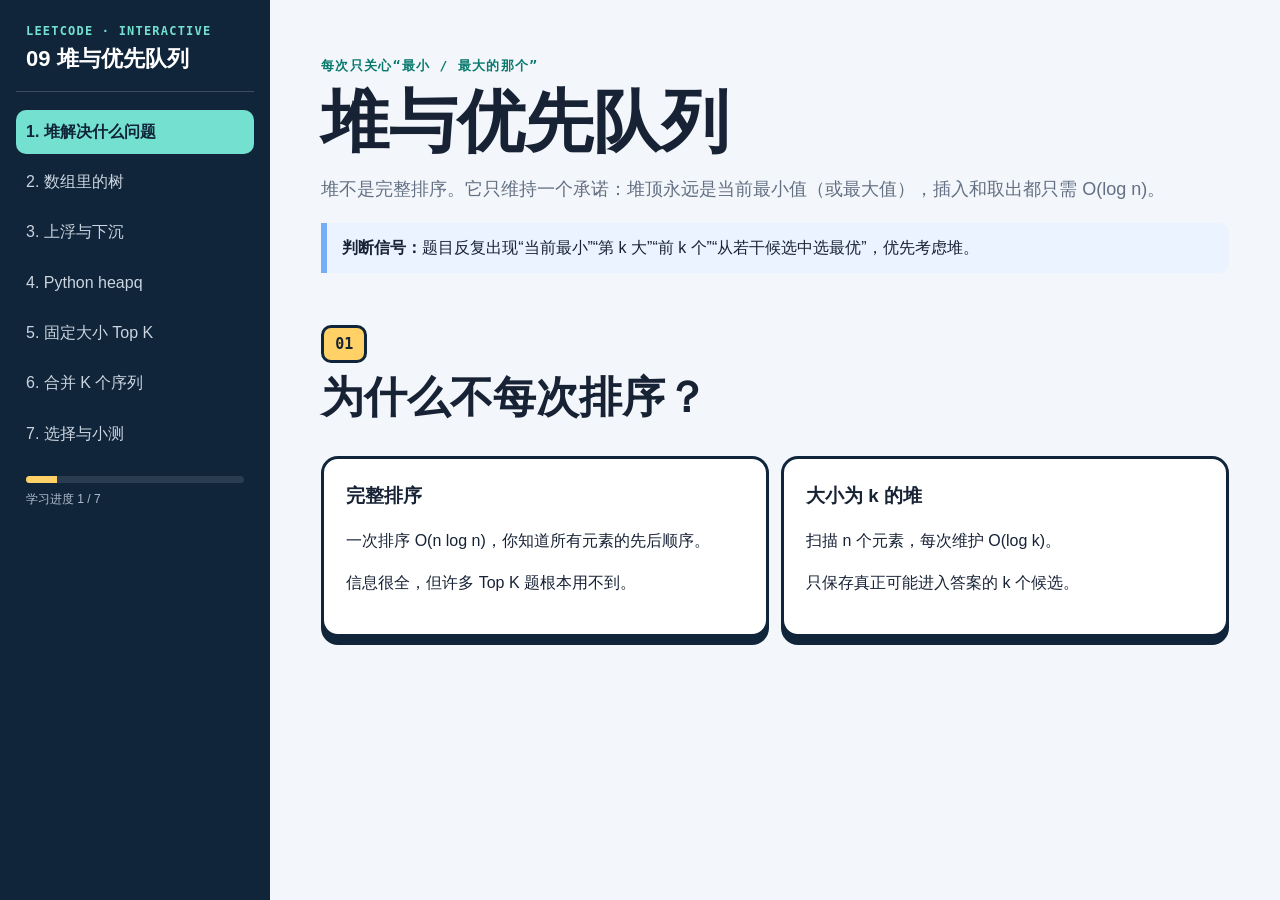
<file: interactive/09-heap-priority-queue/index.html>
<!doctype html>
<html lang="zh-CN"><head><meta charset="utf-8"><meta name="viewport" content="width=device-width,initial-scale=1"><title>09 · 堆与优先队列</title><link rel="stylesheet" href="../shared/course.css"></head>
<body><aside><div class="brand"><small>LEETCODE · INTERACTIVE</small><strong>09 堆与优先队列</strong></div><nav><a href="#idea">1. 堆解决什么问题</a><a href="#shape">2. 数组里的树</a><a href="#motion">3. 上浮与下沉</a><a href="#python">4. Python heapq</a><a href="#topk">5. 固定大小 Top K</a><a href="#merge">6. 合并 K 个序列</a><a href="#summary">7. 选择与小测</a></nav><div class="progress"><i></i></div><p class="muted" id="progressText">学习进度 0%</p></aside>
<main><header class="hero"><span class="eyebrow">每次只关心“最小 / 最大的那个”</span><h1>堆与优先队列</h1><p>堆不是完整排序。它只维持一个承诺：堆顶永远是当前最小值（或最大值），插入和取出都只需 O(log n)。</p><div class="callout"><b>判断信号：</b>题目反复出现“当前最小”“第 k 大”“前 k 个”“从若干候选中选最优”，优先考虑堆。</div></header>
<section class="chapter" id="idea"><div class="chapter-no">01</div><h2>为什么不每次排序？</h2><div class="compare"><div class="card"><h3>完整排序</h3><p>一次排序 O(n log n)，你知道所有元素的先后顺序。</p><p>信息很全，但许多 Top K 题根本用不到。</p></div><div class="card"><h3>大小为 k 的堆</h3><p>扫描 n 个元素，每次维护 O(log k)。</p><p>只保存真正可能进入答案的 k 个候选。</p></div></div></section>
<section class="chapter" id="shape"><div class="chapter-no">02</div><h2>数组里的完全二叉树</h2><p>下标从 0 开始：节点 i 的左孩子是 <code>2*i+1</code>，右孩子是 <code>2*i+2</code>，父节点是 <code>(i-1)//2</code>。</p><div class="demo-grid"><div class="stage"><svg viewBox="0 0 500 250"><g class="edges"><line x1="250" y1="50" x2="150" y2="125"/><line x1="250" y1="50" x2="350" y2="125"/><line x1="150" y1="125" x2="95" y2="205"/><line x1="150" y1="125" x2="205" y2="205"/></g><g class="nodes"><g transform="translate(250 50)"><circle r="26"/><text>1</text></g><g transform="translate(150 125)"><circle r="26"/><text>3</text></g><g transform="translate(350 125)"><circle r="26"/><text>4</text></g><g transform="translate(95 205)"><circle r="26"/><text>8</text></g><g transform="translate(205 205)"><circle r="26"/><text>5</text></g></g></svg></div><div class="panel"><h3>内存中其实是</h3><div class="array"><span class="cell hot">1</span><span class="cell">3</span><span class="cell">4</span><span class="cell">8</span><span class="cell">5</span></div><p><code>[1, 3, 4, 8, 5]</code></p><p>小顶堆只要求父 ≤ 子；兄弟之间、不同分支之间不保证有序。</p></div></div></section>
<section class="chapter" id="motion"><div class="chapter-no">03</div><h2>插入上浮，弹出下沉</h2><div class="card"><div class="array" id="heapArray"></div><p id="heapText">初始小顶堆 [2, 5, 4, 9, 7]，准备插入 1。</p><button onclick="heapStep()">下一步</button><button class="secondary" onclick="heapReset()">重置</button></div><div class="two-col"><div class="card"><h3>heappush</h3><p>先放在数组末尾，再与父节点比较；更小就交换，直到满足堆序。</p></div><div class="card"><h3>heappop</h3><p>取走堆顶，把末尾放到顶部；再与较小的孩子交换，直到满足堆序。</p></div></div></section>
<section class="chapter" id="python"><div class="chapter-no">04</div><h2>Python 的 heapq</h2><pre><code>import heapq

heap = []
heapq.heappush(heap, 5)
heapq.heappush(heap, 2)
smallest = heapq.heappop(heap)  # 2

# 最大堆：存相反数
heapq.heappush(heap, -10)
largest = -heapq.heappop(heap)

# 元组先比较 priority，再比较 value
heapq.heappush(tasks, (priority, task_id, task))</code></pre><div class="callout warning"><b>常见坑：</b>元组第一项相同时，Python 会继续比较第二项。若第二项是不可比较的对象，加入唯一编号 <code>task_id</code> 作为稳定的打破平局字段。</div></section>
<section class="chapter" id="topk"><div class="chapter-no">05</div><h2>第 k 大：保存“最大的 k 个”</h2><p>使用大小为 k 的<strong>小顶堆</strong>。堆顶正好是这 k 个大数里最小的，也就是整体第 k 大。</p><div class="demo-grid"><div class="stage"><div class="array" id="stream"></div></div><div class="panel"><h3>nums = [3,2,1,5,6,4], k = 2</h3><div class="chips" id="topHeap"></div><p id="topText">逐个读数。超过 k 个时，弹出最小值。</p><button onclick="topStep()">读取下一个</button><button class="secondary" onclick="topReset()">重置</button></div></div><pre><code>heap = []
for x in nums:
    heapq.heappush(heap, x)
    if len(heap) > k:
        heapq.heappop(heap)
return heap[0]</code></pre></section>
<section class="chapter" id="merge"><div class="chapter-no">06</div><h2>合并 K 个有序序列：只放每条队伍的队首</h2><div class="card"><div id="queues"></div><p id="mergeText">堆里只需要 K 个候选，而不是把所有元素一次性倒进去。</p><button onclick="mergeStep()">弹出当前最小</button><button class="secondary" onclick="mergeReset()">重置</button><div class="chain" id="merged"></div></div><pre><code># (值, 来自第几条序列, 在该序列的位置)
heap = [(seq[0], i, 0) for i, seq in enumerate(sequences) if seq]
heapq.heapify(heap)
while heap:
    value, row, col = heapq.heappop(heap)
    answer.append(value)
    if col + 1 < len(sequences[row]):
        nxt = sequences[row][col + 1]
        heapq.heappush(heap, (nxt, row, col + 1))</code></pre></section>
<section class="chapter" id="summary"><div class="chapter-no">07</div><h2>看到题目时怎么选？</h2><div class="three-col"><div class="card"><h3>一次找最值</h3><p><code>min</code> / <code>max</code> 通常足够。</p></div><div class="card"><h3>反复取动态最值</h3><p>优先队列 / 堆。</p></div><div class="card"><h3>需要完整顺序</h3><p>排序通常更直接。</p></div></div><div class="quiz" data-answer="c"><h3>小测验</h3><p>求数组第 10 大，固定大小堆应该使用什么堆？</p><button data-choice="a">大小为 10 的大顶堆</button><button data-choice="b">大小为 n 的小顶堆</button><button data-choice="c">大小为 10 的小顶堆</button><p class="feedback"></p></div></section>
</main><script src="../shared/course.js"></script><script>
CourseUI.init(7);CourseUI.quiz();const $=s=>document.querySelector(s);
const hstates=[[2,5,4,9,7],[2,5,4,9,7,1],[2,5,1,9,7,4],[1,5,2,9,7,4]],htexts=['初始小顶堆 [2, 5, 4, 9, 7]，准备插入 1。','1 放到末尾。它小于父节点 4，需要交换。','1 上浮到下标 2。它仍小于父节点 2，再交换。','完成：1 到达堆顶，父 ≤ 子再次成立。'];let hi=0;
function drawHeap(){ $('#heapArray').innerHTML=hstates[hi].map((v,i)=>`<span class="cell ${hi&&((hi===1&&i===5)||(hi===2&&i===2)||(hi===3&&i===0))?'hot':''}">${v}</span>`).join('');$('#heapText').textContent=htexts[hi]}
function heapStep(){if(hi<hstates.length-1)hi++;drawHeap()}function heapReset(){hi=0;drawHeap()}
const vals=[3,2,1,5,6,4];let ti=0,th=[];function topReset(){ti=0;th=[];$('#stream').innerHTML=vals.map(v=>`<span class="cell">${v}</span>`).join('');$('#topHeap').innerHTML='';$('#topText').textContent='逐个读数。超过 k 个时，弹出最小值。'}
function topStep(){if(ti>=vals.length)return;const x=vals[ti++];th.push(x);th.sort((a,b)=>a-b);let removed=null;if(th.length>2)removed=th.shift();$('#stream').innerHTML=vals.map((v,i)=>`<span class="cell ${i===ti-1?'hot':''} ${i<ti-1?'done':''}">${v}</span>`).join('');$('#topHeap').innerHTML=th.map(v=>`<span>${v}</span>`).join('');$('#topText').textContent=`读入 ${x}${removed!==null?`，超过 2 个，弹出 ${removed}`:''}。当前候选：${th.join(', ')}${ti===vals.length?`；答案是堆顶 ${th[0]}`:''}`}
const seqs=[[1,4,7],[2,5,8],[3,6,9]];let pos=[0,0,0],out=[];function renderQueues(){ $('#queues').innerHTML=seqs.map((r,i)=>`<div class="array">${r.map((v,j)=>`<span class="cell ${j===pos[i]?'hot':''} ${j<pos[i]?'done':''}">${v}</span>`).join('')}</div>`).join('');$('#merged').innerHTML=out.map((v,i)=>`<span class="chip">${v}</span>${i<out.length-1?'<b>→</b>':''}`).join('')}
function mergeReset(){pos=[0,0,0];out=[];renderQueues();$('#mergeText').textContent='堆里只需要 K 个候选，而不是把所有元素一次性倒进去。'}function mergeStep(){let row=-1,best=Infinity;seqs.forEach((s,i)=>{if(pos[i]<s.length&&s[pos[i]]<best){best=s[pos[i]];row=i}});if(row<0)return;out.push(best);pos[row]++;renderQueues();$('#mergeText').textContent=`弹出 ${best}（第 ${row+1} 条序列），再把这条序列的新队首加入堆。`}
drawHeap();topReset();mergeReset();
</script></body></html>
</file>
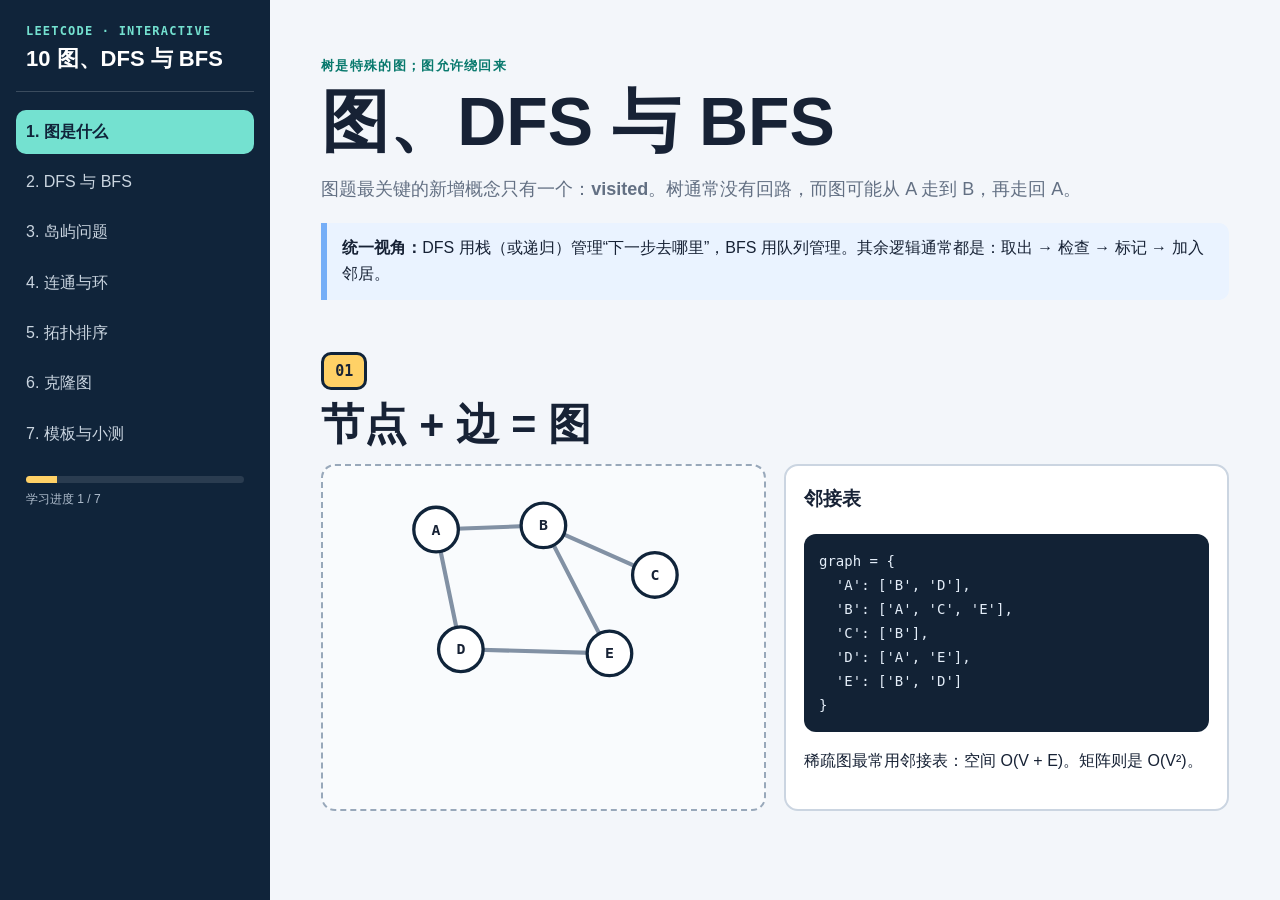
<file: interactive/10-graph-dfs-bfs/index.html>
<!doctype html>
<html lang="zh-CN"><head><meta charset="utf-8"><meta name="viewport" content="width=device-width,initial-scale=1"><title>10 · 图、DFS 与 BFS</title><link rel="stylesheet" href="../shared/course.css"></head>
<body><aside><div class="brand"><small>LEETCODE · INTERACTIVE</small><strong>10 图、DFS 与 BFS</strong></div><nav><a href="#model">1. 图是什么</a><a href="#search">2. DFS 与 BFS</a><a href="#island">3. 岛屿问题</a><a href="#component">4. 连通与环</a><a href="#topo">5. 拓扑排序</a><a href="#clone">6. 克隆图</a><a href="#summary">7. 模板与小测</a></nav><div class="progress"><i></i></div><p class="muted" id="progressText">学习进度 0%</p></aside>
<main><header class="hero"><span class="eyebrow">树是特殊的图；图允许绕回来</span><h1>图、DFS 与 BFS</h1><p>图题最关键的新增概念只有一个：<strong>visited</strong>。树通常没有回路，而图可能从 A 走到 B，再走回 A。</p><div class="callout"><b>统一视角：</b>DFS 用栈（或递归）管理“下一步去哪里”，BFS 用队列管理。其余逻辑通常都是：取出 → 检查 → 标记 → 加入邻居。</div></header>
<section class="chapter" id="model"><div class="chapter-no">01</div><h2>节点 + 边 = 图</h2><div class="demo-grid"><div class="stage"><svg viewBox="0 0 500 260"><g class="edges"><line x1="120" y1="60" x2="250" y2="55"/><line x1="250" y1="55" x2="385" y2="115"/><line x1="120" y1="60" x2="150" y2="205"/><line x1="150" y1="205" x2="330" y2="210"/><line x1="250" y1="55" x2="330" y2="210"/></g><g class="nodes"><g transform="translate(120 60)"><circle r="27"/><text>A</text></g><g transform="translate(250 55)"><circle r="27"/><text>B</text></g><g transform="translate(385 115)"><circle r="27"/><text>C</text></g><g transform="translate(150 205)"><circle r="27"/><text>D</text></g><g transform="translate(330 210)"><circle r="27"/><text>E</text></g></g></svg></div><div class="panel"><h3>邻接表</h3><pre><code>graph = {
  'A': ['B', 'D'],
  'B': ['A', 'C', 'E'],
  'C': ['B'],
  'D': ['A', 'E'],
  'E': ['B', 'D']
}</code></pre><p>稀疏图最常用邻接表：空间 O(V + E)。矩阵则是 O(V²)。</p></div></div></section>
<section class="chapter" id="search"><div class="chapter-no">02</div><h2>DFS 深入一条路，BFS 一圈圈扩散</h2><div class="card"><div class="switch"><button id="dfsBtn" onclick="setMode('dfs')">DFS</button><button id="bfsBtn" class="secondary" onclick="setMode('bfs')">BFS</button></div><div class="demo-grid"><div class="stage"><svg viewBox="0 0 500 260" id="searchGraph"><g class="edges"><line x1="100" y1="130" x2="220" y2="60"/><line x1="100" y1="130" x2="220" y2="200"/><line x1="220" y1="60" x2="380" y2="55"/><line x1="220" y1="60" x2="380" y2="130"/><line x1="220" y1="200" x2="380" y2="205"/></g><g class="nodes"><g data-node="A" transform="translate(100 130)"><circle r="27"/><text>A</text></g><g data-node="B" transform="translate(220 60)"><circle r="27"/><text>B</text></g><g data-node="C" transform="translate(220 200)"><circle r="27"/><text>C</text></g><g data-node="D" transform="translate(380 55)"><circle r="27"/><text>D</text></g><g data-node="E" transform="translate(380 130)"><circle r="27"/><text>E</text></g><g data-node="F" transform="translate(380 205)"><circle r="27"/><text>F</text></g></g></svg></div><div class="panel"><h3 id="modeTitle">DFS：栈 / 递归</h3><div class="chips" id="worklist"></div><p id="searchText">从 A 开始。点击一步，观察待办容器。</p><button onclick="searchStep()">走一步</button><button class="secondary" onclick="searchReset()">重置</button></div></div></div><pre><code># DFS（递归）
def dfs(node):
    if node in visited: return
    visited.add(node)
    for neighbor in graph[node]:
        dfs(neighbor)

# BFS（队列）
queue = deque([start]); visited = {start}
while queue:
    node = queue.popleft()
    for neighbor in graph[node]:
        if neighbor not in visited:
            visited.add(neighbor)       # 入队时标记
            queue.append(neighbor)</code></pre></section>
<section class="chapter" id="island"><div class="chapter-no">03</div><h2>岛屿数量：二维网格也是图</h2><p>每个陆地格子是节点，上下左右相邻就是边。发现一块没访问过的陆地，答案加一，再用 DFS/BFS 淹掉整座岛。</p><div class="demo-grid"><div class="stage"><div class="grid-board" id="islandGrid"></div></div><div class="panel"><h3>扫描 + 搜索</h3><p id="islandText">按行扫描；遇到未访问的 1，就发现一座新岛。</p><p class="formula">islands = <span id="islandCount">0</span></p><button onclick="islandStep()">下一步</button><button class="secondary" onclick="islandReset()">重置</button></div></div><div class="callout warning"><b>边界检查：</b><code>0 ≤ row &lt; rows</code>、<code>0 ≤ col &lt; cols</code>，并且只访问陆地和未访问位置。</div></section>
<section class="chapter" id="component"><div class="chapter-no">04</div><h2>连通分量与环：不要混淆方向</h2><div class="compare"><div class="card"><h3>无向图判断环</h3><p>DFS 看到已访问邻居不一定是环，它可能只是刚刚走来的父节点。</p><pre><code>if visited(neighbor) and neighbor != parent:
    found_cycle = True</code></pre></div><div class="card"><h3>有向图判断环</h3><p>使用三种状态：未访问、正在当前路径中、已经完成。遇到“正在路径中”的节点才是回边。</p><pre><code>0 = unvisited
1 = visiting
2 = finished</code></pre></div></div><p>连通分量的通用计数：遍历所有节点；每次遇到未访问节点，计数 +1，并搜索标记它所在的整个分量。</p></section>
<section class="chapter" id="topo"><div class="chapter-no">05</div><h2>拓扑排序：先做没有前置条件的任务</h2><p>有向边 <code>A → C</code> 表示先 A 后 C。入度是一个节点尚未解决的前置条件数量。</p><div class="demo-grid"><div class="stage"><div id="degreeRows"></div></div><div class="panel"><h3>Kahn 算法</h3><div class="chips" id="zeroQueue"></div><p id="topoText">先把所有入度为 0 的节点入队。</p><button onclick="topoStep()">完成一个任务</button><button class="secondary" onclick="topoReset()">重置</button><div class="chain" id="topoOrder"></div></div></div><pre><code>queue = deque(node for node in nodes if indegree[node] == 0)
order = []
while queue:
    node = queue.popleft()
    order.append(node)
    for nxt in graph[node]:
        indegree[nxt] -= 1
        if indegree[nxt] == 0:
            queue.append(nxt)
return order if len(order) == len(nodes) else []  # 否则存在环</code></pre></section>
<section class="chapter" id="clone"><div class="chapter-no">06</div><h2>克隆图：哈希表同时充当 visited 和对应关系</h2><div class="two-col"><div class="card"><h3>原图节点</h3><div class="chips"><span>A</span><span>B</span><span>C</span></div></div><div class="card"><h3>clone_map</h3><div class="chips"><span>A → A'</span><span>B → B'</span><span>C → C'</span></div></div></div><pre><code>copies = {}
def clone(node):
    if node in copies:
        return copies[node]
    copy = Node(node.val)
    copies[node] = copy          # 先登记，防止环导致无限递归
    for neighbor in node.neighbors:
        copy.neighbors.append(clone(neighbor))
    return copy</code></pre><div class="callout"><b>关键顺序：</b>新节点创建后立刻放入字典，然后才递归邻居。若图里 A → B → A，第二次见到 A 时可以直接返回已有副本。</div></section>
<section class="chapter" id="summary"><div class="chapter-no">07</div><h2>图题四步检查表</h2><div class="four-col"><div class="card"><b>1. 节点是谁？</b><p>城市、课程、单词、网格格子。</p></div><div class="card"><b>2. 边是什么？</b><p>相邻、依赖、可转换关系。</p></div><div class="card"><b>3. 用何种容器？</b><p>DFS 栈；最短步数常用 BFS 队列。</p></div><div class="card"><b>4. 何时标记？</b><p>BFS 通常在入队时标记，避免重复入队。</p></div></div><div class="quiz" data-answer="a"><h3>小测验</h3><p>无权图中求起点到终点的最少边数，通常首选？</p><button data-choice="a">BFS</button><button data-choice="b">任意 DFS</button><button data-choice="c">排序</button><p class="feedback"></p></div></section>
</main><script src="../shared/course.js"></script><script>
CourseUI.init(7);CourseUI.quiz();const $=s=>document.querySelector(s),$$=s=>[...document.querySelectorAll(s)];
const orders={dfs:['A','B','D','E','C','F'],bfs:['A','B','C','D','E','F']};let mode='dfs',searchI=0;
function setMode(m){mode=m;$('#dfsBtn').classList.toggle('secondary',m!=='dfs');$('#bfsBtn').classList.toggle('secondary',m!=='bfs');$('#modeTitle').textContent=m==='dfs'?'DFS：栈 / 递归':'BFS：队列';searchReset()}
function searchReset(){searchI=0;$$('#searchGraph [data-node]').forEach(n=>n.classList.remove('hot','done'));$('#worklist').innerHTML='<span>A</span>';$('#searchText').textContent='从 A 开始。点击一步，观察待办容器。'}
function searchStep(){const o=orders[mode];if(searchI>=o.length)return;const v=o[searchI++];$$('#searchGraph [data-node]').forEach(n=>{n.classList.remove('hot');if(n.dataset.node===v)n.classList.add('hot');if(o.slice(0,searchI-1).includes(n.dataset.node))n.classList.add('done')});const pending=o.slice(searchI,Math.min(o.length,searchI+(mode==='dfs'?2:3)));$('#worklist').innerHTML=pending.map(x=>`<span>${x}</span>`).join('')||'<span>空</span>';$('#searchText').textContent=`访问 ${v}。${mode==='dfs'?'栈顶决定下一条深入的路。':'队首先入先出，因此按距离一层层扩散。'}`}
const grid=[[1,1,0,0,0],[1,1,0,1,1],[0,0,0,1,1],[1,0,0,0,0]], groups=[[0,1,5,6],[8,9,13,14],[15]];let gi=0;
function drawGrid(active=[]){$('#islandGrid').style.gridTemplateColumns='repeat(5,44px)';$('#islandGrid').innerHTML=grid.flat().map((v,i)=>`<span class="grid-cell ${v?'land':'water'} ${active.includes(i)?'hot':''}">${v}</span>`).join('')}
function islandReset(){gi=0;drawGrid();$('#islandCount').textContent='0';$('#islandText').textContent='按行扫描；遇到未访问的 1，就发现一座新岛。'}
function islandStep(){if(gi>=groups.length)return;drawGrid(groups[gi]);gi++;$('#islandCount').textContent=gi;$('#islandText').textContent=`从高亮格出发搜索，整块相连陆地一次标记完。这是第 ${gi} 座岛。`}
const edges={A:['C'],B:['C','D'],C:['E'],D:['F'],E:['F'],F:[]};const all=['A','B','C','D','E','F'];let indeg={}, tq=[],to=[];
function topoRender(){ $('#degreeRows').innerHTML=all.map(n=>`<div class="row"><b>${n}</b><span>入度 ${indeg[n]}</span></div>`).join('');$('#zeroQueue').innerHTML=tq.map(n=>`<span>${n}</span>`).join('')||'<span>空</span>';$('#topoOrder').innerHTML=to.map((n,i)=>`<span class="chip">${n}</span>${i<to.length-1?'<b>→</b>':''}`).join('')}
function topoReset(){indeg=Object.fromEntries(all.map(n=>[n,0]));Object.values(edges).flat().forEach(n=>indeg[n]++);tq=all.filter(n=>indeg[n]===0);to=[];topoRender();$('#topoText').textContent='先把所有入度为 0 的节点入队。'}
function topoStep(){if(!tq.length)return;const n=tq.shift();to.push(n);const unlocked=[];edges[n].forEach(x=>{indeg[x]--;if(indeg[x]===0){tq.push(x);unlocked.push(x)}});topoRender();$('#topoText').textContent=`完成 ${n}，删除它的出边${unlocked.length?`；${unlocked.join('、')} 的入度变为 0，加入队列。`:'。'}`}
searchReset();islandReset();topoReset();
</script></body></html>
</file>
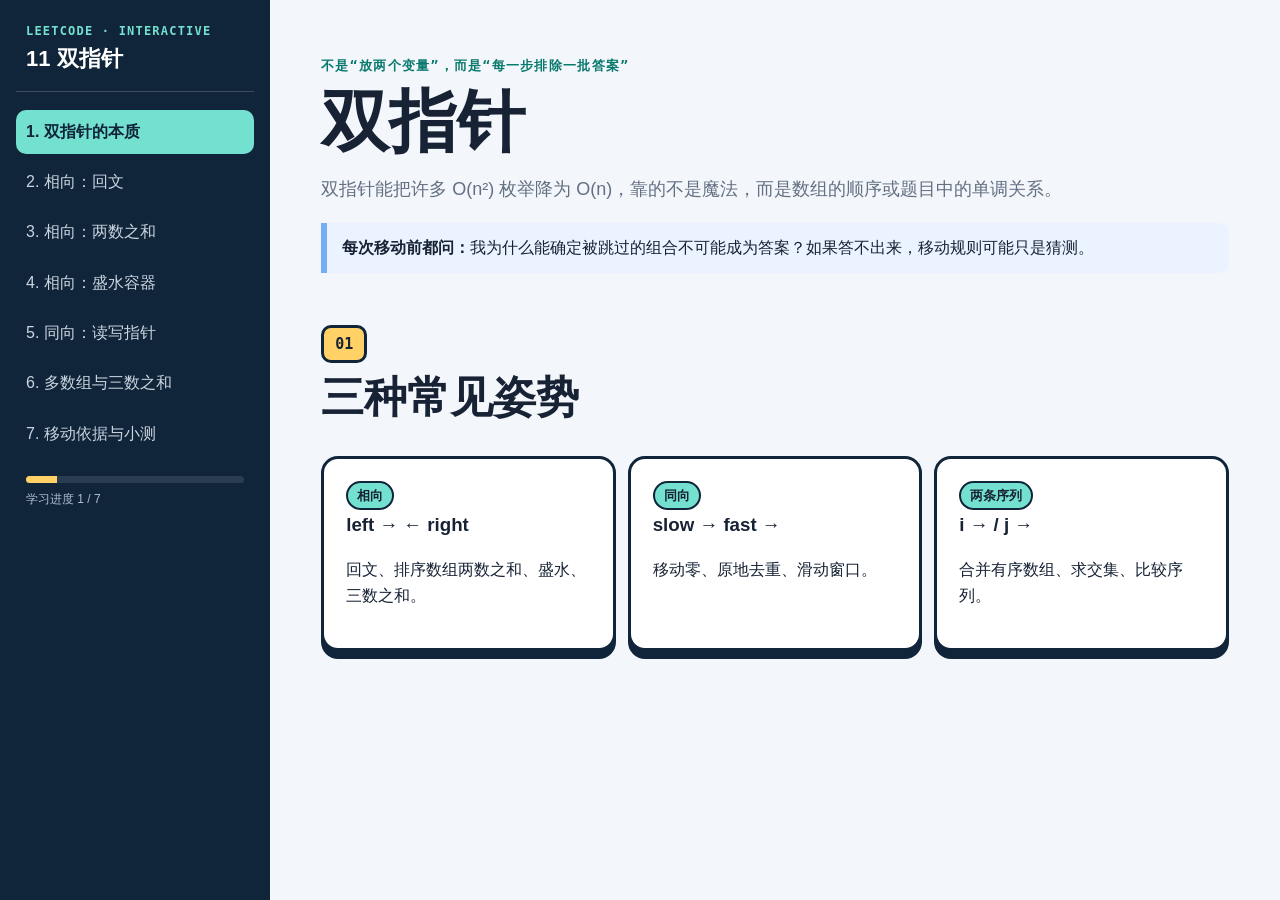
<file: interactive/11-two-pointers/index.html>
<!doctype html>
<html lang="zh-CN"><head><meta charset="utf-8"><meta name="viewport" content="width=device-width,initial-scale=1"><title>11 · 双指针</title><link rel="stylesheet" href="../shared/course.css"></head>
<body><aside><div class="brand"><small>LEETCODE · INTERACTIVE</small><strong>11 双指针</strong></div><nav><a href="#types">1. 双指针的本质</a><a href="#palindrome">2. 相向：回文</a><a href="#twosum">3. 相向：两数之和</a><a href="#water">4. 相向：盛水容器</a><a href="#write">5. 同向：读写指针</a><a href="#three">6. 多数组与三数之和</a><a href="#summary">7. 移动依据与小测</a></nav><div class="progress"><i></i></div><p class="muted" id="progressText">学习进度 0%</p></aside>
<main><header class="hero"><span class="eyebrow">不是“放两个变量”，而是“每一步排除一批答案”</span><h1>双指针</h1><p>双指针能把许多 O(n²) 枚举降为 O(n)，靠的不是魔法，而是数组的顺序或题目中的单调关系。</p><div class="callout"><b>每次移动前都问：</b>我为什么能确定被跳过的组合不可能成为答案？如果答不出来，移动规则可能只是猜测。</div></header>
<section class="chapter" id="types"><div class="chapter-no">01</div><h2>三种常见姿势</h2><div class="three-col"><div class="card"><span class="tag">相向</span><h3>left → ← right</h3><p>回文、排序数组两数之和、盛水、三数之和。</p></div><div class="card"><span class="tag">同向</span><h3>slow → fast →</h3><p>移动零、原地去重、滑动窗口。</p></div><div class="card"><span class="tag">两条序列</span><h3>i → / j →</h3><p>合并有序数组、求交集、比较序列。</p></div></div></section>
<section class="chapter" id="palindrome"><div class="chapter-no">02</div><h2>回文：比较最外层，再向内收缩</h2><div class="card"><div class="array" id="palArray"></div><p id="palText">字符串 “racecar”。左右字符相等，才有必要继续看里面。</p><button onclick="palStep()">比较一次</button><button class="secondary" onclick="palReset()">重置</button></div><pre><code>left, right = 0, len(s) - 1
while left < right:
    if s[left] != s[right]:
        return False
    left += 1
    right -= 1
return True</code></pre></section>
<section class="chapter" id="twosum"><div class="chapter-no">03</div><h2>有序两数之和：一次排除一整行组合</h2><p>和太小，只能增大较小数，所以移动 left；和太大，只能减小较大数，所以移动 right。这依赖数组已经排序。</p><div class="demo-grid"><div class="stage"><div class="array" id="sumArray"></div></div><div class="panel"><h3>target = 9</h3><p id="sumText">从最小值和最大值开始。</p><div class="chips" id="sumEliminated"></div><button onclick="sumStep()">计算并移动</button><button class="secondary" onclick="sumReset()">重置</button></div></div><div class="callout"><b>证明 left 可以丢掉：</b>若 <code>nums[left] + nums[right] &lt; target</code>，那么 left 与任何不超过 right 的数相加都更小，因此 left 不可能参与答案。</div></section>
<section class="chapter" id="water"><div class="chapter-no">04</div><h2>盛最多水的容器：移动短板</h2><p>面积 = 宽度 × min(左高, 右高)。宽度每次都会减小；只有移动短板，才有可能用更高的板补偿宽度损失。</p><div class="demo-grid"><div class="stage"><div class="bars" id="waterBars"></div></div><div class="panel"><p id="waterText">height = [1,8,6,2,5,4,8,3,7]</p><p class="formula">best = <span id="waterBest">0</span></p><button onclick="waterStep()">计算并移动短板</button><button class="secondary" onclick="waterReset()">重置</button></div></div><div class="callout warning"><b>为什么不能移动长板？</b>宽度变小，短板不变，面积上限只会更小；它不可能得到更优答案。</div></section>
<section class="chapter" id="write"><div class="chapter-no">05</div><h2>移动零：fast 负责读，slow 负责写</h2><p><code>nums[:slow]</code> 始终表示“已经整理好的非零区域”。fast 扫描新元素，遇到非零就写到 slow 所在位置。</p><div class="card"><div class="array" id="moveArray"></div><p id="moveText">nums = [0,1,0,3,12]。R 是读取位置，W 是下一个非零数应放的位置。</p><button onclick="moveStep()">读取一次</button><button class="secondary" onclick="moveReset()">重置</button></div><pre><code>slow = 0
for fast in range(len(nums)):
    if nums[fast] != 0:
        nums[slow], nums[fast] = nums[fast], nums[slow]
        slow += 1</code></pre><div class="callout"><b>循环不变量：</b>每轮开始时，<code>[0, slow)</code> 已经是处理过部分中的所有非零元素，顺序不变。</div></section>
<section class="chapter" id="three"><div class="chapter-no">06</div><h2>两条有序序列与三数之和</h2><div class="compare"><div class="card"><h3>两个数组求交集</h3><pre><code>i = j = 0
while i < len(a) and j < len(b):
    if a[i] == b[j]:
        answer.append(a[i]); i += 1; j += 1
    elif a[i] < b[j]: i += 1
    else: j += 1</code><p>较小的一方不可能与对方当前及之后的更大元素相等，因此安全前进。</p></div><div class="card"><h3>三数之和</h3><pre><code>nums.sort()
for i in range(n - 2):
    if i > 0 and nums[i] == nums[i-1]: continue
    left, right = i + 1, n - 1
    while left < right:
        total = nums[i] + nums[left] + nums[right]
        # 按 total 与 0 的关系移动，并跳过重复值</code><p>固定第一个数后，问题退化成有序两数之和。</p></div></div><div class="card"><div class="array" id="threeArray"></div><p id="threeText">[-4,-1,-1,0,1,2]：固定 i，再让左右指针寻找 -nums[i]。</p><button onclick="threeStep()">演示下一步</button><button class="secondary" onclick="threeReset()">重置</button></div></section>
<section class="chapter" id="summary"><div class="chapter-no">07</div><h2>双指针不是模板题，是“排除证明”</h2><div class="three-col"><div class="card"><h3>先找顺序</h3><p>数组已排序？能否排序？是否存在单调变化？</p></div><div class="card"><h3>定义指针含义</h3><p>是候选边界、读写位置，还是两条序列的进度？</p></div><div class="card"><h3>证明移动</h3><p>移动一个指针时，为什么被跨过的答案都不可能成立？</p></div></div><div class="quiz" data-answer="b"><h3>小测验</h3><p>有序数组两数之和中，当前和小于 target，应该怎么做？</p><button data-choice="a">right 左移</button><button data-choice="b">left 右移</button><button data-choice="c">两个都移动</button><p class="feedback"></p></div></section>
</main><script src="../shared/course.js"></script><script>
CourseUI.init(7);CourseUI.quiz();const $=s=>document.querySelector(s);
const chars=[...'racecar'];let pl=0,pr=chars.length-1;function palDraw(){ $('#palArray').innerHTML=chars.map((c,i)=>`<span class="cell ${(i===pl||i===pr)&&pl<=pr?'hot':''} ${i<pl||i>pr?'done':''}">${c}<small>${i===pl?' L':''}${i===pr?' R':''}</small></span>`).join('')}
function palReset(){pl=0;pr=chars.length-1;palDraw();$('#palText').textContent='字符串 “racecar”。左右字符相等，才有必要继续看里面。'}function palStep(){if(pl>=pr){$('#palText').textContent='所有外层都相等：它是回文。';return}$('#palText').textContent=`${chars[pl]} == ${chars[pr]}，排除这对外层字符，继续向内。`;pl++;pr--;palDraw()}
const sn=[1,2,4,6,10],target=9;let sl=0,sr=sn.length-1,elim=[];function sumDraw(){ $('#sumArray').innerHTML=sn.map((v,i)=>`<span class="cell ${i===sl||i===sr?'hot':''} ${elim.includes(i)?'done':''}">${v}<small>${i===sl?' L':''}${i===sr?' R':''}</small></span>`).join('');$('#sumEliminated').innerHTML=elim.map(i=>`<span>排除 ${sn[i]}</span>`).join('')}
function sumReset(){sl=0;sr=sn.length-1;elim=[];sumDraw();$('#sumText').textContent='从最小值和最大值开始。'}function sumStep(){if(sl>=sr)return;const total=sn[sl]+sn[sr];if(total===target){$('#sumText').innerHTML=`${sn[sl]} + ${sn[sr]} = <b>${target}</b>，找到答案。`;return}if(total<target){$('#sumText').textContent=`${sn[sl]} + ${sn[sr]} = ${total} 太小；排除 ${sn[sl]}，left 右移。`;elim.push(sl++)}else{$('#sumText').textContent=`${sn[sl]} + ${sn[sr]} = ${total} 太大；排除 ${sn[sr]}，right 左移。`;elim.push(sr--)}sumDraw()}
const heights=[1,8,6,2,5,4,8,3,7];let wl=0,wr=heights.length-1,wb=0;function waterDraw(){ $('#waterBars').innerHTML=heights.map((h,i)=>`<div class="bar ${i===wl||i===wr?'hot':''}" style="height:${h*24}px"><span>${h}</span></div>`).join('')}
function waterReset(){wl=0;wr=heights.length-1;wb=0;waterDraw();$('#waterBest').textContent=0;$('#waterText').textContent='height = [1,8,6,2,5,4,8,3,7]'}function waterStep(){if(wl>=wr)return;const area=(wr-wl)*Math.min(heights[wl],heights[wr]);wb=Math.max(wb,area);const oldL=wl,oldR=wr;if(heights[wl]<=heights[wr])wl++;else wr--;$('#waterBest').textContent=wb;$('#waterText').textContent=`下标 ${oldL} 与 ${oldR}：面积 = ${oldR-oldL} × min(${heights[oldL]}, ${heights[oldR]}) = ${area}；移动较短的一侧。`;waterDraw()}
let mn=[0,1,0,3,12],mf=0,ms=0;function moveDraw(){ $('#moveArray').innerHTML=mn.map((v,i)=>`<span class="cell ${i===mf||i===ms?'hot':''} ${i<ms?'done':''}">${v}<small>${i===ms?' W':''}${i===mf?' R':''}</small></span>`).join('')}
function moveReset(){mn=[0,1,0,3,12];mf=0;ms=0;moveDraw();$('#moveText').textContent='nums = [0,1,0,3,12]。R 是读取位置，W 是下一个非零数应放的位置。'}function moveStep(){if(mf>=mn.length){$('#moveText').textContent='扫描完成；非零数顺序保持不变，零被移动到末尾。';return}const v=mn[mf];if(v!==0){[mn[ms],mn[mf]]=[mn[mf],mn[ms]];$('#moveText').textContent=`读到非零 ${v}：与写入位置 ${ms} 交换，然后 W 前进。`;ms++}else $('#moveText').textContent=`读到 0：W 不动，只有 R 继续。`;mf++;moveDraw()}
const tn=[-4,-1,-1,0,1,2],tsteps=[[0,1,5,'和为 -3，太小，left 右移'],[0,2,5,'和为 -3，太小，left 右移'],[0,3,5,'和为 -2，太小，left 右移'],[1,2,5,'得到 [-1,-1,2]；记录并跳过重复值'],[1,3,4,'得到 [-1,0,1]；记录并收缩两端']];let tsi=0;function threeReset(){tsi=0;$('#threeArray').innerHTML=tn.map(v=>`<span class="cell">${v}</span>`).join('');$('#threeText').textContent='[-4,-1,-1,0,1,2]：固定 i，再让左右指针寻找 -nums[i]。'}function threeStep(){if(tsi>=tsteps.length)return;const [i,l,r,t]=tsteps[tsi++];$('#threeArray').innerHTML=tn.map((v,x)=>`<span class="cell ${x===i||x===l||x===r?'hot':''}">${v}<small>${x===i?' i':''}${x===l?' L':''}${x===r?' R':''}</small></span>`).join('');$('#threeText').textContent=t}
palReset();sumReset();waterReset();moveReset();threeReset();
</script></body></html>
</file>
<file: interactive/shared/course.css>
:root{--navy:#10243a;--paper:#f3f6fa;--white:#fff;--ink:#172235;--muted:#637083;--line:#cbd5e1;--cyan:#74e1d0;--yellow:#ffd166;--orange:#ff8c69;--blue:#75aef7;--green:#89d681;--purple:#bda5ff;--red:#ef6f6c;--shadow:0 8px 0 var(--navy)}
*{box-sizing:border-box}html{scroll-behavior:smooth}body{margin:0;background:var(--paper);color:var(--ink);font:16px/1.65 Inter,"PingFang SC","Microsoft YaHei",sans-serif}button,select,input{font:inherit}button:focus-visible,select:focus-visible,input:focus-visible{outline:4px solid var(--blue);outline-offset:3px}code,.mono{font-family:ui-monospace,SFMono-Regular,Consolas,monospace}code{background:#e8edf4;color:#183454;padding:2px 5px;border-radius:4px}.app{min-height:100vh;display:grid;grid-template-columns:270px minmax(0,1fr)}
aside{position:sticky;top:0;height:100vh;background:var(--navy);color:#fff;padding:24px 16px;overflow:auto}.course-mark{padding:0 10px 18px;border-bottom:1px solid #ffffff2e}.course-mark small{color:var(--cyan);font:800 12px ui-monospace,Consolas,monospace;letter-spacing:.1em}.course-mark h1{font-size:23px;line-height:1.25;margin:7px 0}.course-mark p{color:#bdc9d8;font-size:14px;margin:0}.chapter-nav{display:grid;gap:6px;margin-top:18px}.chapter-btn{width:100%;border:0;border-radius:10px;background:transparent;color:#cad5e0;text-align:left;padding:9px 10px;display:grid;grid-template-columns:27px 1fr;gap:8px;align-items:center;cursor:pointer}.chapter-btn span:first-child{display:grid;place-items:center;width:25px;height:25px;border:1px solid #ffffff45;border-radius:50%;font:700 12px ui-monospace,Consolas,monospace}.chapter-btn:hover{background:#ffffff10;color:#fff}.chapter-btn.active{background:var(--cyan);color:var(--navy);font-weight:800}.chapter-btn.active span:first-child{border-color:var(--navy)}.progress-wrap{margin:18px 10px 0}.progress-label{display:flex;justify-content:space-between;color:#afbdcd;font-size:12px}.progress-track{height:7px;background:#ffffff1c;border-radius:99px;margin-top:6px;overflow:hidden}.progress-bar{height:100%;background:var(--yellow);transition:.25s width}
main{min-width:0;padding:28px clamp(18px,4vw,58px) 70px}.chapter{display:none;max-width:1080px;margin:auto}.chapter.active{display:block;animation:fade .22s ease}.chapter-head{display:flex;gap:14px;align-items:flex-start;margin-bottom:22px}.chapter-index{flex:0 0 auto;display:grid;place-items:center;width:48px;height:48px;border:3px solid var(--navy);border-radius:12px;background:var(--yellow);font:900 17px ui-monospace,Consolas,monospace}.chapter h2{font-size:clamp(28px,4vw,43px);line-height:1.15;margin:0 0 7px}.chapter-head p{margin:0;color:var(--muted);font-size:17px;max-width:800px}.card{background:var(--white);border:3px solid var(--navy);border-radius:17px;box-shadow:var(--shadow);padding:22px;margin:18px 0}.card.flat{box-shadow:none;border-color:var(--line)}.card h3{margin:0 0 10px}.grid{display:grid;grid-template-columns:minmax(0,1.25fr) minmax(300px,.75fr);gap:20px}.three{display:grid;grid-template-columns:repeat(3,1fr);gap:12px}.compare{display:grid;grid-template-columns:1fr 1fr;gap:12px}.compare article{border:2px solid var(--line);border-radius:12px;padding:14px}.compare h3,.compare h4{margin:0 0 7px}.note{border-left:6px solid var(--blue);background:#eaf3ff;border-radius:0 10px 10px 0;padding:12px 15px;margin:14px 0}.note.good{border-color:#36a88e;background:#e6faf5}.note.warn{border-color:var(--orange);background:#fff0eb}.note strong{display:block}.contract{background:var(--yellow);border:3px solid var(--navy);border-radius:13px;padding:14px 16px;margin:14px 0}.contract b{display:block;font-size:13px;letter-spacing:.08em}.controls{display:flex;flex-wrap:wrap;gap:9px;margin-top:15px;align-items:center}.btn{border:2px solid var(--navy);border-radius:9px;background:#fff;color:var(--navy);padding:8px 14px;font-weight:800;cursor:pointer;box-shadow:3px 3px 0 var(--navy);transition:.12s}.btn:hover{transform:translate(-1px,-1px);box-shadow:4px 4px 0 var(--navy)}.btn:active{transform:translate(2px,2px);box-shadow:1px 1px 0 var(--navy)}.btn.primary{background:var(--cyan)}.btn.selected{background:var(--yellow)}.btn:disabled{opacity:.45;cursor:not-allowed;transform:none}.form-select,.form-input{border:2px solid var(--navy);border-radius:8px;background:#fff;padding:8px 10px;font-weight:700}
.code{margin:0;background:#122235;color:#e3edf8;border-radius:12px;padding:15px;overflow:auto;font:14px/1.72 ui-monospace,SFMono-Regular,Consolas,monospace}.code code{background:none;color:inherit;padding:0}.code-line{display:block;padding:0 7px;border-left:3px solid transparent;white-space:pre}.code-line.hot{background:#74e1d024;border-color:var(--cyan);color:#fff}.kw{color:#ff9ec4}.fn{color:#8cc9ff}.cm{color:#98a7b9}.num{color:#ffda7b}.stage{position:relative;min-height:330px;border:2px dashed #98a8ba;border-radius:14px;background:#f9fbfd;padding:14px;overflow:auto}.stage.compact{min-height:220px}.tree-svg,.viz-svg{display:block;width:100%;min-width:650px;height:auto}.edge{stroke:#8291a4;stroke-width:5;stroke-linecap:round;transition:.25s}.edge.active{stroke:#159b85;stroke-width:8}.node circle,.tree-node circle{fill:#fff;stroke:var(--navy);stroke-width:4;transition:.25s}.node text,.tree-node text{fill:var(--ink);font:800 18px ui-monospace,Consolas,monospace;text-anchor:middle;dominant-baseline:central}.node.active circle,.tree-node.active circle{fill:var(--yellow)}.node.done circle,.tree-node.done circle{fill:var(--cyan)}.node.good circle,.tree-node.good circle{fill:var(--green)}.node.bad circle,.tree-node.bad circle{fill:#ffd8d1;stroke:var(--red)}.node.dim,.tree-node.dim{opacity:.25}.explain{min-height:72px;border:2px solid var(--line);border-radius:11px;padding:12px 14px;background:#fff;margin-top:12px}.explain b{color:#08796d}.sequence{display:flex;flex-wrap:wrap;gap:8px;margin:12px 0}.chip{min-width:40px;height:40px;display:grid;place-items:center;border:2px solid var(--navy);border-radius:9px;background:#fff;font:800 15px ui-monospace,Consolas,monospace}.chip.active{background:var(--yellow)}.chip.done{background:var(--cyan)}.chip.good{background:var(--green)}.row{display:flex;gap:8px;align-items:center;flex-wrap:wrap;margin:10px 0}.box{border:2px solid var(--navy);border-radius:9px;background:#fff;padding:7px 11px;font:800 14px ui-monospace,Consolas,monospace}.box.active{background:var(--yellow)}.box.done{background:var(--cyan)}.box.bad{background:#ffd8d1}.state-row{display:grid;grid-template-columns:125px 1fr;gap:10px;align-items:center;margin:9px 0}.state-label{font-weight:800}.metric-row{display:grid;grid-template-columns:repeat(3,1fr);gap:10px;margin:12px 0}.metric{border:2px solid var(--line);border-radius:11px;padding:12px}.metric small{display:block;color:var(--muted)}.metric b{font-size:21px}.formula{font:800 17px ui-monospace,Consolas,monospace;background:#eef2f7;border-radius:10px;padding:12px}.next-chapter{display:flex;justify-content:flex-end;margin-top:24px}.checklist{display:grid;grid-template-columns:1fr 1fr;gap:10px}.check{display:flex;gap:9px;align-items:flex-start;padding:10px;border:2px solid var(--line);border-radius:10px;background:#fff}.check input{margin-top:6px}.question{border-top:1px solid var(--line);padding:15px 0}.question:first-child{border-top:0}.question p{font-weight:800}.answer-row{display:flex;flex-wrap:wrap;gap:8px}.choice{border:2px solid var(--line);border-radius:9px;background:#fff;padding:8px 12px;cursor:pointer}.choice.correct{background:#dff6dc;border-color:#39964a}.choice.wrong{background:#ffe2dc;border-color:#d95a43}.feedback{min-height:25px;color:var(--muted);margin-top:7px}.grid-board{display:grid;gap:5px;width:max-content}.cell{width:48px;height:48px;display:grid;place-items:center;border:2px solid var(--navy);border-radius:7px;background:#fff;font-weight:800}.cell.land{background:#dff7f2}.cell.active{background:var(--yellow)}.cell.done{background:var(--cyan)}.cell.water{background:#dce9f7;color:#5d6d80}.pointer-label{font:800 13px ui-monospace,Consolas,monospace;color:#08796d}.bar-chart{display:flex;align-items:flex-end;gap:7px;min-height:230px;padding:25px 10px 0}.bar{position:relative;width:48px;min-height:8px;background:var(--blue);border:2px solid var(--navy);border-radius:7px 7px 0 0}.bar.short{background:var(--orange)}.bar.active{background:var(--yellow)}.bar span{position:absolute;top:-27px;width:100%;text-align:center;font-weight:800}.bar small{position:absolute;bottom:-27px;width:100%;text-align:center}.kbd{display:inline-block;border:1px solid #8c99a8;border-bottom-width:3px;border-radius:5px;background:#fff;padding:0 6px;font:13px ui-monospace,Consolas,monospace}
@keyframes fade{from{opacity:.35;transform:translateY(5px)}}
@media(max-width:850px){.app{grid-template-columns:1fr}aside{position:relative;height:auto}.chapter-nav{grid-template-columns:repeat(2,1fr)}.progress-wrap{display:none}.grid,.three,.compare{grid-template-columns:1fr}.checklist{grid-template-columns:1fr}main{padding-top:22px}.metric-row{grid-template-columns:1fr}.chapter-btn{padding:8px}.course-mark p{display:none}}
@media(max-width:480px){.chapter-nav{grid-template-columns:1fr}.card{padding:16px}.chapter-head{align-items:center}.chapter-index{width:42px;height:42px}.state-row{grid-template-columns:1fr}.btn{padding:9px 11px}.cell{width:40px;height:40px}.bar{width:34px}}
@media(prefers-reduced-motion:reduce){*{scroll-behavior:auto!important;animation:none!important;transition:none!important}}

/* Compatibility layer for lessons 08b–11. */
body{min-height:100vh;display:grid;grid-template-columns:270px minmax(0,1fr)}
.brand{padding:0 10px 18px;border-bottom:1px solid #ffffff2e}.brand small{display:block;color:var(--cyan);font:800 12px ui-monospace,Consolas,monospace;letter-spacing:.1em}.brand strong{display:block;font-size:22px;line-height:1.25;margin-top:7px}
aside nav{display:grid;gap:6px;margin-top:18px}aside nav a{border-radius:10px;color:#cad5e0;text-decoration:none;padding:9px 10px}aside nav a:hover{background:#ffffff10;color:#fff}aside nav a.active{background:var(--cyan);color:var(--navy);font-weight:800}
.progress{height:7px;background:#ffffff1c;border-radius:99px;margin:20px 10px 7px;overflow:hidden}.progress i{display:block;height:100%;width:0;background:var(--yellow);transition:.25s width}.muted{color:var(--muted)}aside .muted{margin:0 10px;color:#afbdcd;font-size:12px}
.hero{max-width:1080px;margin:0 auto 28px;padding:24px 0 10px}.hero h1{font-size:clamp(38px,6vw,68px);line-height:1.04;margin:8px 0 15px}.hero>p{max-width:850px;font-size:18px;color:var(--muted)}.eyebrow{color:#08796d;font:900 13px ui-monospace,Consolas,monospace;letter-spacing:.1em}
.chapter-no{display:inline-grid;place-items:center;min-width:46px;height:38px;padding:0 10px;border:3px solid var(--navy);border-radius:10px;background:var(--yellow);font:900 15px ui-monospace,Consolas,monospace;margin-bottom:10px}.chapter>h2{margin-bottom:15px}
.two-col,.demo-grid{display:grid;grid-template-columns:1fr 1fr;gap:18px}.three-col{display:grid;grid-template-columns:repeat(3,1fr);gap:12px}.four-col{display:grid;grid-template-columns:repeat(4,1fr);gap:10px}.panel{background:#fff;border:2px solid var(--line);border-radius:14px;padding:18px}.panel h3{margin-top:0}
.callout{border-left:6px solid var(--blue);background:#eaf3ff;border-radius:0 10px 10px 0;padding:12px 15px;margin:14px 0}.callout.warning{border-color:var(--orange);background:#fff0eb}.tag{display:inline-block;background:var(--cyan);border:2px solid var(--navy);border-radius:99px;padding:2px 9px;font-weight:800;font-size:13px}
pre{margin:16px 0;background:#122235;color:#e3edf8;border-radius:12px;padding:15px;overflow:auto;font:14px/1.72 ui-monospace,SFMono-Regular,Consolas,monospace}pre code{background:none;color:inherit;padding:0}
button{border:2px solid var(--navy);border-radius:9px;background:var(--cyan);color:var(--navy);padding:8px 14px;font-weight:800;cursor:pointer;box-shadow:3px 3px 0 var(--navy);margin:4px 7px 4px 0}button:hover{transform:translate(-1px,-1px);box-shadow:4px 4px 0 var(--navy)}button.secondary{background:#fff}
.array,.chips,.chain,.switch{display:flex;flex-wrap:wrap;gap:8px;align-items:center;margin:12px 0}.array .cell{width:auto;min-width:48px;padding:0 9px;position:relative}.cell small{display:block;font-size:10px;line-height:1}.cell.hot,.grid-cell.hot{background:var(--yellow)}.chips span{min-width:40px;padding:7px 10px;border:2px solid var(--navy);border-radius:9px;background:#fff;font:800 14px ui-monospace,Consolas,monospace}.chain .chip{display:inline-grid}.chip.hot{background:var(--yellow)}
.edges line{stroke:#8291a4;stroke-width:5;stroke-linecap:round}.nodes circle{fill:#fff;stroke:var(--navy);stroke-width:4}.nodes text{fill:var(--ink);font:800 18px ui-monospace,Consolas,monospace;text-anchor:middle;dominant-baseline:central}.nodes g.hot circle{fill:var(--yellow)}.nodes g.done circle{fill:var(--cyan)}
.grid-cell{width:44px;height:44px;display:grid;place-items:center;border:2px solid var(--navy);border-radius:7px;background:#fff;font-weight:800}.grid-cell.land{background:#dff7f2}.grid-cell.water{background:#dce9f7;color:#5d6d80}
.bars{display:flex;align-items:flex-end;gap:7px;min-height:250px;padding:35px 10px 0}.bars .bar{position:relative;width:48px;min-height:8px;background:var(--blue);border:2px solid var(--navy);border-radius:7px 7px 0 0}.bars .bar.hot{background:var(--yellow)}
.quiz{background:#fff;border:3px solid var(--navy);border-radius:17px;box-shadow:var(--shadow);padding:22px;margin-top:20px}.quiz button.correct{background:#dff6dc;border-color:#39964a}.quiz button.wrong{background:#ffe2dc;border-color:#d95a43}.quiz .feedback{min-height:25px;color:var(--muted)}
@media(max-width:900px){body{grid-template-columns:1fr}aside{position:relative;height:auto}aside nav{grid-template-columns:repeat(2,1fr)}.progress,aside>.muted{display:none}.two-col,.demo-grid,.three-col,.four-col{grid-template-columns:1fr}.hero{padding-top:8px}.stage{min-height:230px}}
@media(max-width:520px){aside nav{grid-template-columns:1fr}.hero h1{font-size:38px}.array .cell,.grid-cell{min-width:38px;width:38px;height:42px;padding:0 3px}.bars .bar{width:30px}}
</file>
